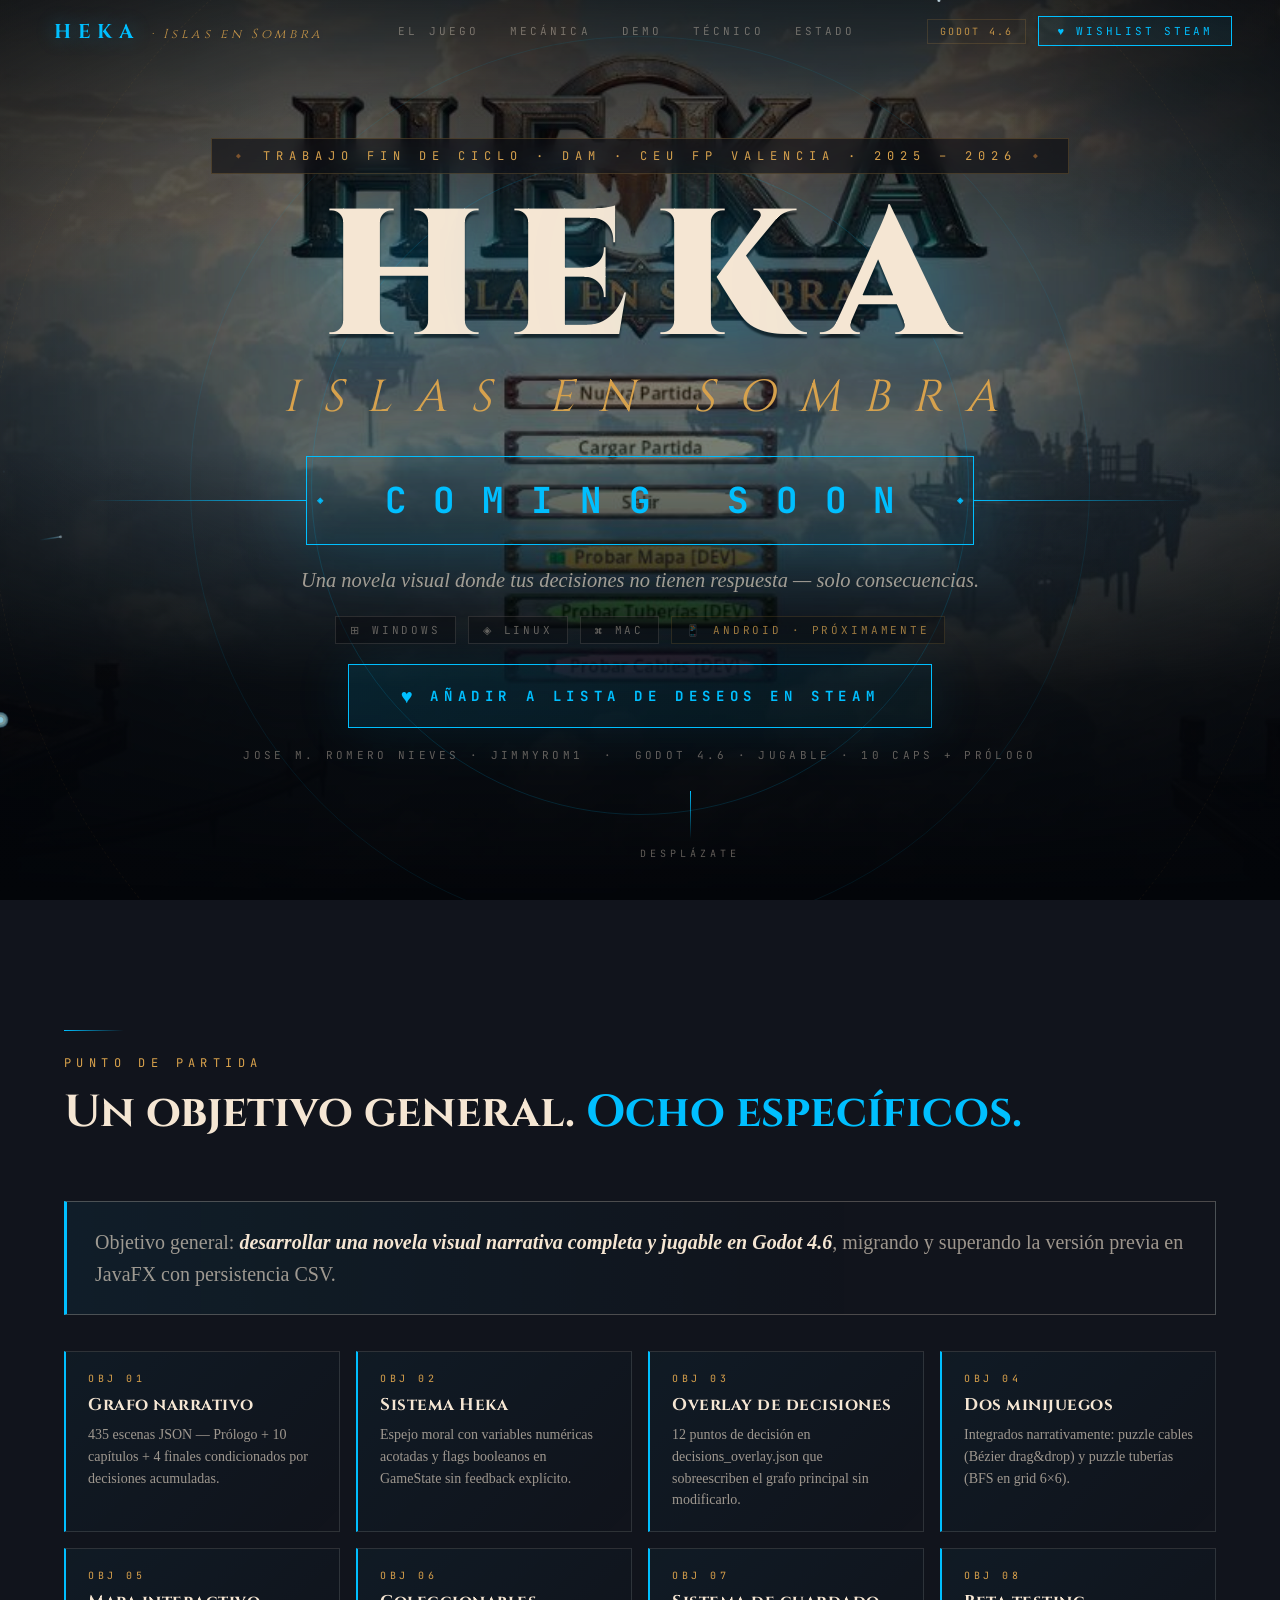
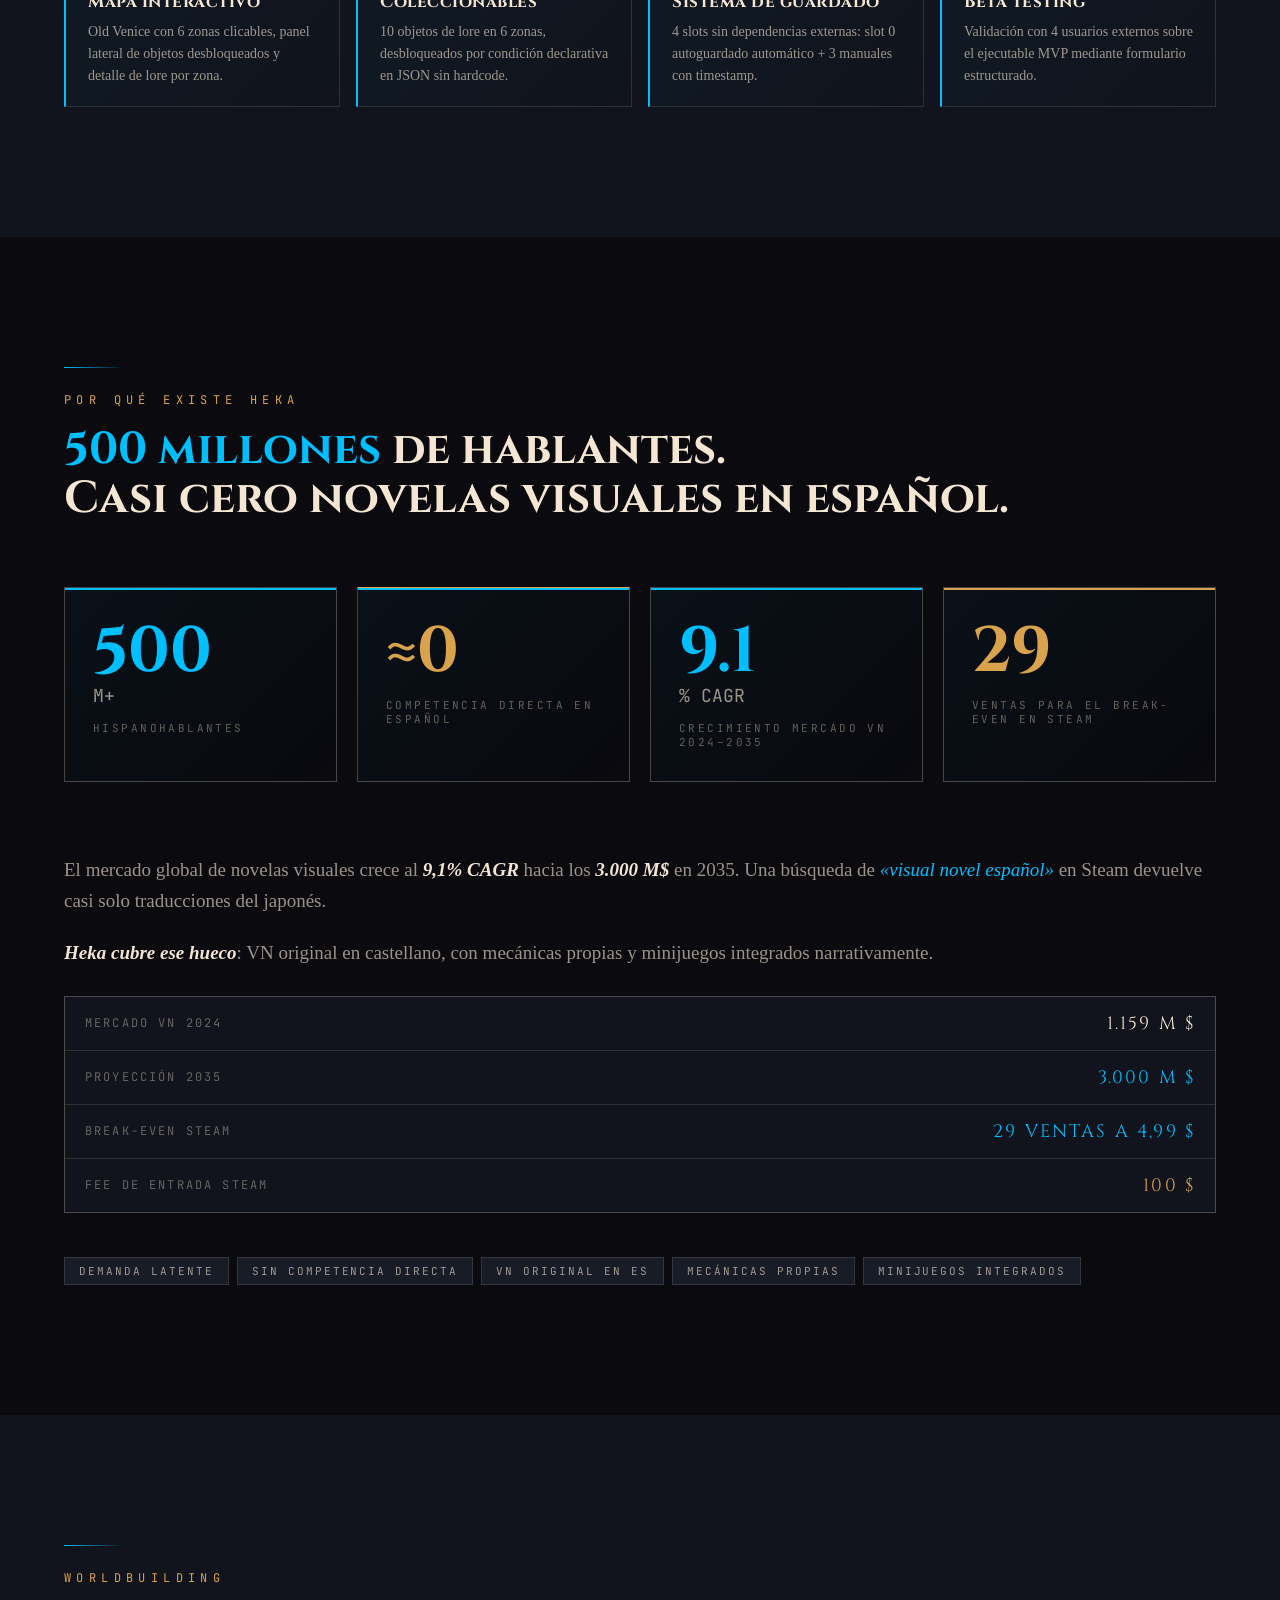
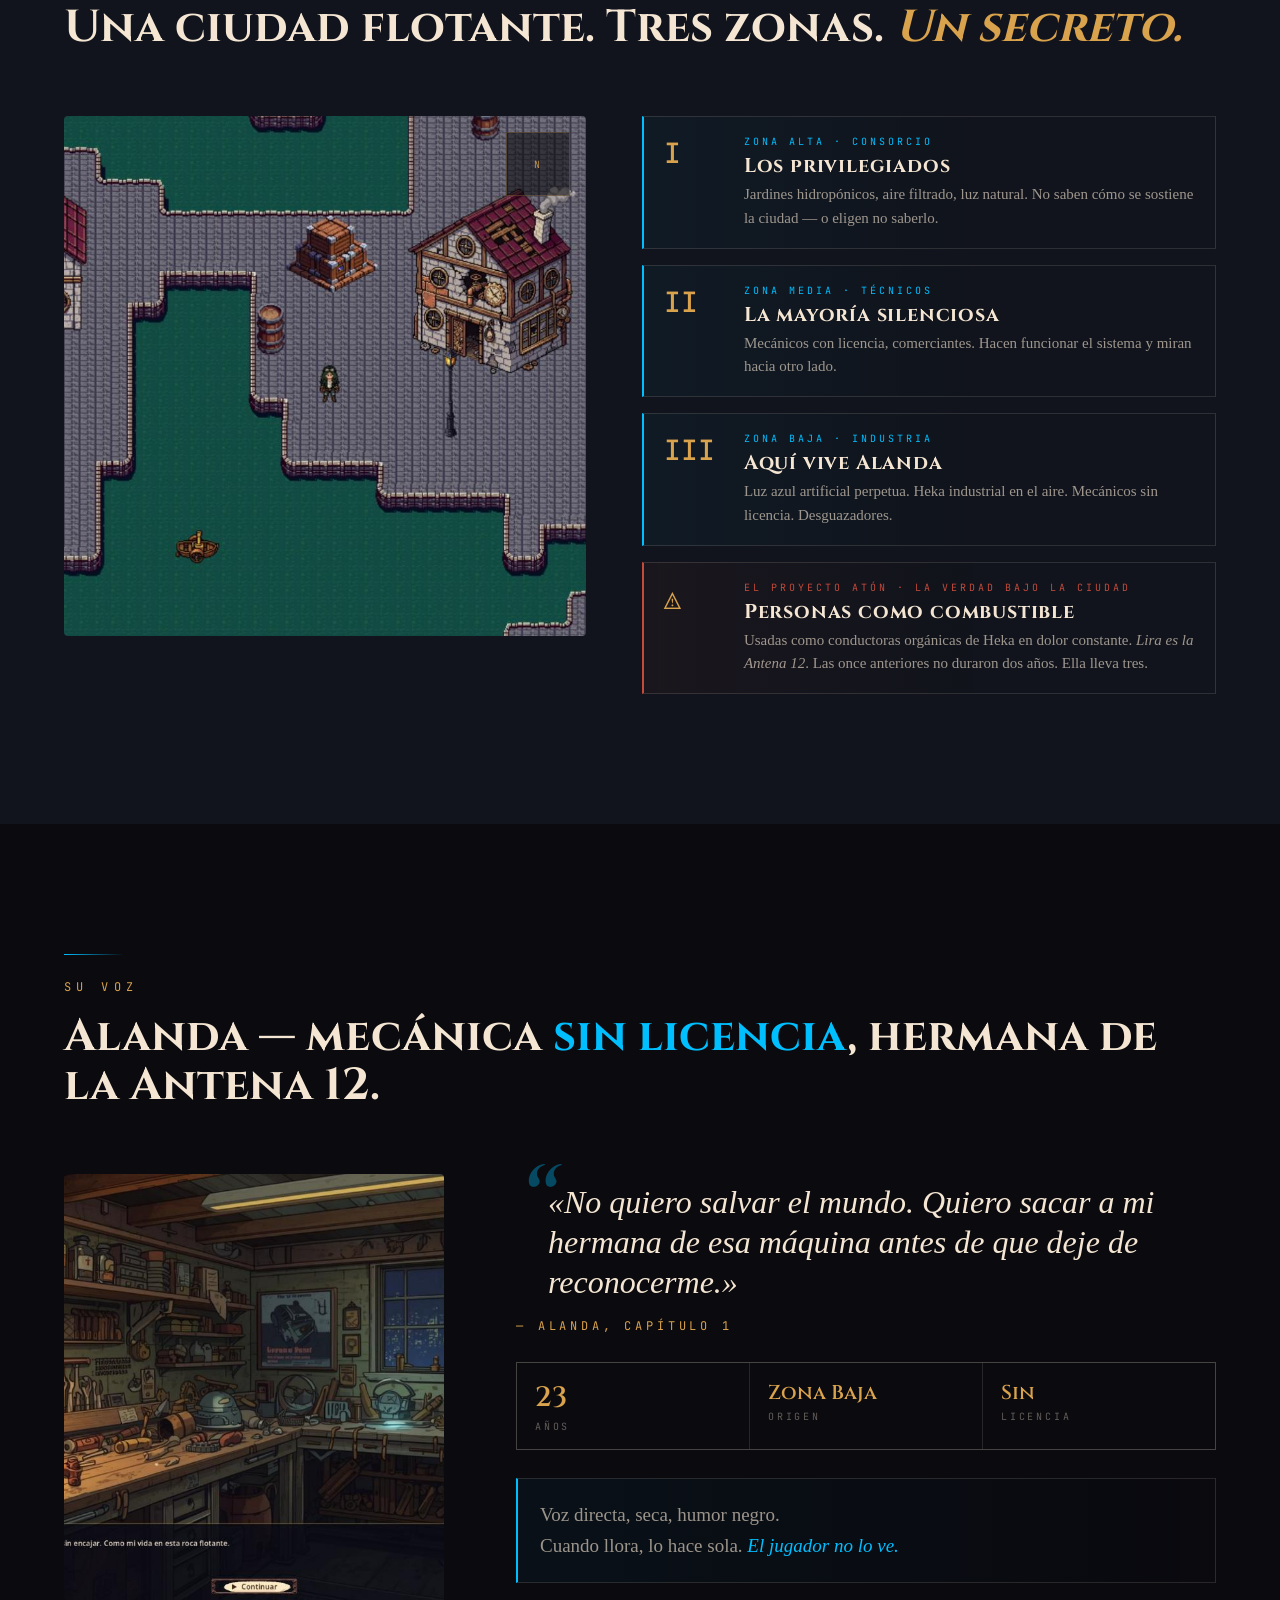
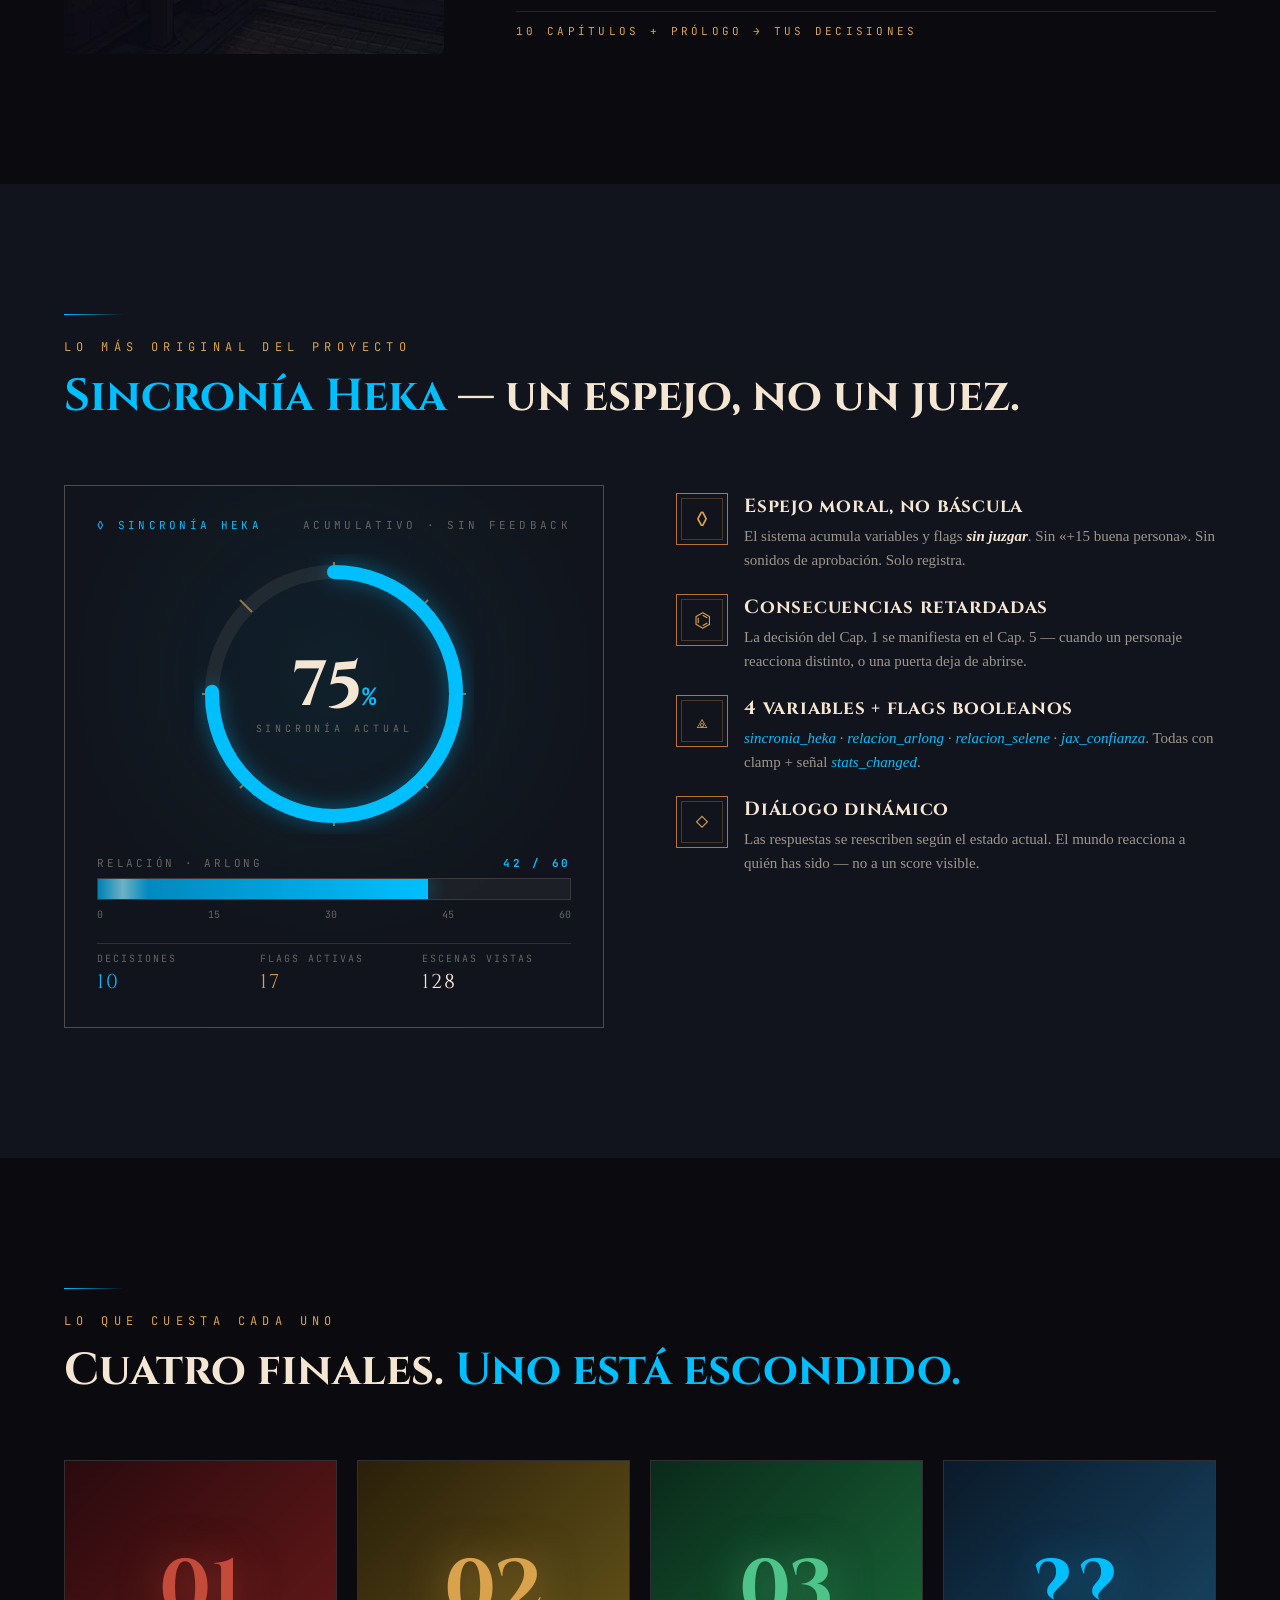
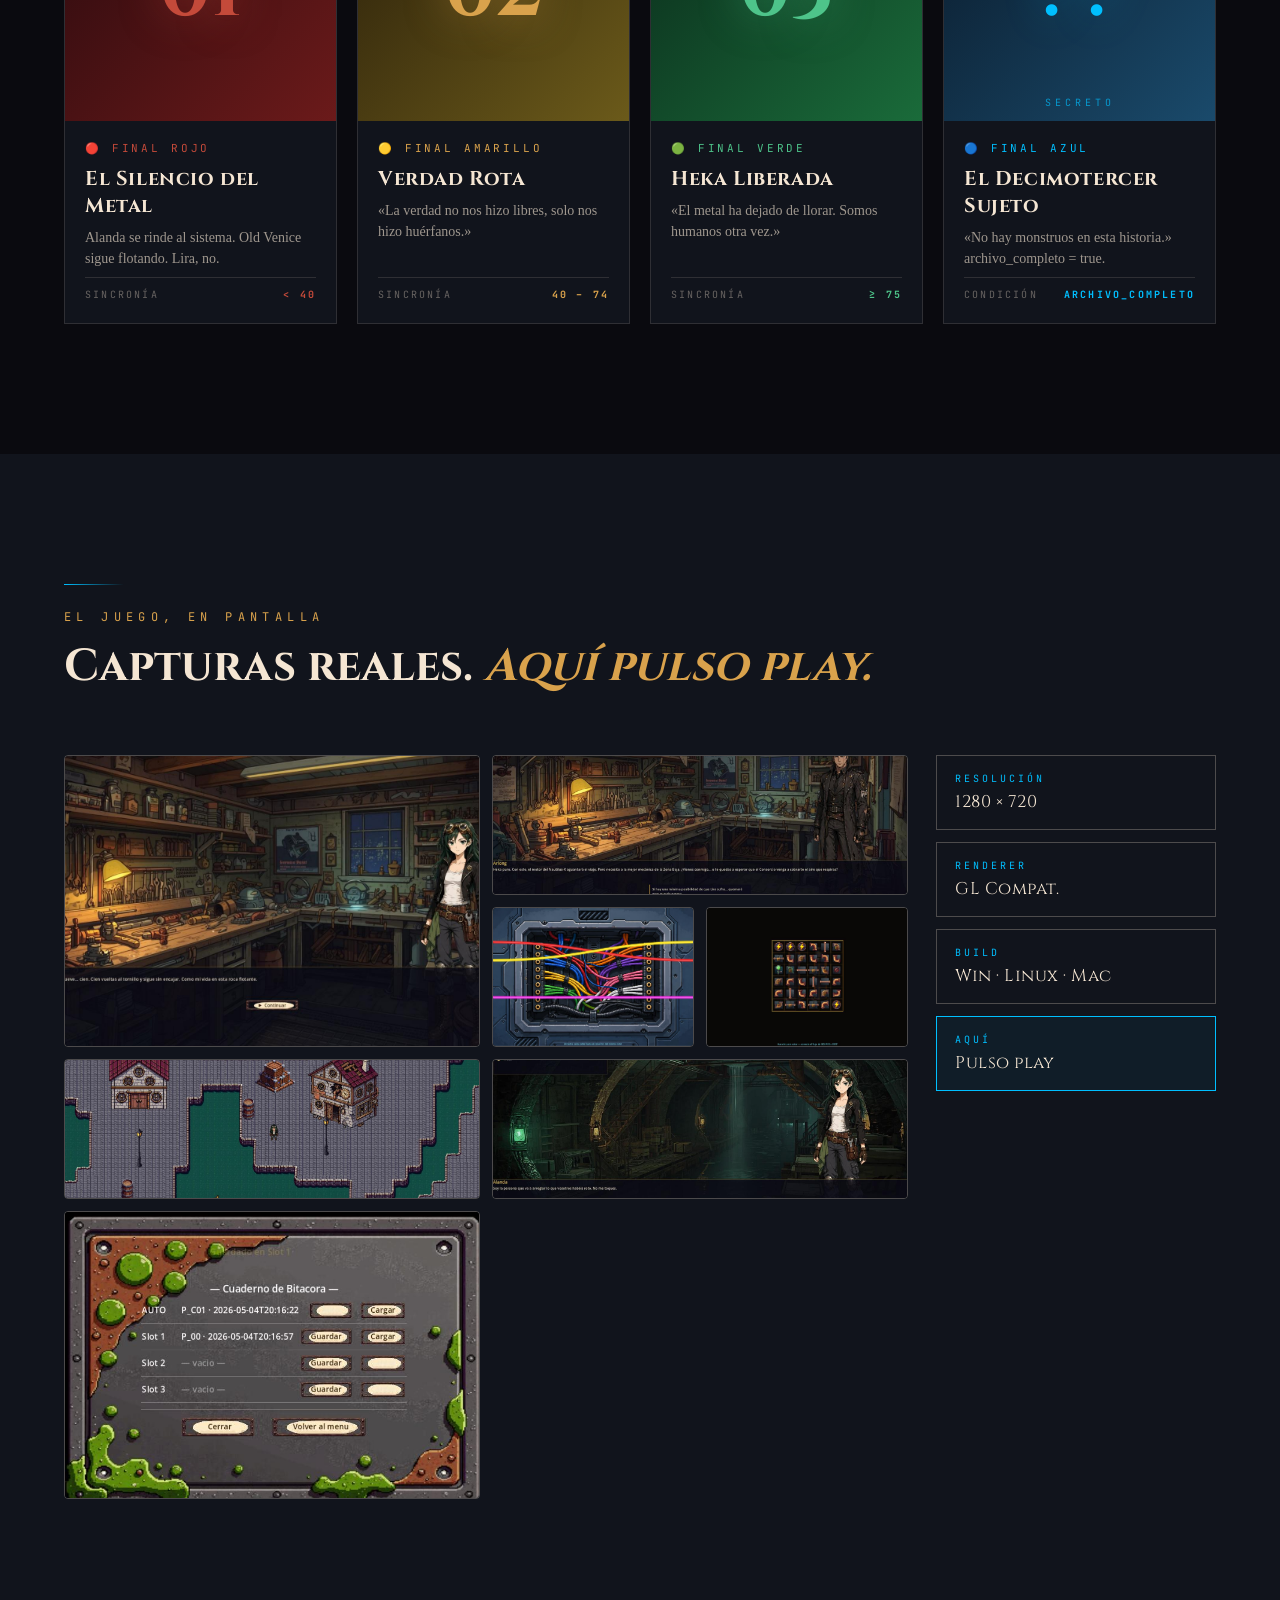
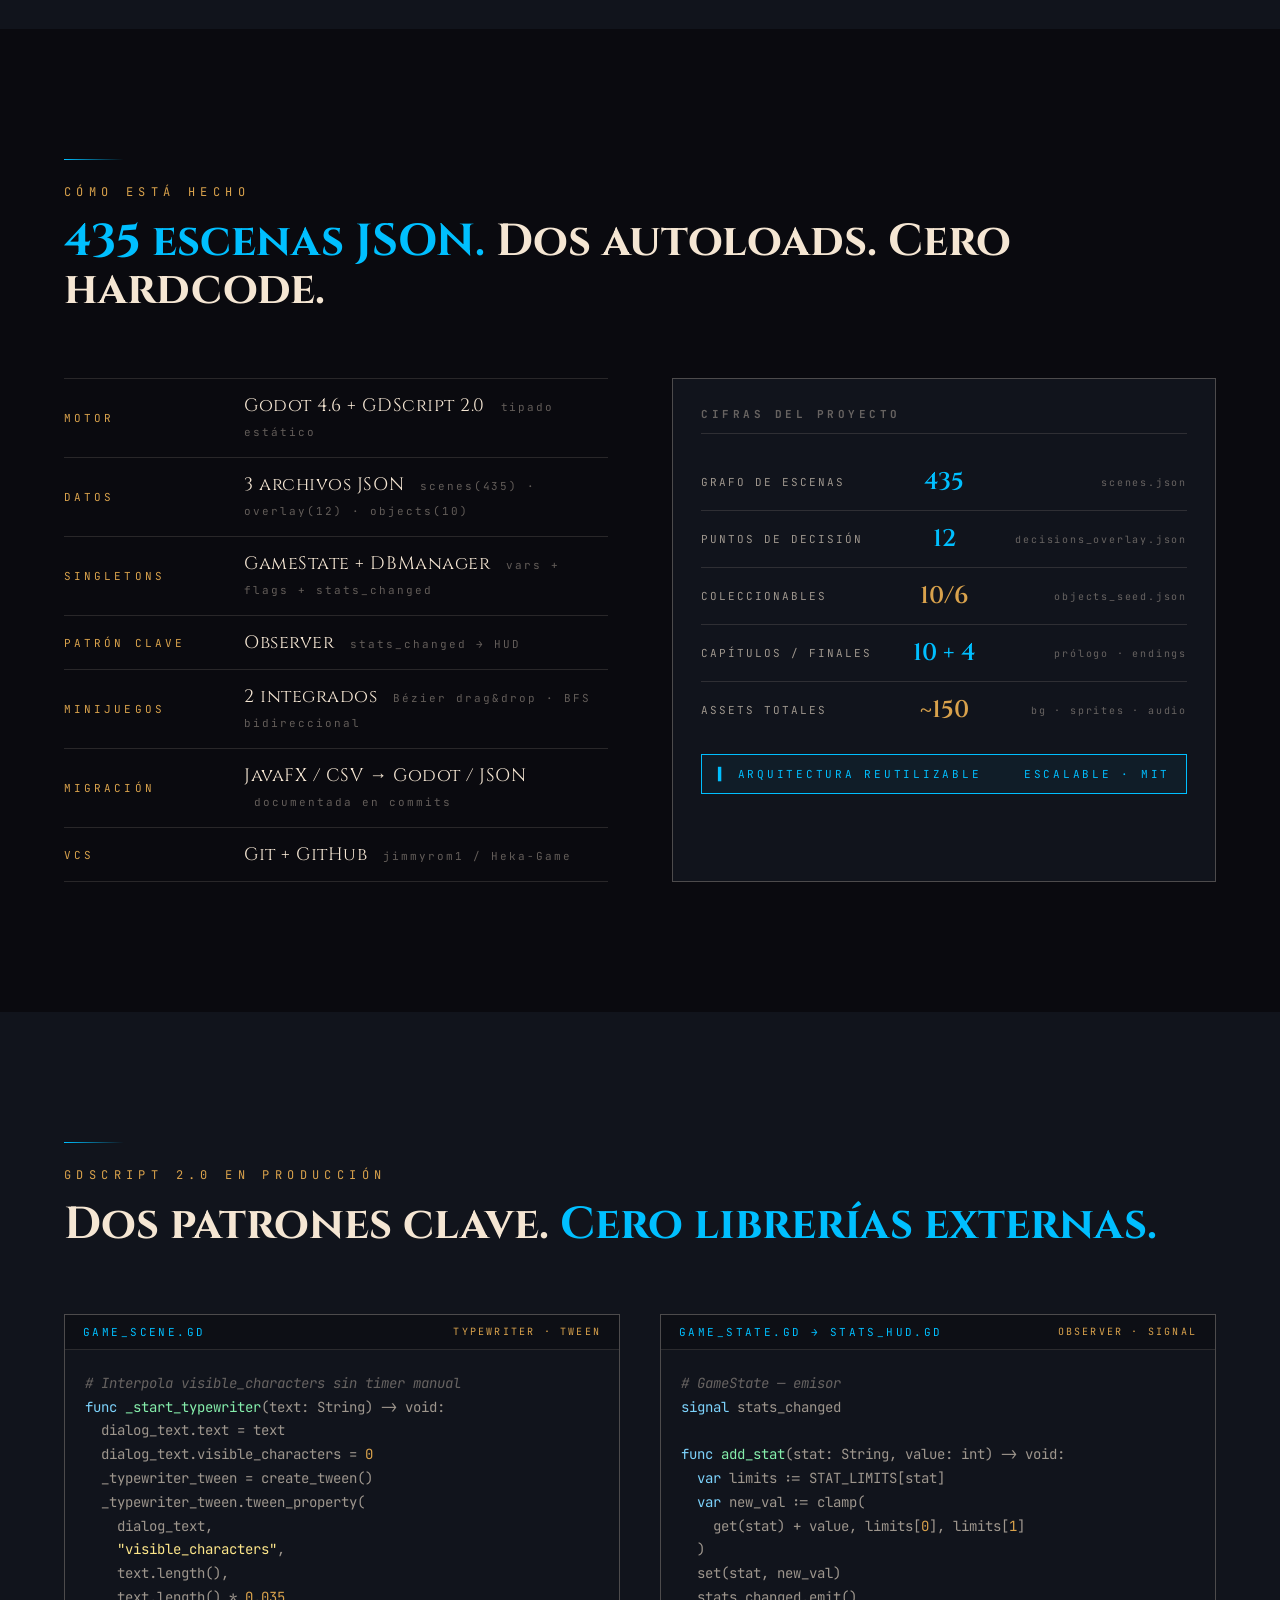
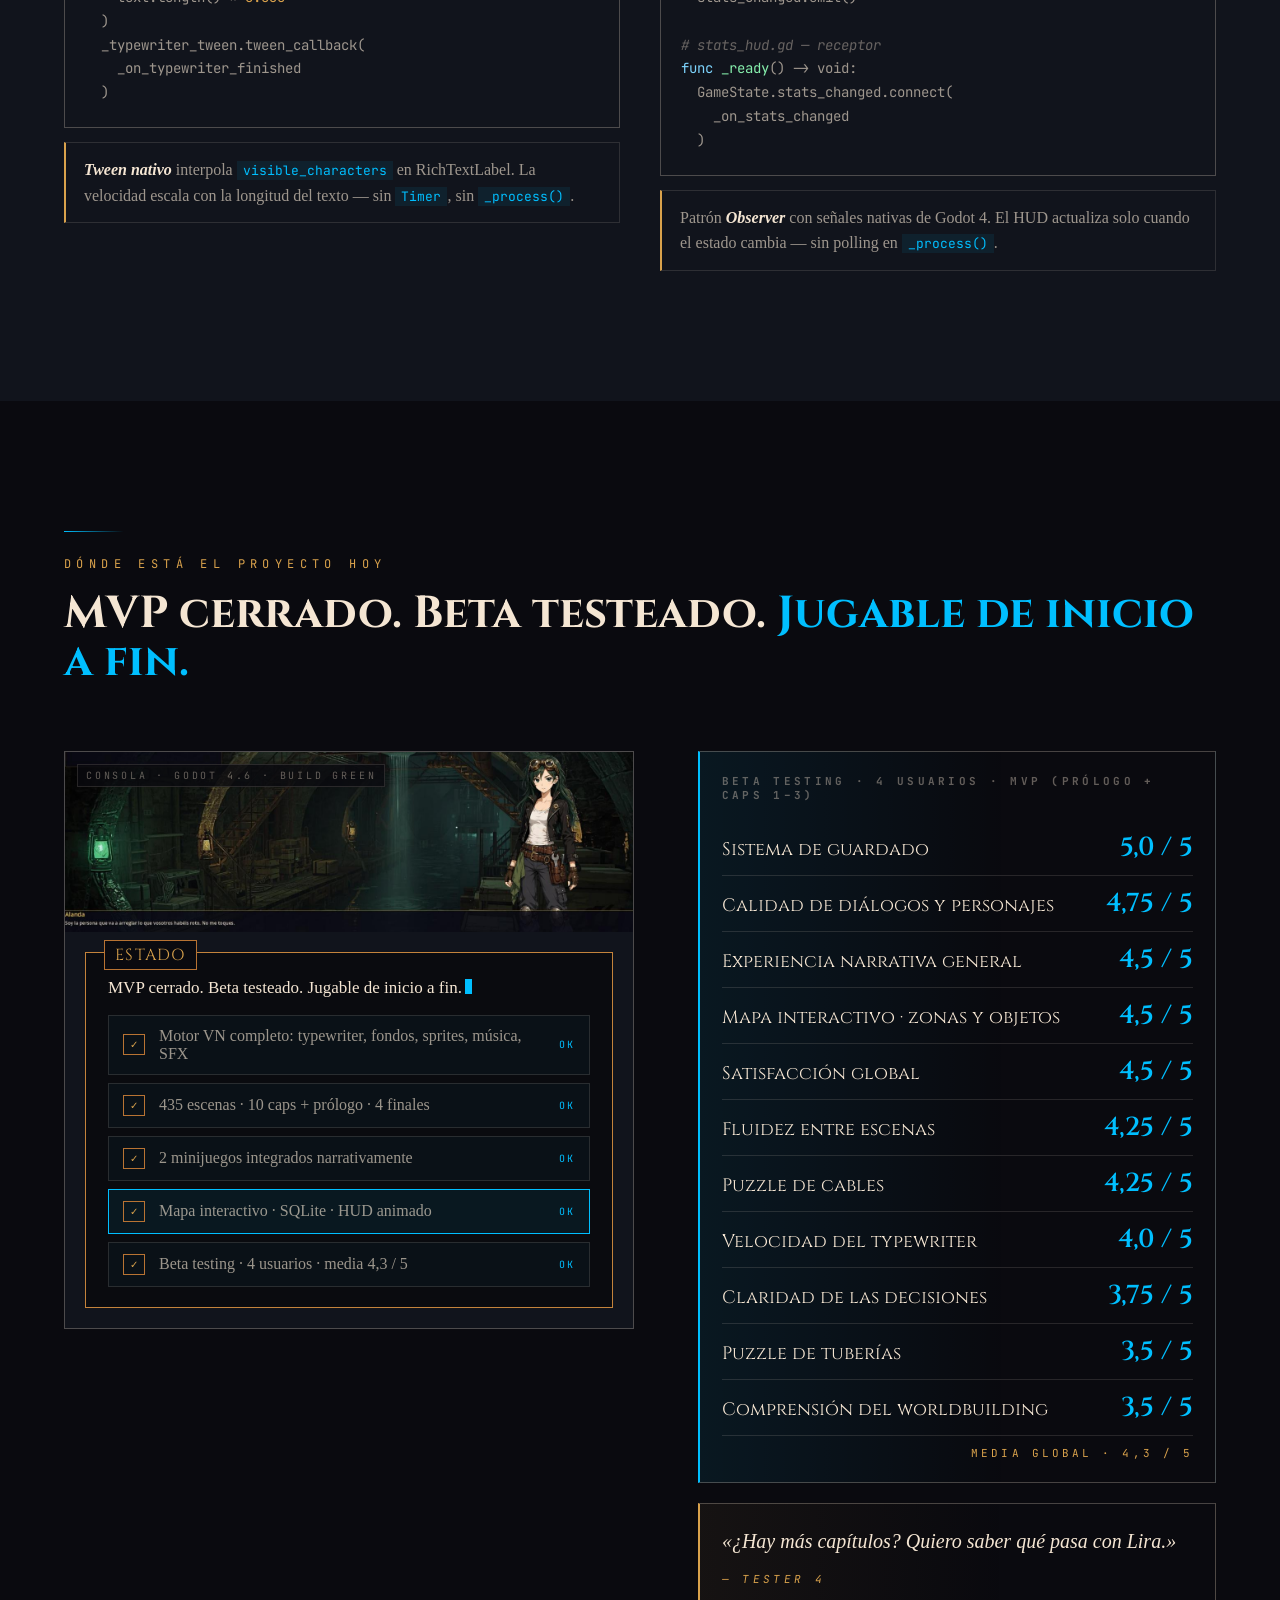
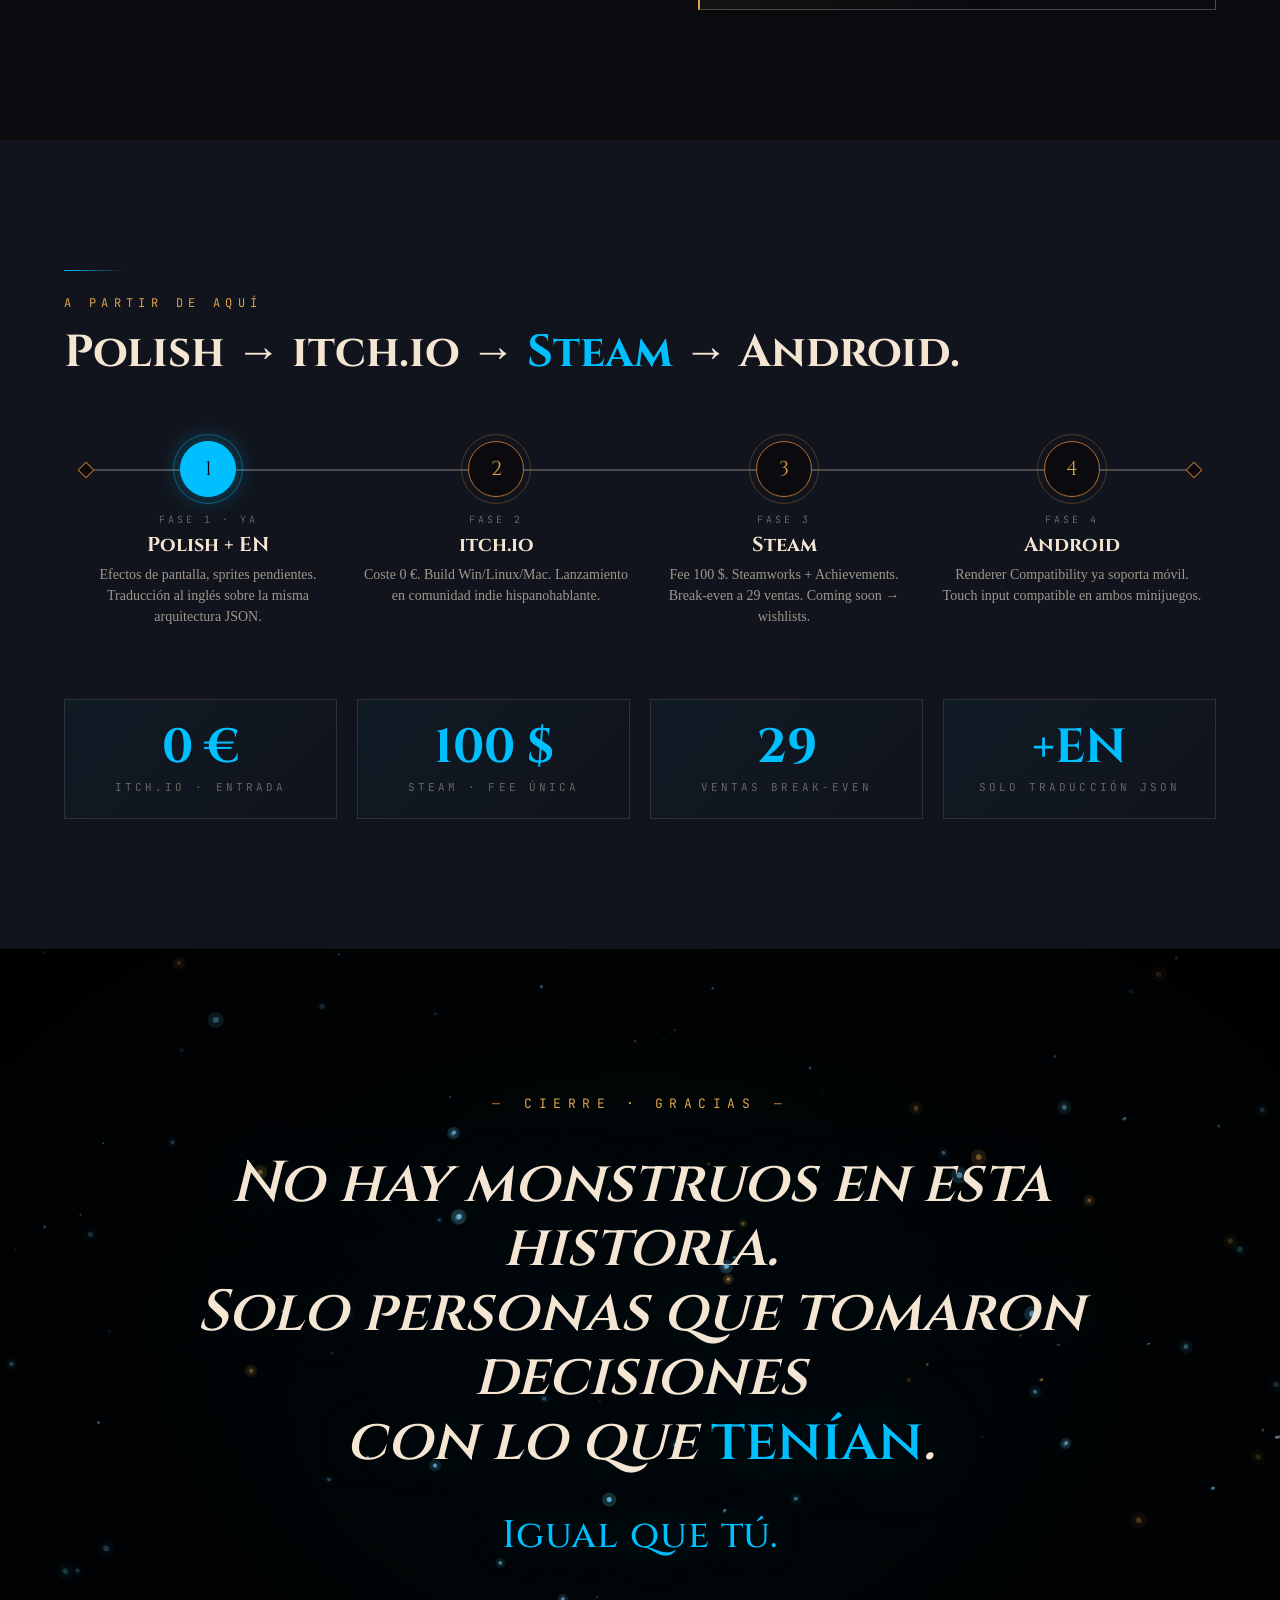
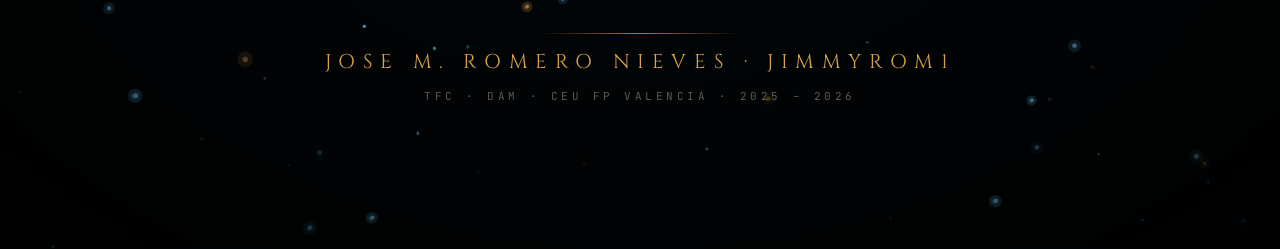
<file: index.html>
<!doctype html>
<html lang="es">
<head>
<meta charset="utf-8">
<title>HEKA: Islas en Sombra — Novela Visual · TFC 2025–2026</title>
<meta name="viewport" content="width=device-width, initial-scale=1">
<meta name="description" content="HEKA: Islas en Sombra — Una novela visual steampunk donde tus decisiones no tienen respuesta, solo consecuencias.">
<link rel="preconnect" href="https://fonts.googleapis.com">
<link rel="preconnect" href="https://fonts.gstatic.com" crossorigin>
<link href="https://fonts.googleapis.com/css2?family=Cinzel:wght@400;500;600;700;800;900&family=IM+Fell+English:ital@0;1&family=JetBrains+Mono:wght@300;400;500;600;700&display=swap" rel="stylesheet">
<style>
/* ── Reset ── */
*, *::before, *::after { box-sizing: border-box; margin: 0; padding: 0; }
html { scroll-behavior: smooth; scroll-snap-type: y proximity; }

/* ── Tokens ── */
:root {
  --ink:          #0a0a0f;
  --ink-2:        #11141c;
  --ink-3:        #181c26;
  --line:         rgba(245,230,211,.13);
  --line-s:       rgba(245,230,211,.26);
  --paper:        #F5E6D3;
  --paper-m:      rgba(245,230,211,.62);
  --paper-d:      rgba(245,230,211,.38);
  --heka:         #00BFFF;
  --heka-d:       #0080b3;
  --heka-g:       rgba(0,191,255,.4);
  --copper:       #B87333;
  --copper-l:     #D9A24C;
  --copper-g:     rgba(217,162,76,.3);
  --danger:       #c44a3a;
  --serif:        'IM Fell English', Georgia, serif;
  --display:      'Cinzel', serif;
  --mono:         'JetBrains Mono', monospace;
  --max:          1320px;
  --nav-h:        64px;
}

body {
  background: var(--ink);
  color: var(--paper);
  font-family: var(--serif);
  overflow-x: hidden;
}

/* ── Nav ── */
#navbar {
  position: fixed;
  top: 0; left: 0; right: 0;
  height: var(--nav-h);
  z-index: 1000;
  display: flex;
  flex-direction: column;
  transition: background 400ms ease, border-color 400ms ease;
}
#navbar.scrolled {
  background: rgba(7,8,13,.92);
  border-bottom: 1px solid var(--line);
  backdrop-filter: blur(16px);
  -webkit-backdrop-filter: blur(16px);
}
.nav-inner {
  flex: 1;
  max-width: var(--max);
  margin: 0 auto;
  width: 100%;
  padding: 0 48px;
  display: flex;
  align-items: center;
  justify-content: space-between;
  gap: 32px;
}
.nav-logo {
  font-family: var(--display);
  font-size: 20px;
  font-weight: 700;
  letter-spacing: .32em;
  color: var(--heka);
  text-decoration: none;
  text-shadow: 0 0 20px var(--heka-g);
  white-space: nowrap;
  text-indent: .32em;
}
.nav-logo span {
  font-style: italic;
  font-weight: 400;
  font-size: 13px;
  letter-spacing: .28em;
  color: var(--copper-l);
  margin-left: 12px;
  opacity: .85;
}
.nav-links {
  display: flex;
  gap: 28px;
}
.nav-link {
  font-family: var(--mono);
  font-size: 11px;
  letter-spacing: .28em;
  text-transform: uppercase;
  color: var(--paper-d);
  text-decoration: none;
  text-indent: .28em;
  transition: color .2s;
}
.nav-link:hover, .nav-link.active { color: var(--heka); }
.nav-right { display: flex; align-items: center; gap: 12px; }
.nav-tag {
  font-family: var(--mono);
  font-size: 10px;
  letter-spacing: .22em;
  text-transform: uppercase;
  color: var(--copper-l);
  padding: 5px 12px;
  border: 1px solid rgba(217,162,76,.2);
  opacity: .85;
}
.nav-cta {
  font-family: var(--mono);
  font-size: 11px;
  letter-spacing: .25em;
  text-transform: uppercase;
  color: var(--heka);
  padding: 7px 18px;
  border: 1px solid var(--heka);
  background: rgba(0,191,255,.06);
  cursor: pointer;
  text-decoration: none;
  transition: background .2s;
}
.nav-cta:hover { background: rgba(0,191,255,.12); }
.nav-progress-bar {
  height: 2px;
  background: linear-gradient(90deg, var(--heka-d), var(--heka));
  width: 0%;
  transition: width .1s linear;
  box-shadow: 0 0 8px var(--heka-g);
}

/* ── Scroll animations ── */
.a {
  opacity: 0;
  transform: translateY(26px);
  filter: blur(4px);
  transition: opacity .7s cubic-bezier(.2,.7,.2,1),
              transform .7s cubic-bezier(.2,.7,.2,1),
              filter .6s ease;
}
.a.in { opacity: 1; transform: none; filter: blur(0); }
.a[data-d="1"]  { transition-delay: .1s; }
.a[data-d="2"]  { transition-delay: .2s; }
.a[data-d="3"]  { transition-delay: .3s; }
.a[data-d="4"]  { transition-delay: .4s; }
.a[data-d="5"]  { transition-delay: .5s; }
.a[data-d="6"]  { transition-delay: .6s; }
.a[data-d="7"]  { transition-delay: .7s; }

/* ── Shared section layout ── */
.section {
  position: relative;
  padding: 130px 0;
  overflow: hidden;
  scroll-snap-align: start;
}
.section.alt { background: var(--ink-2); }
.container {
  max-width: var(--max);
  margin: 0 auto;
  padding: 0 64px;
}
.section-eyebrow {
  font-family: var(--mono);
  font-size: 12px;
  letter-spacing: .45em;
  text-transform: uppercase;
  color: var(--copper-l);
  margin-bottom: 18px;
}
.section-title {
  font-family: var(--display);
  font-weight: 700;
  font-size: clamp(32px, 3.5vw, 60px);
  line-height: 1.08;
  color: var(--paper);
  margin-bottom: 64px;
}
.section-title .accent { color: var(--heka); }
.section-title .gold   { color: var(--copper-l); font-style: italic; }
.section-line {
  width: 60px; height: 1px;
  background: linear-gradient(90deg, var(--heka), transparent);
  margin-bottom: 24px;
}

/* ── Placeholder (image frame) ── */
.ph {
  position: relative;
  background:
    linear-gradient(135deg,rgba(0,191,255,.03),rgba(184,115,51,.03)),
    repeating-linear-gradient(135deg,rgba(245,230,211,.03) 0 2px,transparent 2px 14px),
    var(--ink-2);
  border: 1px solid var(--line-s);
  overflow: hidden;
  display: flex; align-items: center; justify-content: center;
}
.ph-label {
  font-family: var(--mono);
  font-size: 11px;
  letter-spacing: .3em;
  text-transform: uppercase;
  color: var(--paper-m);
  text-align: center;
  padding: 14px 20px;
  background: rgba(10,10,15,.75);
  border: 1px solid var(--line);
  position: relative; z-index: 1;
}
.ph-label small {
  display: block; font-size: 9px; letter-spacing: .18em;
  color: var(--paper-d); margin-top: 5px;
}
.ph-grid {
  position: absolute; inset: 0;
  background:
    linear-gradient(rgba(245,230,211,.035) 1px,transparent 1px) 0 0/40px 40px,
    linear-gradient(90deg,rgba(245,230,211,.035) 1px,transparent 1px) 0 0/40px 40px;
}
.screw {
  position: absolute; width: 12px; height: 12px; border-radius: 50%;
  background: radial-gradient(circle at 35% 30%,#C9892A 0%,#6e4318 70%,#2a1a08 100%);
  box-shadow: inset 0 0 2px rgba(0,0,0,.6);
}
.screw::after {
  content:""; position:absolute; top:50%; left:15%; right:15%; height:1.5px;
  background:rgba(0,0,0,.7); transform:translateY(-50%) rotate(35deg); border-radius:2px;
}
.screw.tl{top:8px;left:8px} .screw.tr{top:8px;right:8px}
.screw.bl{bottom:8px;left:8px} .screw.br{bottom:8px;right:8px}

/* ── Cards / chips ── */
.chips { display: flex; flex-wrap: wrap; gap: 8px; margin-top: 24px; }
.chip {
  font-family: var(--mono); font-size: 11px; letter-spacing: .18em;
  text-transform: uppercase; padding: 6px 14px;
  border: 1px solid var(--line); color: var(--paper-m); background: var(--ink-3);
}

/* ─────────────────────────────────────────────
   S1 · HERO
───────────────────────────────────────────── */
#hero {
  position: relative;
  height: 100vh;
  min-height: 700px;
  display: flex; align-items: center; justify-content: center;
  text-align: center;
  overflow: hidden;
  scroll-snap-align: start;
}
#hero-canvas {
  position: absolute; inset: 0; width: 100%; height: 100%; z-index: 1;
}
.hero-keyart {
  position: absolute;
  top: -15%; left: 0; right: 0; bottom: -15%;
  z-index: 0;
  will-change: transform;
}
.hero-keyart .ph { border: none; width: 100%; height: 100%; }
.hero-cinematic {
  position: absolute; inset: 0; z-index: 2;
  background:
    linear-gradient(180deg,
      rgba(4,5,10,.65) 0%,
      rgba(4,5,10,.0)  28%,
      rgba(4,5,10,.0)  50%,
      rgba(4,5,10,.82) 76%,
      rgba(4,5,10,1)   100%),
    linear-gradient(90deg,
      rgba(4,5,10,.45) 0%,
      transparent 22%,
      transparent 78%,
      rgba(4,5,10,.45) 100%);
}
.hero-gear {
  position: absolute; border-radius: 50%;
  border: 1px solid rgba(0,191,255,.10);
  pointer-events: none; z-index: 2;
  top: 50%; left: 50%; transform: translate(-50%,-46%);
  width: 900px; height: 900px;
}
.hero-gear::before {
  content:""; position:absolute; inset:-200px;
  border: 1px solid rgba(217,162,76,.07);
  border-radius: 50%; border-style: dashed;
}
.hero-gear::after {
  content:""; position:absolute; inset:120px;
  border: 1px solid rgba(0,191,255,.18);
  border-radius: 50%;
}
.hero-content {
  position: relative; z-index: 5;
  display: flex; flex-direction: column;
  align-items: center; gap: 20px;
  padding: 0 40px;
}
.hero-badge {
  font-family: var(--mono); font-size: 12px;
  letter-spacing: .5em; text-transform: uppercase;
  color: var(--copper-l);
  padding: 9px 24px;
  border: 1px solid rgba(217,162,76,.22);
  background: rgba(10,10,15,.6);
  backdrop-filter: blur(8px);
  display: flex; gap: 16px; align-items: center;
}
.hero-badge .sep { color: var(--copper); font-size: 8px; opacity: .6; }
.hero-title { display: flex; flex-direction: column; align-items: center; gap: 8px; margin: 8px 0; }
.hero-heka {
  font-family: var(--display);
  font-weight: 900;
  font-size: clamp(100px, 14vw, 220px);
  line-height: .88;
  letter-spacing: .14em;
  color: var(--paper);
  text-shadow:
    0 0 80px rgba(0,191,255,.38),
    0 0 200px rgba(0,191,255,.14),
    0 4px 2px rgba(0,0,0,.7);
  text-indent: .14em;
}
.hero-sub {
  font-family: var(--display);
  font-style: italic;
  font-weight: 400;
  font-size: clamp(28px, 3.5vw, 50px);
  letter-spacing: .52em;
  text-transform: uppercase;
  color: var(--copper-l);
  text-indent: .52em;
}
.hero-stamp-wrap {
  display: flex; align-items: center; gap: 0; width: min(1100px, 88vw);
}
.hero-stamp-wrap::before,
.hero-stamp-wrap::after {
  content:""; flex: 1; height: 1px;
}
.hero-stamp-wrap::before { background: linear-gradient(90deg, transparent, var(--heka)); }
.hero-stamp-wrap::after  { background: linear-gradient(270deg, transparent, var(--heka)); }
.hero-stamp {
  flex-shrink: 0;
  font-family: var(--mono); font-size: clamp(20px, 2.8vw, 42px); font-weight: 700;
  letter-spacing: .75em; text-transform: uppercase;
  color: var(--heka); padding: clamp(14px, 1.5vw, 24px) clamp(40px, 4vw, 72px); text-indent: .75em;
  border: 1px solid var(--heka);
  background: rgba(0,191,255,.05);
  box-shadow: 0 0 80px rgba(0,191,255,.18), inset 0 0 30px rgba(0,191,255,.06);
  position: relative;
}
.hero-stamp::before,.hero-stamp::after {
  content:"◈"; position:absolute; top:50%; transform:translateY(-50%);
  font-size:8px; color:var(--heka); letter-spacing:0; text-indent:0;
}
.hero-stamp::before{left:10px} .hero-stamp::after{right:10px}
.hero-tagline {
  font-family: var(--serif); font-style: italic;
  font-size: clamp(16px, 1.6vw, 22px);
  line-height: 1.55; color: var(--paper-m);
  max-width: 700px;
}
.hero-platforms { display: flex; gap: 12px; flex-wrap: wrap; justify-content: center; }
.hero-platform {
  font-family: var(--mono); font-size: 11px; letter-spacing: .26em;
  text-transform: uppercase; color: var(--paper-d);
  padding: 6px 14px; border: 1px solid var(--line);
  background: rgba(10,10,15,.5);
}
.hero-platform.future { color: var(--copper-l); border-color: rgba(217,162,76,.22); opacity: .7; }
.hero-cta {
  display: flex; align-items: center; gap: 12px;
  padding: 18px 52px;
  background: linear-gradient(135deg,rgba(0,191,255,.12),rgba(0,191,255,.05));
  border: 1px solid var(--heka); color: var(--heka);
  font-family: var(--mono); font-size: 14px; font-weight: 700;
  letter-spacing: .4em; text-transform: uppercase;
  cursor: pointer;
  box-shadow: 0 0 60px rgba(0,191,255,.1);
  position: relative; overflow: hidden;
}
.hero-cta::before {
  content:""; position:absolute; top:0; left:-130%;
  width:80px; height:100%;
  background: linear-gradient(90deg,transparent,rgba(0,191,255,.22),transparent);
  animation: sheen 3.5s ease-in-out 2s infinite;
}
@keyframes sheen { 0%{left:-130%} 45%,100%{left:140%} }
.hero-cta .heart { font-size: 20px; display: inline-block; animation: hbeat 1.8s ease-in-out infinite; }
@keyframes hbeat { 0%,100%{transform:scale(1)} 50%{transform:scale(1.3)} }
.hero-author {
  font-family: var(--mono); font-size: 11px;
  letter-spacing: .3em; text-transform: uppercase; color: var(--paper-d);
}
.scroll-hint {
  position: absolute; bottom: 40px; left: 50%; transform: translateX(-50%);
  z-index: 5; display: flex; flex-direction: column; align-items: center; gap: 8px;
  font-family: var(--mono); font-size: 10px; letter-spacing: .4em;
  text-transform: uppercase; color: var(--paper-d);
}
.scroll-hint-line {
  width: 1px; height: 48px;
  background: linear-gradient(180deg,var(--heka),transparent);
  animation: scrollLine 1.8s ease-in-out infinite;
}
@keyframes scrollLine { 0%,100%{opacity:.3;transform:scaleY(.5)} 50%{opacity:1;transform:scaleY(1)} }
/* tw cursor */
.tw-cur {
  display: inline-block; width: .06em; height: .82em;
  background: var(--heka); margin-left: 6px; vertical-align: -.1em;
  box-shadow: 0 0 18px var(--heka-g);
  animation: blink .9s steps(2,start) infinite;
}
@keyframes blink { 50%{opacity:0} }

/* ─────────────────────────────────────────────
   S2 · EL PROBLEMA
───────────────────────────────────────────── */
.stat-row {
  display: grid;
  grid-template-columns: repeat(4,1fr);
  gap: 20px;
  margin-bottom: 72px;
}
.stat-card {
  padding: 32px 28px;
  border: 1px solid var(--line-s);
  background: linear-gradient(135deg,rgba(0,191,255,.04),transparent);
  display: flex; flex-direction: column; gap: 6px;
  position: relative; overflow: hidden;
}
.stat-card::before {
  content:""; position:absolute; top:0; left:0; right:0; height:2px;
  background: var(--heka);
}
.stat-card.gold::before { background: var(--copper-l); }
.stat-card.danger::before { background: var(--danger); }
.stat-num {
  font-family: var(--display);
  font-size: clamp(40px,5vw,72px);
  font-weight: 700;
  color: var(--heka);
  line-height: 1;
}
.stat-card.gold .stat-num { color: var(--copper-l); }
.stat-unit { font-family: var(--mono); font-size: 18px; color: var(--paper-m); margin-top: -6px; }
.stat-label {
  font-family: var(--mono); font-size: 11px; letter-spacing: .22em;
  text-transform: uppercase; color: var(--paper-d); margin-top: 8px;
}
.problema-grid {
  display: grid; grid-template-columns: 1fr 1fr; gap: 64px; align-items: start;
}
.problema-text { display: flex; flex-direction: column; gap: 20px; }
.problema-text p {
  font-family: var(--serif); font-size: 19px; line-height: 1.65; color: var(--paper-m);
}
.problema-text p strong { color: var(--paper); font-weight: 600; font-style: italic; }
.problema-text p em { color: var(--heka); font-style: italic; }
.market-table { border: 1px solid var(--line-s); background: var(--ink-2); margin-top: 8px; }
.mt-row {
  display: flex; justify-content: space-between; align-items: center;
  padding: 14px 20px; border-bottom: 1px solid var(--line);
  font-family: var(--mono); font-size: 12px; letter-spacing: .18em;
  text-transform: uppercase; color: var(--paper-d);
}
.mt-row:last-child { border-bottom: none; }
.mt-v { font-family: var(--display); font-size: 18px; color: var(--paper); }
.mt-v.heka { color: var(--heka); }
.mt-v.copper { color: var(--copper-l); }
.problema-visual { height: 420px; }
.problema-visual .ph { height: 100%; }

/* ─────────────────────────────────────────────
   S3 · EL MUNDO
───────────────────────────────────────────── */
.mundo-grid {
  display: grid; grid-template-columns: 1fr 1.1fr; gap: 56px;
}
.map-frame { position: relative; height: 520px; }
.map-frame .ph { height: 100%; }
.compass {
  position: absolute; top: 16px; right: 16px; z-index: 2;
  font-family: var(--mono); font-size: 10px; letter-spacing: .2em;
  color: var(--copper-l); opacity: .8;
  width: 64px; height: 64px;
  border: 1px solid rgba(217,162,76,.3);
  display: grid; place-items: center;
  background: rgba(10,10,15,.7);
}
.zones-list { display: flex; flex-direction: column; gap: 16px; }
.zone-card {
  display: grid; grid-template-columns: 64px 1fr; gap: 16px;
  padding: 18px 20px; border: 1px solid var(--line);
  background: linear-gradient(90deg,rgba(0,191,255,.04),transparent 60%);
  border-left: 2px solid var(--heka);
}
.zone-card.aton {
  border-left-color: var(--danger);
  background: linear-gradient(90deg,rgba(196,74,58,.05),transparent 60%);
}
.zone-num {
  font-family: var(--mono); font-size: 28px; font-weight: 500;
  color: var(--copper-l); line-height: 1; padding-top: 4px;
}
.zone-biome {
  font-family: var(--mono); font-size: 10px; letter-spacing: .3em;
  text-transform: uppercase; color: var(--heka); margin-bottom: 4px;
}
.zone-card.aton .zone-biome { color: var(--danger); }
.zone-card h3 {
  font-family: var(--display); font-size: 20px;
  letter-spacing: .04em; margin-bottom: 4px;
}
.zone-card p {
  font-family: var(--serif); font-size: 15px; line-height: 1.55; color: var(--paper-m);
}

/* ─────────────────────────────────────────────
   S4 · PROTAGONISTA
───────────────────────────────────────────── */
.prot-grid {
  display: grid; grid-template-columns: 380px 1fr; gap: 72px; align-items: start;
}
.prot-portrait { height: 480px; }
.prot-portrait .ph { height: 100%; }
.prot-info { display: flex; flex-direction: column; gap: 28px; padding-top: 8px; }
.prot-quote {
  font-family: var(--serif); font-style: italic;
  font-size: clamp(22px,2.5vw,38px); line-height: 1.25;
  color: var(--paper); position: relative;
  padding-left: 32px;
}
.prot-quote::before {
  content:"\201C";
  position: absolute; left: -12px; top: -20px;
  font-size: 120px; color: var(--heka); opacity: .35;
  font-family: var(--display); line-height: 1;
}
.prot-attrib {
  font-family: var(--mono); font-size: 12px; letter-spacing: .32em;
  text-transform: uppercase; color: var(--copper-l); margin-top: -12px;
}
.prot-stats {
  display: flex; gap: 0;
  border: 1px solid var(--line-s); overflow: hidden;
}
.prot-stat {
  flex: 1; padding: 16px 18px;
  border-right: 1px solid var(--line);
  display: flex; flex-direction: column; gap: 4px;
}
.prot-stat:last-child { border-right: none; }
.prot-stat-v {
  font-family: var(--display); font-size: 28px;
  font-weight: 600; color: var(--copper-l);
}
.prot-stat-k {
  font-family: var(--mono); font-size: 10px;
  letter-spacing: .28em; text-transform: uppercase; color: var(--paper-d);
}
.prot-desc {
  font-family: var(--serif); font-size: 19px; line-height: 1.65; color: var(--paper-m);
  padding: 20px 22px;
  border: 1px solid var(--line);
  background: linear-gradient(90deg,rgba(0,191,255,.04),transparent);
  border-left: 2px solid var(--heka);
}
.prot-desc em { color: var(--heka); font-style: italic; }
.prot-footer {
  font-family: var(--mono); font-size: 11px; letter-spacing: .3em;
  text-transform: uppercase; color: var(--copper-l);
  padding-top: 12px; border-top: 1px solid var(--line);
}

/* ─────────────────────────────────────────────
   S5 · MECÁNICA HEKA
───────────────────────────────────────────── */
.mech-grid {
  display: grid; grid-template-columns: 1fr 1fr; gap: 72px; align-items: start;
}
/* HUD */
.hud {
  border: 1px solid var(--line-s);
  background: radial-gradient(circle at 50% 35%,rgba(0,191,255,.07),transparent 60%),var(--ink-2);
  padding: 32px;
  display: flex; flex-direction: column; gap: 22px;
}
.hud-header {
  display: flex; justify-content: space-between;
  font-family: var(--mono); font-size: 11px; letter-spacing: .3em; text-transform: uppercase;
}
.hud-header .l { color: var(--heka); }
.hud-header .r { color: var(--paper-d); }
.hud-ring { position: relative; width: 280px; height: 280px; margin: 0 auto; }
.hud-ring svg { width: 100%; height: 100%; transform: rotate(-90deg); }
.ring-bg { fill: none; stroke: rgba(245,230,211,.07); stroke-width: 14; }
.ring-tick { stroke: rgba(217,162,76,.65); stroke-width: 2; }
.ring-fg {
  fill: none; stroke: var(--heka); stroke-width: 14;
  stroke-linecap: round;
  stroke-dasharray: 770; stroke-dashoffset: 770;
  filter: drop-shadow(0 0 10px var(--heka-g));
  transition: stroke-dashoffset 2.4s cubic-bezier(.4,0,.2,1);
}
.ring-fg.animated { stroke-dashoffset: 193; } /* 75% of 770 */
.ring-center {
  position: absolute; inset: 0;
  display: flex; flex-direction: column; align-items: center; justify-content: center;
}
.ring-num {
  font-family: var(--display); font-size: 64px; font-weight: 700;
  color: var(--paper); line-height: 1;
}
.ring-pct { font-family: var(--mono); font-size: 24px; color: var(--heka); }
.ring-lab {
  font-family: var(--mono); font-size: 10px; letter-spacing: .38em;
  text-transform: uppercase; color: var(--paper-d); margin-top: 4px;
}
.hud-bar { display: flex; flex-direction: column; gap: 8px; }
.hud-bar-meta {
  display: flex; justify-content: space-between;
  font-family: var(--mono); font-size: 11px; letter-spacing: .25em;
  text-transform: uppercase; color: var(--paper-d);
}
.hud-bar-meta b { color: var(--heka); }
.hud-track {
  height: 22px; background: rgba(245,230,211,.05);
  border: 1px solid var(--line); position: relative; overflow: hidden;
}
.hud-fill {
  position: absolute; inset: 0 100% 0 0;
  background: linear-gradient(90deg,var(--heka-d),var(--heka));
  box-shadow: 0 0 20px var(--heka-g);
  transition: inset 2s cubic-bezier(.4,0,.2,1) .4s;
}
.hud-fill.animated { inset: 0 30% 0 0; }
.hud-scan {
  position: absolute; top:0; bottom:0; width:50px;
  background: linear-gradient(90deg,transparent,rgba(245,230,211,.45),transparent);
  animation: scan 2.4s linear infinite;
}
@keyframes scan { 0%{left:-50px} 100%{left:100%} }
.hud-ticks {
  display: flex; justify-content: space-between;
  font-family: var(--mono); font-size: 10px; color: var(--paper-d);
}
.hud-substats {
  display: grid; grid-template-columns: 1fr 1fr 1fr; gap: 14px;
  padding-top: 8px; border-top: 1px solid var(--line);
}
.hud-sub {
  display: flex; flex-direction: column; gap: 3px;
  font-family: var(--mono); font-size: 10px; letter-spacing: .2em;
  text-transform: uppercase; color: var(--paper-d);
}
.hud-sub .v { font-family: var(--display); font-size: 20px; color: var(--paper); }
.hud-sub .v.h { color: var(--heka); }
.hud-sub .v.c { color: var(--copper-l); }
/* mech list */
.mech-list { display: flex; flex-direction: column; gap: 22px; padding-top: 8px; }
.mech-item {
  display: grid; grid-template-columns: 52px 1fr; gap: 16px; align-items: start;
}
.mech-ico {
  width: 52px; height: 52px; flex-shrink: 0;
  border: 1px solid var(--copper);
  display: grid; place-items: center;
  font-family: var(--mono); font-size: 20px; color: var(--copper-l);
  position: relative;
}
.mech-ico::before {
  content:""; position:absolute; inset:4px;
  border:1px solid rgba(217,162,76,.28);
}
.mech-item h3 {
  font-family: var(--display); font-size: 19px;
  margin-bottom: 5px; letter-spacing: .04em;
}
.mech-item p {
  font-family: var(--serif); font-size: 15px; line-height: 1.6; color: var(--paper-m);
}
.mech-item p em { color: var(--heka); font-style: italic; }
.mech-item p strong { color: var(--paper); font-style: italic; }

/* ─────────────────────────────────────────────
   S6 · LOS FINALES
───────────────────────────────────────────── */
.finales-grid {
  display: grid; grid-template-columns: repeat(4,1fr); gap: 20px;
}
.final-card {
  display: flex; flex-direction: column;
  border: 1px solid var(--line); background: var(--ink-2);
  overflow: hidden; position: relative;
  transition: transform .25s ease, box-shadow .25s ease;
}
.final-card:hover { transform: translateY(-6px); box-shadow: 0 24px 60px rgba(0,0,0,.4); }
.final-portrait {
  height: 260px; display: grid; place-items: center; position: relative;
}
.final-num {
  font-family: var(--display); font-size: 80px; line-height: 1;
  font-weight: 700;
}
.final-info { padding: 20px 20px 22px; display: flex; flex-direction: column; gap: 8px; flex: 1; }
.final-badge {
  font-family: var(--mono); font-size: 11px; letter-spacing: .26em;
  text-transform: uppercase;
}
.final-card h3 {
  font-family: var(--display); font-size: 20px; letter-spacing: .03em; margin-top: 2px;
}
.final-card p {
  font-family: var(--serif); font-size: 14px; line-height: 1.5; color: var(--paper-m);
  flex: 1;
}
.final-cond {
  margin-top: auto; padding-top: 10px; border-top: 1px solid var(--line);
  display: flex; justify-content: space-between;
  font-family: var(--mono); font-size: 10px; letter-spacing: .22em;
  text-transform: uppercase; color: var(--paper-d);
}

/* ─────────────────────────────────────────────
   S7 · DEMO / CAPTURAS
───────────────────────────────────────────── */
.demo-layout {
  display: grid; grid-template-columns: 1fr 280px; gap: 28px;
}
.demo-grid {
  display: grid;
  grid-template-columns: repeat(4,1fr);
  grid-template-rows: repeat(3,140px);
  gap: 12px;
}
.demo-grid .ph { width: 100%; height: 100%; }
.demo-grid .ph-a { grid-column:span 2; grid-row:span 2; }
.demo-grid .ph-b { grid-column:span 2; }
.demo-grid .ph-e { grid-column:span 2; }
.demo-grid .ph-f { grid-column:span 2; }
.demo-grid .ph-g { grid-column:span 2; }
.demo-specs { display: flex; flex-direction: column; gap: 12px; }
.spec-card {
  padding: 16px 18px;
  border: 1px solid var(--line-s);
  background: var(--ink-2);
}
.spec-k {
  font-family: var(--mono); font-size: 10px; letter-spacing: .3em;
  text-transform: uppercase; color: var(--heka); margin-bottom: 5px;
}
.spec-v { font-family: var(--display); font-size: 17px; color: var(--paper); letter-spacing: .03em; }

/* ─────────────────────────────────────────────
   S8 · ARQUITECTURA TÉCNICA
───────────────────────────────────────────── */
.arch-grid {
  display: grid; grid-template-columns: 1fr 1fr; gap: 64px;
}
.tech-stack { display: flex; flex-direction: column; gap: 0; }
.stack-row {
  display: grid; grid-template-columns: 160px 1fr;
  gap: 20px; align-items: center;
  padding: 14px 0; border-bottom: 1px solid var(--line);
}
.stack-row:first-child { border-top: 1px solid var(--line); }
.stack-k {
  font-family: var(--mono); font-size: 11px; letter-spacing: .28em;
  text-transform: uppercase; color: var(--copper-l);
}
.stack-v { font-family: var(--display); font-size: 18px; color: var(--paper); letter-spacing: .03em; }
.stack-v small {
  font-family: var(--mono); font-size: 11px; letter-spacing: .18em;
  color: var(--paper-d); margin-left: 10px;
}
.arch-numbers {
  border: 1px solid var(--line-s); background: var(--ink-2);
  padding: 28px;
}
.arch-numbers h3 {
  font-family: var(--mono); font-size: 11px; letter-spacing: .32em;
  text-transform: uppercase; color: var(--paper-d);
  margin-bottom: 20px; padding-bottom: 12px; border-bottom: 1px solid var(--line);
}
.arch-nums-grid { display: flex; flex-direction: column; gap: 0; }
.arch-num-row {
  display: grid; grid-template-columns: 1fr auto 1fr;
  gap: 16px; align-items: center;
  padding: 12px 0; border-bottom: 1px solid var(--line);
}
.arch-num-row:last-child { border-bottom: none; }
.arch-num-label {
  font-family: var(--mono); font-size: 11px; letter-spacing: .18em;
  text-transform: uppercase; color: var(--paper-m);
}
.arch-num-val {
  font-family: var(--display); font-size: 24px; font-weight: 600;
  color: var(--heka); text-align: center; min-width: 60px;
}
.arch-num-val.copper { color: var(--copper-l); }
.arch-num-loc {
  font-family: var(--mono); font-size: 10px; letter-spacing: .18em;
  color: var(--paper-d); text-align: right;
}
.arch-badge {
  margin-top: 16px; padding: 12px 16px;
  border: 1px solid var(--heka);
  background: rgba(0,191,255,.05);
  font-family: var(--mono); font-size: 11px; letter-spacing: .25em;
  text-transform: uppercase; color: var(--heka);
  display: flex; justify-content: space-between;
}

/* ─────────────────────────────────────────────
   S9 · CONTEXTO DE MERCADO
───────────────────────────────────────────── */
.market-layout {
  display: grid; grid-template-columns: 1fr 1fr; gap: 64px;
}
.waveform {
  border: 1px solid var(--line-s); background: var(--ink-2);
  padding: 28px; display: flex; flex-direction: column; gap: 16px;
}
.wf-meta {
  display: flex; justify-content: space-between;
  font-family: var(--mono); font-size: 11px; letter-spacing: .28em;
  text-transform: uppercase; color: var(--paper-d);
}
.wf-bars {
  flex: 1; min-height: 160px;
  display: flex; align-items: center; gap: 3px;
}
.wf-bars span {
  display: block; flex: 1;
  background: var(--heka); opacity: .7;
  animation: wave 1.6s ease-in-out infinite;
  box-shadow: 0 0 6px var(--heka-g);
}
@keyframes wave { 0%,100%{transform:scaleY(.4)} 50%{transform:scaleY(1)} }
.wf-numbers {
  display: grid; grid-template-columns: 1fr 1fr; gap: 16px;
  padding-top: 14px; border-top: 1px solid var(--line);
}
.wf-num-k {
  font-family: var(--mono); font-size: 10px; letter-spacing: .3em;
  text-transform: uppercase; color: var(--paper-d); margin-bottom: 4px;
}
.wf-num-v { font-family: var(--display); font-size: 28px; }
.wf-num-sub { font-family: var(--mono); font-size: 10px; color: var(--paper-d); margin-top: 3px; }
.tracklist { display: flex; flex-direction: column; gap: 12px; }
.track-item {
  display: grid; grid-template-columns: 36px 1fr auto;
  gap: 16px; align-items: center;
  padding: 14px 18px; border: 1px solid var(--line); background: var(--ink-2);
  transition: background .2s;
}
.track-item:hover { background: rgba(0,191,255,.04); border-color: var(--heka); }
.track-item.playing {
  border-color: var(--heka);
  background: linear-gradient(90deg,rgba(0,191,255,.08),transparent 80%);
}
.track-n { font-family: var(--mono); font-size: 14px; color: var(--copper-l); }
.track-item.playing .track-n { color: var(--heka); }
.track-item h3 { font-family: var(--display); font-size: 17px; margin-bottom: 3px; letter-spacing: .03em; }
.track-role {
  font-family: var(--mono); font-size: 10px; letter-spacing: .28em;
  text-transform: uppercase; color: var(--paper-d);
}
.track-dur { font-family: var(--mono); font-size: 12px; color: var(--paper-m); }

/* ─────────────────────────────────────────────
   S10 · ESTADO ACTUAL
───────────────────────────────────────────── */
.estado-grid {
  display: grid; grid-template-columns: 1.1fr 1fr; gap: 64px;
}
.estado-left { display: flex; flex-direction: column; gap: 20px; }
.dialog-mockup {
  border: 1px solid var(--line-s); background: var(--ink-2);
  display: flex; flex-direction: column; overflow: hidden;
}
.dialog-scene { height: 180px; position: relative; }
.dialog-scene .ph { height: 100%; border: none; }
.dialog-scene-tag {
  position: absolute; top: 12px; left: 12px; z-index: 2;
  font-family: var(--mono); font-size: 10px; letter-spacing: .28em;
  text-transform: uppercase; color: var(--paper-d);
  padding: 4px 8px; border: 1px solid var(--line); background: rgba(10,10,15,.75);
}
.dialog-box {
  margin: 20px; border: 1px solid var(--copper);
  background: rgba(10,10,15,.92); padding: 18px 22px 20px; position: relative;
}
.dialog-box::before {
  content:""; position:absolute; inset:-1px;
  border:1px solid rgba(217,162,76,.35); pointer-events:none;
}
.dialog-speaker {
  position: absolute; top: -13px; left: 18px;
  background: var(--ink); padding: 3px 10px;
  font-family: var(--display); font-size: 16px; color: var(--copper-l);
  letter-spacing: .08em; border: 1px solid var(--copper);
}
.dialog-text {
  font-family: var(--serif); font-size: 17px; line-height: 1.55;
  color: var(--paper); margin: 4px 0 14px;
}
.blink-cur {
  display: inline-block; width: .4em; height: .85em;
  background: var(--heka); vertical-align: -.08em; margin-left: 3px;
  animation: blink .9s steps(2,start) infinite;
}
.checklist { display: flex; flex-direction: column; gap: 8px; }
.check-item {
  display: flex; align-items: center; gap: 14px;
  padding: 11px 14px;
  border: 1px solid var(--line); background: rgba(0,191,255,.03);
  font-family: var(--serif); font-size: 16px; color: var(--paper-m);
}
.check-item .ck { font-family: var(--mono); font-size: 10px; color: var(--copper-l); padding: 3px 6px; border: 1px solid var(--copper); }
.check-item .ok { margin-left: auto; font-family: var(--mono); font-size: 10px; color: var(--heka); letter-spacing: .2em; }
/* ratings panel */
.estado-right { display: flex; flex-direction: column; gap: 20px; }
.ratings-panel {
  padding: 22px; border: 1px solid var(--line-s);
  background: linear-gradient(90deg,rgba(0,191,255,.08),transparent 60%);
  border-left: 2px solid var(--heka);
}
.ratings-panel h3 {
  font-family: var(--mono); font-size: 11px; letter-spacing: .3em;
  text-transform: uppercase; color: var(--paper-d); margin-bottom: 18px;
}
.rating-row {
  display: flex; align-items: baseline; justify-content: space-between;
  padding: 10px 0; border-bottom: 1px solid var(--line);
}
.rating-row:last-child { border-bottom: none; }
.rating-label { font-family: var(--display); font-size: 18px; }
.rating-val { font-family: var(--display); font-size: 26px; font-weight: 600; color: var(--heka); }
.rating-avg {
  margin-top: 10px; text-align: right;
  font-family: var(--mono); font-size: 11px; letter-spacing: .28em;
  text-transform: uppercase; color: var(--copper-l);
}
.tester-quote {
  padding: 22px;
  border: 1px solid var(--line-s);
  background: linear-gradient(90deg,rgba(217,162,76,.06),transparent 60%);
  border-left: 2px solid var(--copper-l);
}
.tester-quote blockquote {
  font-family: var(--serif); font-style: italic;
  font-size: 20px; line-height: 1.55; color: var(--paper); margin-bottom: 12px;
}
.tester-quote cite {
  font-family: var(--mono); font-size: 11px; letter-spacing: .3em;
  text-transform: uppercase; color: var(--copper-l);
}

/* ─────────────────────────────────────────────
   S11 · TRABAJO FUTURO
───────────────────────────────────────────── */
.timeline-wrap {
  position: relative; margin: 0 0 72px 0;
}
.timeline-rail {
  position: absolute; top: 28px; left: 28px; right: 28px;
  height: 2px; background: var(--line-s); z-index: 0;
}
.timeline-rail::before,.timeline-rail::after {
  content:""; position:absolute; top:50%;
  width:12px; height:12px; border:1px solid var(--copper);
  background:var(--ink); transform:translateY(-50%) rotate(45deg);
}
.timeline-rail::before { left:-12px; }
.timeline-rail::after  { right:-12px; }
.timeline-nodes {
  display: grid; grid-template-columns: repeat(4,1fr);
  position: relative; z-index: 1;
}
.tl-node { display: flex; flex-direction: column; align-items: center; gap: 16px; }
.tl-dot {
  width: 56px; height: 56px; border-radius: 50%;
  border: 1px solid var(--copper); background: var(--ink);
  display: grid; place-items: center;
  font-family: var(--display); font-size: 20px; color: var(--copper-l);
  position: relative; z-index: 2;
}
.tl-dot::before {
  content:""; position:absolute; inset:-8px;
  border:1px solid rgba(217,162,76,.28); border-radius:50%;
}
.tl-node.current .tl-dot {
  background: var(--heka); border-color: var(--heka); color: var(--ink);
  box-shadow: 0 0 24px var(--heka-g);
}
.tl-node.current .tl-dot::before { border-color: rgba(0,191,255,.4); }
.tl-body { text-align: center; padding: 0 12px; }
.tl-phase {
  font-family: var(--mono); font-size: 10px; letter-spacing: .3em;
  text-transform: uppercase; color: var(--paper-d); margin-bottom: 5px;
}
.tl-body h3 {
  font-family: var(--display); font-size: 20px; margin-bottom: 6px;
}
.tl-body p {
  font-family: var(--serif); font-size: 14px; line-height: 1.5; color: var(--paper-m);
}
.timeline-stats {
  display: grid; grid-template-columns: repeat(4,1fr); gap: 20px;
}
.ts-card {
  padding: 24px; border: 1px solid var(--line); text-align: center;
  background: linear-gradient(135deg,rgba(0,191,255,.04),transparent);
}
.ts-v {
  font-family: var(--display); font-size: 48px; font-weight: 700;
  color: var(--heka); line-height: 1;
}
.ts-k {
  font-family: var(--mono); font-size: 11px; letter-spacing: .28em;
  text-transform: uppercase; color: var(--paper-d); margin-top: 8px;
}

/* ─────────────────────────────────────────────
   S12 · CIERRE
───────────────────────────────────────────── */
#cierre {
  position: relative;
  min-height: 100vh;
  display: flex; flex-direction: column;
  align-items: center; justify-content: center;
  text-align: center;
  overflow: hidden;
  background: radial-gradient(ellipse at 50% 40%, #0a1622 0%, #060810 60%, #04050a 100%);
  padding: 120px 60px;
}
#cierre-canvas {
  position: absolute; inset: 0; width: 100%; height: 100%; z-index: 1;
}
.cierre-vignette {
  position: absolute; inset: 0; z-index: 2;
  background: radial-gradient(ellipse at 50% 50%,transparent 30%,rgba(0,0,0,.85) 100%);
}
.cierre-content { position: relative; z-index: 3; max-width: 1100px; }
.cierre-pre {
  font-family: var(--mono); font-size: 13px; letter-spacing: .5em;
  text-transform: uppercase; color: var(--copper-l);
  margin-bottom: 40px; display: flex; align-items: center; gap: 18px;
  justify-content: center;
}
.cierre-pre::before,.cierre-pre::after { content:"—"; color:var(--copper); }
.cierre-quote {
  font-family: var(--display); font-weight: 600; font-style: italic;
  font-size: clamp(32px,4.5vw,80px);
  line-height: 1.12; color: var(--paper);
  text-shadow: 0 0 60px rgba(0,191,255,.18);
  margin-bottom: 36px;
}
.cierre-quote .igh { color: var(--heka); font-style: normal; text-shadow: 0 0 80px var(--heka-g); }
.cierre-igual {
  font-family: var(--display); font-weight: 500;
  font-size: clamp(24px,3vw,52px); color: var(--heka);
  letter-spacing: .02em;
  text-shadow: 0 0 40px var(--heka-g);
  margin-bottom: 72px;
}
.cierre-sig { display: flex; flex-direction: column; align-items: center; gap: 14px; }
.cierre-line {
  width: 200px; height: 1px;
  background: linear-gradient(90deg,transparent,var(--copper),transparent);
}
.cierre-name {
  font-family: var(--display); font-size: 20px;
  letter-spacing: .38em; text-transform: uppercase; color: var(--copper-l);
}
.cierre-meta {
  font-family: var(--mono); font-size: 11px; letter-spacing: .32em;
  text-transform: uppercase; color: var(--paper-d);
}

/* ─────────────────────────────────────────────
   S_OBJ · OBJETIVOS
───────────────────────────────────────────── */
.obj-grid {
  display: grid; grid-template-columns: repeat(4,1fr); gap: 16px;
}
.obj-card {
  padding: 20px 22px;
  border: 1px solid var(--line);
  background: linear-gradient(135deg,rgba(0,191,255,.04),transparent);
  border-left: 2px solid var(--heka);
  display: flex; flex-direction: column; gap: 8px;
}
.obj-num {
  font-family: var(--mono); font-size: 10px; letter-spacing: .35em;
  text-transform: uppercase; color: var(--copper-l);
}
.obj-card h3 {
  font-family: var(--display); font-size: 17px; letter-spacing: .03em;
}
.obj-card p {
  font-family: var(--serif); font-size: 14px; line-height: 1.55; color: var(--paper-m);
}
.obj-general {
  padding: 24px 28px; margin-bottom: 36px;
  border: 1px solid var(--line-s);
  background: linear-gradient(90deg,rgba(0,191,255,.06),transparent 70%);
  border-left: 3px solid var(--heka);
  font-family: var(--serif); font-size: 20px; line-height: 1.6; color: var(--paper-m);
}
.obj-general strong { color: var(--paper); font-style: italic; }

/* ─────────────────────────────────────────────
   S_COD · CÓDIGO
───────────────────────────────────────────── */
.code-grid { display: grid; grid-template-columns: 1fr 1fr; gap: 40px; }
.code-block { border: 1px solid var(--line-s); background: var(--ink-2); overflow: hidden; }
.code-block-header {
  display: flex; justify-content: space-between; align-items: center;
  padding: 10px 18px; border-bottom: 1px solid var(--line);
  background: rgba(0,0,0,.25);
}
.code-filename { font-family: var(--mono); font-size: 11px; letter-spacing: .22em; text-transform: uppercase; color: var(--heka); }
.code-tag     { font-family: var(--mono); font-size: 10px; letter-spacing: .22em; text-transform: uppercase; color: var(--copper-l); }
.code-block pre {
  font-family: var(--mono); font-size: 14px; line-height: 1.7;
  color: var(--paper-m); padding: 22px 20px; margin: 0; overflow-x: auto;
}
.kw  { color: #7dd3fc; }
.fn  { color: #86efac; }
.str { color: #fde68a; }
.cm  { color: rgba(245,230,211,.38); font-style: italic; }
.nu  { color: var(--copper-l); }
.code-desc {
  margin-top: 14px; padding: 14px 18px;
  border: 1px solid var(--line); border-left: 2px solid var(--copper-l);
  font-family: var(--serif); font-size: 16px; line-height: 1.6; color: var(--paper-m);
}
.code-desc strong { color: var(--paper); font-style: italic; }
.code-desc code {
  font-family: var(--mono); font-size: 13px; color: var(--heka);
  background: rgba(0,191,255,.08); padding: 1px 6px;
}

/* ── TV / large-screen (≥1600px) ── */
@media screen and (min-width: 1600px) {
  :root {
    --max:   1560px;
    --nav-h: 76px;
  }
  .section { padding: 160px 0; }
  .container { padding: 0 80px; }

  /* Nav */
  .nav-logo  { font-size: 22px; }
  .nav-link  { font-size: 13px; }
  .nav-tag   { font-size: 12px; }
  .nav-cta   { font-size: 13px; padding: 9px 22px; }

  /* Hero */
  .hero-badge   { font-size: 15px; padding: 11px 30px; }
  .hero-tagline { font-size: clamp(20px, 2vw, 30px); }
  .hero-author  { font-size: 14px; }
  .hero-platform { font-size: 13px; padding: 8px 18px; }

  /* Section labels */
  .section-eyebrow { font-size: 15px; }
  .section-title   { font-size: clamp(42px, 4vw, 78px); }

  /* Body text */
  .problema-text p { font-size: 22px; }
  .prot-desc       { font-size: 22px; }
  .mech-item p     { font-size: 18px; }
  .zone-card p     { font-size: 18px; }
  .tl-body p       { font-size: 17px; }
  .final-card p    { font-size: 17px; }
  .dialog-text     { font-size: 20px; }
  .check-item      { font-size: 19px; }

  /* Tags / chips */
  .chip      { font-size: 13px; padding: 8px 18px; }
  .stat-label { font-size: 14px; }
  .spec-v    { font-size: 20px; }
  .stack-v   { font-size: 22px; }
  .track-item h3 { font-size: 20px; }
  .track-role    { font-size: 13px; }

  /* Cierre */
  .cierre-meta { font-size: 14px; }
  .cierre-name { font-size: 24px; }
}

/* ── Prefers-reduced-motion ── */
@media (prefers-reduced-motion: reduce) {
  .a { transition: opacity .3s ease !important; transform: none !important; filter: none !important; }
  .hero-cta::before, .sheen { display: none; }
  .ring-fg, .hud-fill { transition: none !important; }
  .wf-bars span, .hud-scan { animation: none !important; }
}

/* ── Curtain reveal ── */
section:not(#hero)::before {
  content: '';
  position: absolute;
  inset: 0;
  background: var(--ink);
  z-index: 30;
  transform: translateY(0);
  transition: transform 1s cubic-bezier(.76,0,.24,1);
  pointer-events: none;
}
section.alt:not(#hero)::before {
  background: var(--ink-2);
}
/* Línea de barrido en el borde inferior de la cortina */
section:not(#hero)::after {
  content: '';
  position: absolute;
  left: 0; right: 0;
  height: 3px;
  background: linear-gradient(90deg,
    transparent 0%,
    var(--heka) 20%,
    var(--copper-l) 50%,
    var(--heka) 80%,
    transparent 100%);
  z-index: 31;
  top: 0;
  transform: translateY(0);
  opacity: 1;
  transition: transform 1s cubic-bezier(.76,0,.24,1),
              opacity .25s ease .85s;
  pointer-events: none;
  box-shadow: 0 0 18px 2px rgba(0,191,255,.5);
}
section:not(#hero).revealed::before {
  transform: translateY(101%);
}
section:not(#hero).revealed::after {
  transform: translateY(101%);
  opacity: 0;
}

/* ── Variantes de animación (izq / der) ── */
.a-l {
  opacity: 0;
  transform: translateX(-48px);
  transition: opacity .8s cubic-bezier(.2,.7,.2,1),
              transform .8s cubic-bezier(.2,.7,.2,1);
}
.a-l.in { opacity: 1; transform: none; }
.a-r {
  opacity: 0;
  transform: translateX(48px);
  transition: opacity .8s cubic-bezier(.2,.7,.2,1),
              transform .8s cubic-bezier(.2,.7,.2,1);
}
.a-r.in { opacity: 1; transform: none; }
.a-l[data-d="1"], .a-r[data-d="1"] { transition-delay: .1s; }
.a-l[data-d="2"], .a-r[data-d="2"] { transition-delay: .2s; }
.a-l[data-d="3"], .a-r[data-d="3"] { transition-delay: .3s; }
.a-l[data-d="4"], .a-r[data-d="4"] { transition-delay: .4s; }

</style>
</head>
<body>

<!-- ╔══════════════════════════════════════════╗ -->
<!-- ║  NAV                                     ║ -->
<!-- ╚══════════════════════════════════════════╝ -->
<nav id="navbar">
  <div class="nav-inner">
    <a href="#hero" class="nav-logo">HEKA<span>· Islas en Sombra</span></a>
    <div class="nav-links">
      <a href="#problema"    class="nav-link" data-sec="problema">El Juego</a>
      <a href="#mecanica"    class="nav-link" data-sec="mecanica">Mecánica</a>
      <a href="#demo"        class="nav-link" data-sec="demo">Demo</a>
      <a href="#arquitectura" class="nav-link" data-sec="arquitectura">Técnico</a>
      <a href="#estado"      class="nav-link" data-sec="estado">Estado</a>
    </div>
    <div class="nav-right">
      <span class="nav-tag">GODOT 4.6</span>
      <a href="#cierre" class="nav-cta">♥ Wishlist Steam</a>
    </div>
  </div>
  <div class="nav-progress-bar" id="progress-bar"></div>
</nav>

<!-- ╔══════════════════════════════════════════╗ -->
<!-- ║  S1 · HERO / COMING SOON                ║ -->
<!-- ╚══════════════════════════════════════════╝ -->
<section id="hero">
  <div class="hero-keyart">
    <img src="assets/p51_img1.jpeg" style="width:100%;height:100%;object-fit:cover;opacity:.6;" alt="HEKA — Menú Principal">
  </div>
  <div class="hero-cinematic"></div>
  <div class="hero-gear"></div>
  <canvas id="hero-canvas"></canvas>

  <div class="hero-content">
    <div class="hero-badge a">
      <span class="sep">◆</span>
      TRABAJO FIN DE CICLO · DAM · CEU FP VALENCIA · 2025 – 2026
      <span class="sep">◆</span>
    </div>

    <div class="hero-title">
      <span class="hero-heka a" id="hero-typewriter" data-d="1">HEKA</span>
      <span class="hero-sub a" data-d="2">Islas en Sombra</span>
    </div>

    <div class="hero-stamp-wrap a" data-d="3">
      <div class="hero-stamp">COMING SOON</div>
    </div>

    <p class="hero-tagline a" data-d="4">
      Una novela visual donde tus decisiones no tienen respuesta — solo consecuencias.
    </p>

    <div class="hero-platforms a" data-d="5">
      <span class="hero-platform">⊞ WINDOWS</span>
      <span class="hero-platform">◈ LINUX</span>
      <span class="hero-platform">⌘ MAC</span>
      <span class="hero-platform future">📱 ANDROID · PRÓXIMAMENTE</span>
    </div>

    <button class="hero-cta a" data-d="6">
      <span class="heart">♥</span>
      AÑADIR A LISTA DE DESEOS EN STEAM
    </button>

    <div class="hero-author a" data-d="7">
      JOSE M. ROMERO NIEVES · JIMMYROM1 &nbsp;·&nbsp; GODOT 4.6 · JUGABLE · 10 CAPS + PRÓLOGO
    </div>
  </div>

  <div class="scroll-hint a" data-d="7">
    <div class="scroll-hint-line"></div>
    <span>DESPLÁZATE</span>
  </div>
</section>

<!-- ╔══════════════════════════════════════════╗ -->
<!-- ║  S_OBJ · OBJETIVOS                      ║ -->
<!-- ╚══════════════════════════════════════════╝ -->
<section id="objetivos" class="section alt">
  <div class="container">
    <div class="section-line a"></div>
    <div class="section-eyebrow a" data-d="1">Punto de partida</div>
    <h2 class="section-title a" data-d="2">
      Un objetivo general. <span class="accent">Ocho específicos.</span>
    </h2>
    <div class="obj-general a" data-d="2">
      Objetivo general: <strong>desarrollar una novela visual narrativa completa y jugable en Godot 4.6</strong>,
      migrando y superando la versión previa en JavaFX con persistencia CSV.
    </div>
    <div class="obj-grid">
      <div class="obj-card a" data-d="2">
        <div class="obj-num">OBJ 01</div>
        <h3>Grafo narrativo</h3>
        <p>435 escenas JSON — Prólogo + 10 capítulos + 4 finales condicionados por decisiones acumuladas.</p>
      </div>
      <div class="obj-card a" data-d="3">
        <div class="obj-num">OBJ 02</div>
        <h3>Sistema Heka</h3>
        <p>Espejo moral con variables numéricas acotadas y flags booleanos en GameState sin feedback explícito.</p>
      </div>
      <div class="obj-card a" data-d="4">
        <div class="obj-num">OBJ 03</div>
        <h3>Overlay de decisiones</h3>
        <p>12 puntos de decisión en decisions_overlay.json que sobreescriben el grafo principal sin modificarlo.</p>
      </div>
      <div class="obj-card a" data-d="5">
        <div class="obj-num">OBJ 04</div>
        <h3>Dos minijuegos</h3>
        <p>Integrados narrativamente: puzzle cables (Bézier drag&amp;drop) y puzzle tuberías (BFS en grid 6×6).</p>
      </div>
      <div class="obj-card a" data-d="2">
        <div class="obj-num">OBJ 05</div>
        <h3>Mapa interactivo</h3>
        <p>Old Venice con 6 zonas clicables, panel lateral de objetos desbloqueados y detalle de lore por zona.</p>
      </div>
      <div class="obj-card a" data-d="3">
        <div class="obj-num">OBJ 06</div>
        <h3>Coleccionables</h3>
        <p>10 objetos de lore en 6 zonas, desbloqueados por condición declarativa en JSON sin hardcode.</p>
      </div>
      <div class="obj-card a" data-d="4">
        <div class="obj-num">OBJ 07</div>
        <h3>Sistema de guardado</h3>
        <p>4 slots sin dependencias externas: slot 0 autoguardado automático + 3 manuales con timestamp.</p>
      </div>
      <div class="obj-card a" data-d="5">
        <div class="obj-num">OBJ 08</div>
        <h3>Beta testing</h3>
        <p>Validación con 4 usuarios externos sobre el ejecutable MVP mediante formulario estructurado.</p>
      </div>
    </div>
  </div>
</section>

<!-- ╔══════════════════════════════════════════╗ -->
<!-- ║  S2 · EL PROBLEMA                       ║ -->
<!-- ╚══════════════════════════════════════════╝ -->
<section id="problema" class="section">
  <div class="container">
    <div class="section-line a"></div>
    <div class="section-eyebrow a" data-d="1">Por qué existe Heka</div>
    <h2 class="section-title a" data-d="2">
      <span class="accent">500 millones</span> de hablantes.<br>
      Casi cero novelas visuales en español.
    </h2>

    <div class="stat-row">
      <div class="stat-card a" data-d="1">
        <div class="stat-num" data-count="500">500</div>
        <div class="stat-unit">M+</div>
        <div class="stat-label">Hispanohablantes</div>
      </div>
      <div class="stat-card a" data-d="2" style="border-top-color:var(--copper-l)">
        <div class="stat-num" style="color:var(--copper-l)">≈0</div>
        <div class="stat-label">Competencia directa en español</div>
      </div>
      <div class="stat-card a" data-d="3">
        <div class="stat-num" data-count-dec="9.1">9,1</div>
        <div class="stat-unit">% CAGR</div>
        <div class="stat-label">Crecimiento Mercado VN 2024–2035</div>
      </div>
      <div class="stat-card gold a" data-d="4">
        <div class="stat-num" data-count="29">29</div>
        <div class="stat-label">Ventas para el break-even en Steam</div>
      </div>
    </div>

    <div class="problema-grid" style="display:block;">
      <div class="problema-text a" data-d="2">
        <p>El mercado global de novelas visuales crece al <strong>9,1% CAGR</strong> hacia los <strong>3.000 M$</strong> en 2035. Una búsqueda de <em>«visual novel español»</em> en Steam devuelve casi solo traducciones del japonés.</p>
        <p><strong>Heka cubre ese hueco</strong>: VN original en castellano, con mecánicas propias y minijuegos integrados narrativamente.</p>
        <div class="market-table">
          <div class="mt-row"><span>Mercado VN 2024</span><span class="mt-v">1.159 M $</span></div>
          <div class="mt-row"><span>Proyección 2035</span><span class="mt-v heka">3.000 M $</span></div>
          <div class="mt-row"><span>Break-even Steam</span><span class="mt-v heka">29 ventas a 4,99 $</span></div>
          <div class="mt-row"><span>Fee de entrada Steam</span><span class="mt-v copper">100 $</span></div>
        </div>
        <div class="chips">
          <span class="chip">Demanda latente</span>
          <span class="chip">Sin competencia directa</span>
          <span class="chip">VN original en ES</span>
          <span class="chip">Mecánicas propias</span>
          <span class="chip">Minijuegos integrados</span>
        </div>
      </div>
    </div>
  </div>
</section>

<!-- ╔══════════════════════════════════════════╗ -->
<!-- ║  S3 · EL MUNDO                          ║ -->
<!-- ╚══════════════════════════════════════════╝ -->
<section id="mundo" class="section alt">
  <div class="container">
    <div class="section-line a"></div>
    <div class="section-eyebrow a" data-d="1">Worldbuilding</div>
    <h2 class="section-title a" data-d="2">
      Una ciudad flotante. Tres zonas. <span class="gold">Un secreto.</span>
    </h2>
    <div class="mundo-grid">
      <div class="map-frame a" data-d="2">
        <img src="assets/p58_img1.jpeg" style="width:100%;height:520px;object-fit:cover;border-radius:4px;" alt="Mapa 2D Old Venice">
        <div class="compass">N</div>
      </div>
      <div class="zones-list a-r" data-d="3">
        <div class="zone-card a" data-d="2">
          <div class="zone-num">I</div>
          <div>
            <div class="zone-biome">ZONA ALTA · CONSORCIO</div>
            <h3>Los privilegiados</h3>
            <p>Jardines hidropónicos, aire filtrado, luz natural. No saben cómo se sostiene la ciudad — o eligen no saberlo.</p>
          </div>
        </div>
        <div class="zone-card a" data-d="3">
          <div class="zone-num">II</div>
          <div>
            <div class="zone-biome">ZONA MEDIA · TÉCNICOS</div>
            <h3>La mayoría silenciosa</h3>
            <p>Mecánicos con licencia, comerciantes. Hacen funcionar el sistema y miran hacia otro lado.</p>
          </div>
        </div>
        <div class="zone-card a" data-d="4">
          <div class="zone-num">III</div>
          <div>
            <div class="zone-biome">ZONA BAJA · INDUSTRIA</div>
            <h3>Aquí vive Alanda</h3>
            <p>Luz azul artificial perpetua. Heka industrial en el aire. Mecánicos sin licencia. Desguazadores.</p>
          </div>
        </div>
        <div class="zone-card aton a" data-d="5">
          <div class="zone-num">⚠</div>
          <div>
            <div class="zone-biome">EL PROYECTO ATÓN · LA VERDAD BAJO LA CIUDAD</div>
            <h3>Personas como combustible</h3>
            <p>Usadas como conductoras orgánicas de Heka en dolor constante. <em>Lira es la Antena 12</em>. Las once anteriores no duraron dos años. Ella lleva tres.</p>
          </div>
        </div>
      </div>
    </div>
  </div>
</section>

<!-- ╔══════════════════════════════════════════╗ -->
<!-- ║  S4 · LA PROTAGONISTA                   ║ -->
<!-- ╚══════════════════════════════════════════╝ -->
<section id="protagonista" class="section">
  <div class="container">
    <div class="section-line a"></div>
    <div class="section-eyebrow a" data-d="1">Su voz</div>
    <h2 class="section-title a" data-d="2">
      Alanda — mecánica <span class="accent">sin licencia</span>, hermana de la Antena 12.
    </h2>
    <div class="prot-grid">
      <div class="a" data-d="2">
        <div class="prot-portrait">
          <img src="assets/p51_img2.jpeg" style="width:100%;height:100%;object-fit:cover;border-radius:4px;" alt="Alanda — motor de diálogos">
        </div>
      </div>
      <div class="prot-info a-r" data-d="3">
        <div class="prot-quote a" data-d="2">
          «No quiero salvar el mundo. Quiero sacar a mi hermana de esa máquina antes de que deje de reconocerme.»
        </div>
        <div class="prot-attrib a" data-d="3">— Alanda, Capítulo 1</div>

        <div class="prot-stats a" data-d="3">
          <div class="prot-stat">
            <div class="prot-stat-v">23</div>
            <div class="prot-stat-k">Años</div>
          </div>
          <div class="prot-stat">
            <div class="prot-stat-v" style="font-size:20px">Zona Baja</div>
            <div class="prot-stat-k">Origen</div>
          </div>
          <div class="prot-stat">
            <div class="prot-stat-v" style="font-size:20px">Sin</div>
            <div class="prot-stat-k">Licencia</div>
          </div>
        </div>

        <div class="prot-desc a" data-d="4">
          Voz directa, seca, humor negro.<br>
          Cuando llora, lo hace sola. <em>El jugador no lo ve.</em>
        </div>
        <div class="prot-footer a" data-d="5">
          10 capítulos + prólogo → tus decisiones
        </div>
      </div>
    </div>
  </div>
</section>

<!-- ╔══════════════════════════════════════════╗ -->
<!-- ║  S5 · MECÁNICA HEKA                     ║ -->
<!-- ╚══════════════════════════════════════════╝ -->
<section id="mecanica" class="section alt">
  <div class="container">
    <div class="section-line a"></div>
    <div class="section-eyebrow a" data-d="1">Lo más original del proyecto</div>
    <h2 class="section-title a" data-d="2">
      <span class="accent">Sincronía Heka</span> — un espejo, no un juez.
    </h2>
    <div class="mech-grid">
      <div class="hud a" data-d="2">
        <div class="hud-header">
          <span class="l">◊ SINCRONÍA HEKA</span>
          <span class="r">ACUMULATIVO · SIN FEEDBACK</span>
        </div>
        <div class="hud-ring">
          <svg viewBox="0 0 280 280" class="hud-ring-svg">
            <circle class="ring-bg" cx="140" cy="140" r="122"/>
            <g class="ring-tick">
              <line x1="140" y1="8"   x2="140" y2="24"/>
              <line x1="272" y1="140" x2="256" y2="140"/>
              <line x1="140" y1="272" x2="140" y2="256"/>
              <line x1="8"   y1="140" x2="24"  y2="140"/>
              <line x1="234" y1="46"  x2="222" y2="58"/>
              <line x1="234" y1="234" x2="222" y2="222"/>
              <line x1="46"  y1="234" x2="58"  y2="222"/>
              <line x1="46"  y1="46"  x2="58"  y2="58"/>
            </g>
            <circle class="ring-fg" cx="140" cy="140" r="122"/>
          </svg>
          <div class="ring-center">
            <div class="ring-num">75<span class="ring-pct">%</span></div>
            <div class="ring-lab">Sincronía actual</div>
          </div>
        </div>
        <div class="hud-bar">
          <div class="hud-bar-meta">
            <span>RELACIÓN · ARLONG</span><b>42 / 60</b>
          </div>
          <div class="hud-track">
            <div class="hud-fill"></div>
            <div class="hud-scan"></div>
          </div>
          <div class="hud-ticks">
            <span>0</span><span>15</span><span>30</span><span>45</span><span>60</span>
          </div>
        </div>
        <div class="hud-substats">
          <div class="hud-sub">Decisiones<div class="v h">10</div></div>
          <div class="hud-sub">Flags activas<div class="v c">17</div></div>
          <div class="hud-sub">Escenas vistas<div class="v">128</div></div>
        </div>
      </div>

      <div class="mech-list">
        <div class="mech-item a" data-d="2">
          <div class="mech-ico">◊</div>
          <div>
            <h3>Espejo moral, no báscula</h3>
            <p>El sistema acumula variables y flags <strong>sin juzgar</strong>. Sin «+15 buena persona». Sin sonidos de aprobación. Solo registra.</p>
          </div>
        </div>
        <div class="mech-item a" data-d="3">
          <div class="mech-ico">⌬</div>
          <div>
            <h3>Consecuencias retardadas</h3>
            <p>La decisión del Cap. 1 se manifiesta en el Cap. 5 — cuando un personaje reacciona distinto, o una puerta deja de abrirse.</p>
          </div>
        </div>
        <div class="mech-item a" data-d="4">
          <div class="mech-ico">⟁</div>
          <div>
            <h3>4 variables + flags booleanos</h3>
            <p><em>sincronia_heka</em> · <em>relacion_arlong</em> · <em>relacion_selene</em> · <em>jax_confianza</em>. Todas con clamp + señal <em>stats_changed</em>.</p>
          </div>
        </div>
        <div class="mech-item a" data-d="5">
          <div class="mech-ico">◇</div>
          <div>
            <h3>Diálogo dinámico</h3>
            <p>Las respuestas se reescriben según el estado actual. El mundo reacciona a quién has sido — no a un score visible.</p>
          </div>
        </div>
      </div>
    </div>
  </div>
</section>

<!-- ╔══════════════════════════════════════════╗ -->
<!-- ║  S6 · LOS CUATRO FINALES                ║ -->
<!-- ╚══════════════════════════════════════════╝ -->
<section id="finales" class="section">
  <div class="container">
    <div class="section-line a"></div>
    <div class="section-eyebrow a" data-d="1">Lo que cuesta cada uno</div>
    <h2 class="section-title a" data-d="2">
      Cuatro finales. <span class="accent">Uno está escondido.</span>
    </h2>
    <div class="finales-grid">
      <div class="final-card a" data-d="1">
        <div class="final-portrait" style="background:linear-gradient(135deg,#2a0a0e,#6b1a1a)">
          <div class="final-num" style="color:#c44a3a;text-shadow:0 0 40px rgba(196,74,58,.5)">01</div>
        </div>
        <div class="final-info">
          <div class="final-badge" style="color:#c44a3a">🔴 FINAL ROJO</div>
          <h3>El Silencio del Metal</h3>
          <p>Alanda se rinde al sistema. Old Venice sigue flotando. Lira, no.</p>
          <div class="final-cond"><span>Sincronía</span><b style="color:#c44a3a">&lt; 40</b></div>
        </div>
      </div>
      <div class="final-card a" data-d="2">
        <div class="final-portrait" style="background:linear-gradient(135deg,#2a1f0a,#6b5a1a)">
          <div class="final-num" style="color:var(--copper-l);text-shadow:0 0 40px rgba(217,162,76,.5)">02</div>
        </div>
        <div class="final-info">
          <div class="final-badge" style="color:var(--copper-l)">🟡 FINAL AMARILLO</div>
          <h3>Verdad Rota</h3>
          <p>«La verdad no nos hizo libres, solo nos hizo huérfanos.»</p>
          <div class="final-cond"><span>Sincronía</span><b style="color:var(--copper-l)">40 – 74</b></div>
        </div>
      </div>
      <div class="final-card a" data-d="3">
        <div class="final-portrait" style="background:linear-gradient(135deg,#0a2a1a,#1a6b3a)">
          <div class="final-num" style="color:#4ec48a;text-shadow:0 0 40px rgba(78,196,138,.5)">03</div>
        </div>
        <div class="final-info">
          <div class="final-badge" style="color:#4ec48a">🟢 FINAL VERDE</div>
          <h3>Heka Liberada</h3>
          <p>«El metal ha dejado de llorar. Somos humanos otra vez.»</p>
          <div class="final-cond"><span>Sincronía</span><b style="color:#4ec48a">≥ 75</b></div>
        </div>
      </div>
      <div class="final-card a" data-d="4">
        <div class="final-portrait" style="background:linear-gradient(135deg,#0a1a2a,#1a4a6b);position:relative">
          <div class="final-num" style="color:var(--heka);text-shadow:0 0 40px var(--heka-g);letter-spacing:.1em">??</div>
          <div style="position:absolute;bottom:12px;font-family:var(--mono);font-size:10px;letter-spacing:.4em;color:var(--heka);opacity:.7">SECRETO</div>
        </div>
        <div class="final-info">
          <div class="final-badge" style="color:var(--heka)">🔵 FINAL AZUL</div>
          <h3>El Decimotercer Sujeto</h3>
          <p>«No hay monstruos en esta historia.» archivo_completo = true.</p>
          <div class="final-cond"><span>Condición</span><b style="color:var(--heka)">archivo_completo</b></div>
        </div>
      </div>
    </div>
  </div>
</section>

<!-- ╔══════════════════════════════════════════╗ -->
<!-- ║  S7 · DEMO / CAPTURAS                   ║ -->
<!-- ╚══════════════════════════════════════════╝ -->
<section id="demo" class="section alt">
  <div class="container">
    <div class="section-line a"></div>
    <div class="section-eyebrow a" data-d="1">El juego, en pantalla</div>
    <h2 class="section-title a" data-d="2">
      Capturas reales. <span class="gold">Aquí pulso play.</span>
    </h2>
    <div class="demo-layout">
      <div class="demo-grid a" data-d="2">
        <div class="ph-a" style="overflow:hidden;border-radius:4px;border:1px solid var(--line-s);"><img src="assets/p51_img2.jpeg" style="width:100%;height:100%;object-fit:cover;display:block;" alt="Motor de diálogos — Alanda neutra en el taller"></div>
        <div class="ph-b" style="overflow:hidden;border-radius:4px;border:1px solid var(--line-s);"><img src="assets/p53_img3.jpeg" style="width:100%;height:100%;object-fit:cover;display:block;" alt="Pantalla de decisión activa"></div>
        <div class="ph-c" style="overflow:hidden;border-radius:4px;border:1px solid var(--line-s);"><img src="assets/p56_img1.jpeg" style="width:100%;height:100%;object-fit:cover;display:block;" alt="Puzzle cables — Bézier en progreso"></div>
        <div class="ph-d" style="overflow:hidden;border-radius:4px;border:1px solid var(--line-s);"><img src="assets/p57_img1.jpeg" style="width:100%;height:100%;object-fit:cover;display:block;" alt="Puzzle tuberías — grid 6x6"></div>
        <div class="ph-e" style="overflow:hidden;border-radius:4px;border:1px solid var(--line-s);"><img src="assets/p58_img1.jpeg" style="width:100%;height:100%;object-fit:cover;display:block;" alt="Mapa 2D Old Venice"></div>
        <div class="ph-f" style="overflow:hidden;border-radius:4px;border:1px solid var(--line-s);"><img src="assets/p54_img1.jpeg" style="width:100%;height:100%;object-fit:cover;display:block;" alt="HUD — Sincronía Heka + corazones Arlong"></div>
        <div class="ph-g" style="overflow:hidden;border-radius:4px;border:1px solid var(--line-s);"><img src="assets/p54_img2.jpeg" style="width:100%;height:100%;object-fit:cover;display:block;" alt="Sistema de guardado — 4 slots"></div>
      </div>
      <div class="demo-specs a-r" data-d="3">
        <div class="spec-card"><div class="spec-k">Resolución</div><div class="spec-v">1280 × 720</div></div>
        <div class="spec-card"><div class="spec-k">Renderer</div><div class="spec-v">GL Compat.</div></div>
        <div class="spec-card"><div class="spec-k">Build</div><div class="spec-v">Win · Linux · Mac</div></div>
        <div class="spec-card" style="border-color:var(--heka);background:rgba(0,191,255,.05)">
          <div class="spec-k" style="color:var(--heka)">Aquí</div>
          <div class="spec-v">Pulso play</div>
        </div>
      </div>
    </div>
  </div>
</section>

<!-- ╔══════════════════════════════════════════╗ -->
<!-- ║  S8 · ARQUITECTURA TÉCNICA              ║ -->
<!-- ╚══════════════════════════════════════════╝ -->
<section id="arquitectura" class="section">
  <div class="container">
    <div class="section-line a"></div>
    <div class="section-eyebrow a" data-d="1">Cómo está hecho</div>
    <h2 class="section-title a" data-d="2">
      <span class="accent">435 escenas JSON.</span> Dos autoloads. Cero hardcode.
    </h2>
    <div class="arch-grid">
      <div class="tech-stack a-l" data-d="2">
        <div class="stack-row"><span class="stack-k">Motor</span><span class="stack-v">Godot 4.6 + GDScript 2.0 <small>tipado estático</small></span></div>
        <div class="stack-row"><span class="stack-k">Datos</span><span class="stack-v">3 archivos JSON <small>scenes(435) · overlay(12) · objects(10)</small></span></div>
        <div class="stack-row"><span class="stack-k">Singletons</span><span class="stack-v">GameState + DBManager <small>vars + flags + stats_changed</small></span></div>
        <div class="stack-row"><span class="stack-k">Patrón clave</span><span class="stack-v">Observer <small>stats_changed → HUD</small></span></div>
        <div class="stack-row"><span class="stack-k">Minijuegos</span><span class="stack-v">2 integrados <small>Bézier drag&drop · BFS bidireccional</small></span></div>
        <div class="stack-row"><span class="stack-k">Migración</span><span class="stack-v">JavaFX / CSV → Godot / JSON <small>documentada en commits</small></span></div>
        <div class="stack-row"><span class="stack-k">VCS</span><span class="stack-v">Git + GitHub <small>jimmyrom1 / Heka-Game</small></span></div>
      </div>
      <div class="arch-numbers a-r" data-d="2">
        <h3>Cifras del proyecto</h3>
        <div class="arch-nums-grid">
          <div class="arch-num-row"><span class="arch-num-label">Grafo de escenas</span><span class="arch-num-val">435</span><span class="arch-num-loc">scenes.json</span></div>
          <div class="arch-num-row"><span class="arch-num-label">Puntos de decisión</span><span class="arch-num-val">12</span><span class="arch-num-loc">decisions_overlay.json</span></div>
          <div class="arch-num-row"><span class="arch-num-label">Coleccionables</span><span class="arch-num-val copper">10/6</span><span class="arch-num-loc">objects_seed.json</span></div>
          <div class="arch-num-row"><span class="arch-num-label">Capítulos / finales</span><span class="arch-num-val">10 + 4</span><span class="arch-num-loc">prólogo · endings</span></div>
          <div class="arch-num-row"><span class="arch-num-label">Assets totales</span><span class="arch-num-val copper">~150</span><span class="arch-num-loc">bg · sprites · audio</span></div>
        </div>
        <div class="arch-badge">
          <span>▌ ARQUITECTURA REUTILIZABLE</span><span>ESCALABLE · MIT</span>
        </div>
      </div>
    </div>
  </div>
</section>

<!-- ╔══════════════════════════════════════════╗ -->
<!-- ║  S_COD · CÓDIGO                         ║ -->
<!-- ╚══════════════════════════════════════════╝ -->
<section id="codigo" class="section alt">
  <div class="container">
    <div class="section-line a"></div>
    <div class="section-eyebrow a" data-d="1">GDScript 2.0 en producción</div>
    <h2 class="section-title a" data-d="2">
      Dos patrones clave. <span class="accent">Cero librerías externas.</span>
    </h2>
    <div class="code-grid">
      <div class="a" data-d="2">
        <div class="code-block">
          <div class="code-block-header">
            <span class="code-filename">game_scene.gd</span>
            <span class="code-tag">Typewriter · Tween</span>
          </div>
          <pre><span class="cm"># Interpola visible_characters sin timer manual</span>
<span class="kw">func</span> <span class="fn">_start_typewriter</span>(text: String) -&gt; void:
  dialog_text.text = text
  dialog_text.visible_characters = <span class="nu">0</span>
  _typewriter_tween = create_tween()
  _typewriter_tween.tween_property(
    dialog_text,
    <span class="str">"visible_characters"</span>,
    text.length(),
    text.length() * <span class="nu">0.035</span>
  )
  _typewriter_tween.tween_callback(
    _on_typewriter_finished
  )</pre>
        </div>
        <div class="code-desc">
          <strong>Tween nativo</strong> interpola <code>visible_characters</code> en RichTextLabel.
          La velocidad escala con la longitud del texto — sin <code>Timer</code>, sin <code>_process()</code>.
        </div>
      </div>
      <div class="a" data-d="3">
        <div class="code-block">
          <div class="code-block-header">
            <span class="code-filename">game_state.gd → stats_hud.gd</span>
            <span class="code-tag">Observer · Signal</span>
          </div>
          <pre><span class="cm"># GameState — emisor</span>
<span class="kw">signal</span> stats_changed

<span class="kw">func</span> <span class="fn">add_stat</span>(stat: String, value: int) -&gt; void:
  <span class="kw">var</span> limits := STAT_LIMITS[stat]
  <span class="kw">var</span> new_val := clamp(
    get(stat) + value, limits[<span class="nu">0</span>], limits[<span class="nu">1</span>]
  )
  set(stat, new_val)
  stats_changed.emit()

<span class="cm"># stats_hud.gd — receptor</span>
<span class="kw">func</span> <span class="fn">_ready</span>() -&gt; void:
  GameState.stats_changed.connect(
    _on_stats_changed
  )</pre>
        </div>
        <div class="code-desc">
          Patrón <strong>Observer</strong> con señales nativas de Godot 4.
          El HUD actualiza solo cuando el estado cambia — sin polling en <code>_process()</code>.
        </div>
      </div>
    </div>
  </div>
</section>

<!-- ╔══════════════════════════════════════════╗ -->
<!-- ║  S10 · ESTADO ACTUAL                    ║ -->
<!-- ╚══════════════════════════════════════════╝ -->
<section id="estado" class="section">
  <div class="container">
    <div class="section-line a"></div>
    <div class="section-eyebrow a" data-d="1">Dónde está el proyecto hoy</div>
    <h2 class="section-title a" data-d="2">
      MVP cerrado. Beta testeado. <span class="accent">Jugable de inicio a fin.</span>
    </h2>
    <div class="estado-grid">
      <div class="estado-left">
        <div class="dialog-mockup a" data-d="2">
          <div class="dialog-scene">
            <img src="assets/p54_img1.jpeg" style="width:100%;height:100%;object-fit:cover;" alt="HUD en partida — Godot 4.6">
            <div class="dialog-scene-tag">CONSOLA · GODOT 4.6 · BUILD GREEN</div>
          </div>
          <div class="dialog-box">
            <div class="dialog-speaker">ESTADO</div>
            <div class="dialog-text">MVP cerrado. Beta testeado. Jugable de inicio a fin.<span class="blink-cur"></span></div>
            <div class="checklist">
              <div class="check-item"><span class="ck">✓</span><span>Motor VN completo: typewriter, fondos, sprites, música, SFX</span><span class="ok">OK</span></div>
              <div class="check-item"><span class="ck">✓</span><span>435 escenas · 10 caps + prólogo · 4 finales</span><span class="ok">OK</span></div>
              <div class="check-item"><span class="ck">✓</span><span>2 minijuegos integrados narrativamente</span><span class="ok">OK</span></div>
              <div class="check-item" style="border-color:var(--heka);background:rgba(0,191,255,.07)"><span class="ck">✓</span><span>Mapa interactivo · SQLite · HUD animado</span><span class="ok">OK</span></div>
              <div class="check-item"><span class="ck">✓</span><span>Beta testing · 4 usuarios · media 4,3 / 5</span><span class="ok">OK</span></div>
            </div>
          </div>
        </div>
      </div>
      <div class="estado-right">
        <div class="ratings-panel a" data-d="3">
          <h3>Beta testing · 4 usuarios · MVP (Prólogo + Caps 1–3)</h3>
          <div class="rating-row"><span class="rating-label">Sistema de guardado</span><span class="rating-val">5,0 / 5</span></div>
          <div class="rating-row"><span class="rating-label">Calidad de diálogos y personajes</span><span class="rating-val">4,75 / 5</span></div>
          <div class="rating-row"><span class="rating-label">Experiencia narrativa general</span><span class="rating-val">4,5 / 5</span></div>
          <div class="rating-row"><span class="rating-label">Mapa interactivo · zonas y objetos</span><span class="rating-val">4,5 / 5</span></div>
          <div class="rating-row"><span class="rating-label">Satisfacción global</span><span class="rating-val">4,5 / 5</span></div>
          <div class="rating-row"><span class="rating-label">Fluidez entre escenas</span><span class="rating-val">4,25 / 5</span></div>
          <div class="rating-row"><span class="rating-label">Puzzle de cables</span><span class="rating-val">4,25 / 5</span></div>
          <div class="rating-row"><span class="rating-label">Velocidad del typewriter</span><span class="rating-val">4,0 / 5</span></div>
          <div class="rating-row"><span class="rating-label">Claridad de las decisiones</span><span class="rating-val">3,75 / 5</span></div>
          <div class="rating-row"><span class="rating-label">Puzzle de tuberías</span><span class="rating-val">3,5 / 5</span></div>
          <div class="rating-row"><span class="rating-label">Comprensión del worldbuilding</span><span class="rating-val">3,5 / 5</span></div>
          <div class="rating-avg">Media global · 4,3 / 5</div>
        </div>
        <div class="tester-quote a" data-d="4">
          <blockquote>«¿Hay más capítulos? Quiero saber qué pasa con Lira.»</blockquote>
          <cite>— Tester 4</cite>
        </div>
      </div>
    </div>
  </div>
</section>

<!-- ╔══════════════════════════════════════════╗ -->
<!-- ║  S11 · TRABAJO FUTURO                   ║ -->
<!-- ╚══════════════════════════════════════════╝ -->
<section id="futuro" class="section alt">
  <div class="container">
    <div class="section-line a"></div>
    <div class="section-eyebrow a" data-d="1">A partir de aquí</div>
    <h2 class="section-title a" data-d="2">
      Polish → itch.io → <span class="accent">Steam</span> → Android.
    </h2>
    <div class="timeline-wrap a" data-d="2">
      <div class="timeline-rail"></div>
      <div class="timeline-nodes">
        <div class="tl-node current">
          <div class="tl-dot">1</div>
          <div class="tl-body"><div class="tl-phase">FASE 1 · YA</div><h3>Polish + EN</h3><p>Efectos de pantalla, sprites pendientes. Traducción al inglés sobre la misma arquitectura JSON.</p></div>
        </div>
        <div class="tl-node">
          <div class="tl-dot">2</div>
          <div class="tl-body"><div class="tl-phase">FASE 2</div><h3>itch.io</h3><p>Coste 0 €. Build Win/Linux/Mac. Lanzamiento en comunidad indie hispanohablante.</p></div>
        </div>
        <div class="tl-node">
          <div class="tl-dot">3</div>
          <div class="tl-body"><div class="tl-phase">FASE 3</div><h3>Steam</h3><p>Fee 100 $. Steamworks + Achievements. Break-even a 29 ventas. Coming soon → wishlists.</p></div>
        </div>
        <div class="tl-node">
          <div class="tl-dot">4</div>
          <div class="tl-body"><div class="tl-phase">FASE 4</div><h3>Android</h3><p>Renderer Compatibility ya soporta móvil. Touch input compatible en ambos minijuegos.</p></div>
        </div>
      </div>
    </div>
    <div class="timeline-stats">
      <div class="ts-card a" data-d="2"><div class="ts-v">0 €</div><div class="ts-k">itch.io · entrada</div></div>
      <div class="ts-card a" data-d="3"><div class="ts-v">100 $</div><div class="ts-k">Steam · fee única</div></div>
      <div class="ts-card a" data-d="4"><div class="ts-v">29</div><div class="ts-k">Ventas break-even</div></div>
      <div class="ts-card a" data-d="5"><div class="ts-v">+EN</div><div class="ts-k">Solo traducción JSON</div></div>
    </div>
  </div>
</section>

<!-- ╔══════════════════════════════════════════╗ -->
<!-- ║  S12 · CIERRE                           ║ -->
<!-- ╚══════════════════════════════════════════╝ -->
<section id="cierre">
  <canvas id="cierre-canvas"></canvas>
  <div class="cierre-vignette"></div>
  <div class="cierre-content">
    <div class="cierre-pre a" data-d="1">CIERRE · GRACIAS</div>
    <h2 class="cierre-quote a" data-d="2">
      No hay monstruos en esta historia.<br>
      Solo personas que tomaron decisiones<br>
      con lo que <span class="igh">tenían</span>.
    </h2>
    <div class="cierre-igual a" data-d="3">Igual que tú.</div>
    <div class="cierre-sig a" data-d="4">
      <div class="cierre-line"></div>
      <div class="cierre-name">JOSE M. ROMERO NIEVES · JIMMYROM1</div>
      <div class="cierre-meta">TFC · DAM · CEU FP VALENCIA · 2025 – 2026</div>
    </div>
  </div>
</section>

<script>
/* ── Particle system ── */
class ParticleField {
  constructor(canvas, opts = {}) {
    this.canvas = canvas;
    this.ctx = canvas.getContext('2d');
    this.opts = { density: 0.85, sparks: true, ...opts };
    this.dust = []; this.sparks = []; this.running = false;
    this.dpr = Math.min(window.devicePixelRatio || 1, 2);
    this.resize(); this.init();
  }
  resize() {
    const w = this.canvas.clientWidth || window.innerWidth;
    const h = this.canvas.clientHeight || window.innerHeight;
    this.canvas.width = w * this.dpr; this.canvas.height = h * this.dpr;
    this.w = w; this.h = h;
    this.ctx.setTransform(this.dpr, 0, 0, this.dpr, 0, 0);
  }
  init() {
    const n = Math.floor(120 * this.opts.density);
    this.dust = Array.from({ length: n }, () => this.spawnDust(true));
  }
  spawnDust(init = false) {
    return {
      x: Math.random() * this.w,
      y: init ? Math.random() * this.h : this.h + 20,
      vx: (Math.random() - .5) * .15,
      vy: -.05 - Math.random() * .25,
      r: .6 + Math.random() * 2.2,
      a: .15 + Math.random() * .55,
      ph: Math.random() * Math.PI * 2,
      ps: .005 + Math.random() * .012,
      hue: Math.random() < .7 ? 'blue' : 'copper',
    };
  }
  spawnSpark() {
    const e = Math.random();
    let x, y, vx, vy;
    if (e < .5) {
      x = Math.random() * this.w;
      y = Math.random() < .5 ? -5 : this.h + 5;
      vx = (Math.random() - .5) * 2;
      vy = y < 0 ? .5 + Math.random() * 1.2 : -(.5 + Math.random() * 1.2);
    } else {
      x = Math.random() < .5 ? -5 : this.w + 5;
      y = Math.random() * this.h;
      vx = x < 0 ? .5 + Math.random() * 1.5 : -(.5 + Math.random() * 1.5);
      vy = (Math.random() - .5);
    }
    return { x, y, vx, vy, life: 1, decay: .006 + Math.random() * .01, len: 18 + Math.random() * 28 };
  }
  start() {
    if (this.running) return;
    this.running = true;
    this.lastSpark = 0;
    const tick = t => {
      if (!this.running) return;
      this.draw(t);
      this.raf = requestAnimationFrame(tick);
    };
    this.raf = requestAnimationFrame(tick);
  }
  stop() { this.running = false; if (this.raf) cancelAnimationFrame(this.raf); }
  draw(t) {
    const ctx = this.ctx;
    ctx.fillStyle = 'rgba(5,6,10,.18)';
    ctx.fillRect(0, 0, this.w, this.h);
    for (const p of this.dust) {
      p.x += p.vx + Math.sin(p.ph) * .3; p.y += p.vy; p.ph += p.ps;
      if (p.y < -10 || p.x < -10 || p.x > this.w + 10) Object.assign(p, this.spawnDust(false));
      const aa = p.a * (.6 + .4 * Math.sin(p.ph));
      const col = p.hue === 'blue' ? `rgba(120,210,255,${aa})` : `rgba(217,162,76,${aa * .7})`;
      ctx.beginPath(); ctx.fillStyle = col;
      ctx.arc(p.x, p.y, p.r, 0, Math.PI * 2); ctx.fill();
      if (p.r > 1.6) {
        ctx.beginPath(); ctx.fillStyle = col.replace(/[\d.]+\)$/, `${aa * .12})`);
        ctx.arc(p.x, p.y, p.r * 3, 0, Math.PI * 2); ctx.fill();
      }
    }
    if (this.opts.sparks) {
      if (t - this.lastSpark > 700 + Math.random() * 1800) {
        this.sparks.push(this.spawnSpark()); this.lastSpark = t;
      }
      for (let i = this.sparks.length - 1; i >= 0; i--) {
        const s = this.sparks[i];
        s.x += s.vx; s.y += s.vy; s.life -= s.decay;
        if (s.life <= 0) { this.sparks.splice(i, 1); continue; }
        const tx = s.x - s.vx * s.len * .4, ty = s.y - s.vy * s.len * .4;
        const g = ctx.createLinearGradient(tx, ty, s.x, s.y);
        g.addColorStop(0, `rgba(0,191,255,0)`); g.addColorStop(1, `rgba(180,230,255,${s.life})`);
        ctx.strokeStyle = g; ctx.lineWidth = 1.4;
        ctx.beginPath(); ctx.moveTo(tx, ty); ctx.lineTo(s.x, s.y); ctx.stroke();
        ctx.beginPath(); ctx.fillStyle = `rgba(220,245,255,${s.life * .8})`;
        ctx.arc(s.x, s.y, 1.5, 0, Math.PI * 2); ctx.fill();
      }
    }
  }
}

/* ── Typewriter ── */
function typeWriter(el, text, speed = 90) {
  el.textContent = '';
  const cur = document.createElement('span'); cur.className = 'tw-cur'; el.appendChild(cur);
  let i = 0;
  const step = () => {
    if (i < text.length) {
      cur.insertAdjacentText('beforebegin', text[i++]);
      setTimeout(step, Math.random() < .08 ? speed * 4.5 : speed);
    } else {
      setTimeout(() => cur.remove(), 1300);
    }
  };
  setTimeout(step, 800);
}

/* ── Counter animation ── */
function animateCount(el, target, duration = 1800, isFloat = false) {
  const start = performance.now();
  const update = now => {
    const p = Math.min((now - start) / duration, 1);
    const e = 1 - Math.pow(1 - p, 3);
    el.textContent = isFloat ? (e * target).toFixed(1) : Math.floor(e * target);
    if (p < 1) requestAnimationFrame(update);
  };
  requestAnimationFrame(update);
}

/* ── IntersectionObserver ── */
const io = new IntersectionObserver(entries => {
  entries.forEach(entry => {
    if (!entry.isIntersecting) return;
    entry.target.classList.add('in');
    // counter on self
    if (entry.target.dataset.count) animateCount(entry.target, +entry.target.dataset.count);
    if (entry.target.dataset.countDec) animateCount(entry.target, +entry.target.dataset.countDec, 1800, true);
    // counter on children (stat-num inside stat-card, etc.)
    entry.target.querySelectorAll('[data-count]').forEach(el => animateCount(el, +el.dataset.count));
    entry.target.querySelectorAll('[data-count-dec]').forEach(el => animateCount(el, +el.dataset.countDec, 1800, true));
    io.unobserve(entry.target);
  });
}, { threshold: 0.12 });
document.querySelectorAll('.a, .a-l, .a-r').forEach(el => io.observe(el));

/* ── Nav scroll behavior ── */
const navbar = document.getElementById('navbar');
const progressBar = document.getElementById('progress-bar');
window.addEventListener('scroll', () => {
  const scrolled = window.scrollY;
  const total = document.documentElement.scrollHeight - window.innerHeight;
  progressBar.style.width = (scrolled / total * 100) + '%';
  navbar.classList.toggle('scrolled', scrolled > 60);

  /* parallax hero keyart */
  if (heroKeyart && scrolled < window.innerHeight * 1.5) {
    heroKeyart.style.transform = 'translateY(' + (scrolled * 0.32) + 'px)';
  }
}, { passive: true });

/* ── Nav active section ── */
const sections = document.querySelectorAll('section[id]');
const navLinks = document.querySelectorAll('.nav-link[data-sec]');
const secObserver = new IntersectionObserver(entries => {
  entries.forEach(e => {
    if (e.isIntersecting) {
      navLinks.forEach(l => l.classList.toggle('active', l.dataset.sec === e.target.id));
    }
  });
}, { threshold: 0.45 });
sections.forEach(s => secObserver.observe(s));

/* ── Hero particles ── */
const heroCanvas = document.getElementById('hero-canvas');
heroCanvas.style.cssText = 'position:absolute;inset:0;width:100%;height:100%;z-index:3';
const heroPF = new ParticleField(heroCanvas, { density: 1.0, sparks: true });
heroPF.start();
window.addEventListener('resize', () => heroPF.resize(), { passive: true });

/* ── Typewriter on hero ── */
const heroTW = document.getElementById('hero-typewriter');
const heroIO = new IntersectionObserver(entries => {
  if (entries[0].isIntersecting) { typeWriter(heroTW, 'HEKA', 110); heroIO.disconnect(); }
}, { threshold: .3 });
heroIO.observe(heroTW);

/* ── Ring animation trigger ── */
const mechSection = document.getElementById('mecanica');
const ringIO = new IntersectionObserver(entries => {
  if (entries[0].isIntersecting) {
    document.querySelector('.ring-fg')?.classList.add('animated');
    document.querySelector('.hud-fill')?.classList.add('animated');
    ringIO.disconnect();
  }
}, { threshold: .35 });
mechSection && ringIO.observe(mechSection);

/* ── Waveform bars ── */

/* ── Cierre particles ── */
const cierreCanvas = document.getElementById('cierre-canvas');
cierreCanvas.style.cssText = 'position:absolute;inset:0;width:100%;height:100%;z-index:1';
let cierrePF = null;
const cierreIO = new IntersectionObserver(entries => {
  if (entries[0].isIntersecting && !cierrePF) {
    cierrePF = new ParticleField(cierreCanvas, { density: 1.1, sparks: true });
    cierrePF.start();
  }
}, { threshold: .1 });
cierreIO.observe(document.getElementById('cierre'));

/* ── Curtain observer ── */
const curtainIO = new IntersectionObserver(entries => {
  entries.forEach(e => {
    if (e.isIntersecting) {
      e.target.classList.add('revealed');
      curtainIO.unobserve(e.target);
    }
  });
}, { threshold: 0.04, rootMargin: '0px 0px -40px 0px' });

document.querySelectorAll('section:not(#hero)').forEach(s => curtainIO.observe(s));

/* ── Parallax hero ── */
const heroKeyart = document.querySelector('.hero-keyart');

</script>
</body>
</html>
</file>
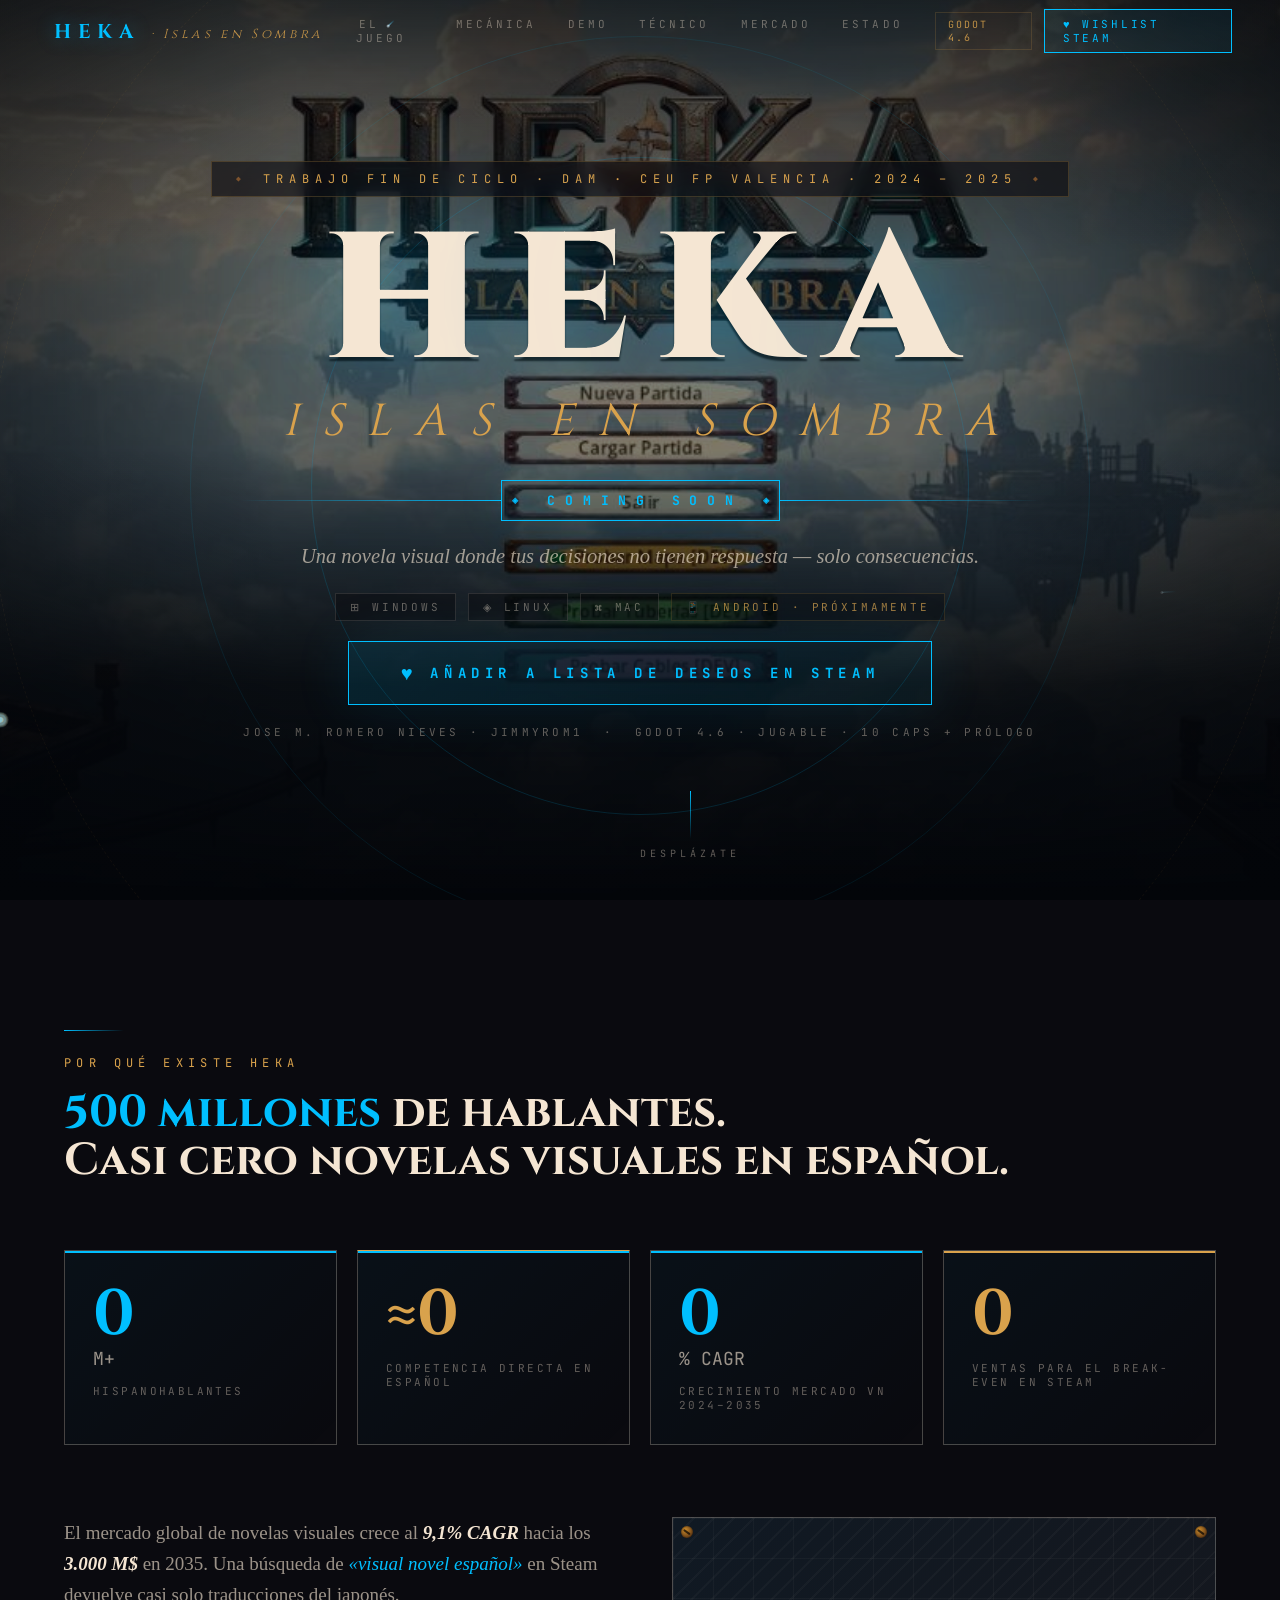
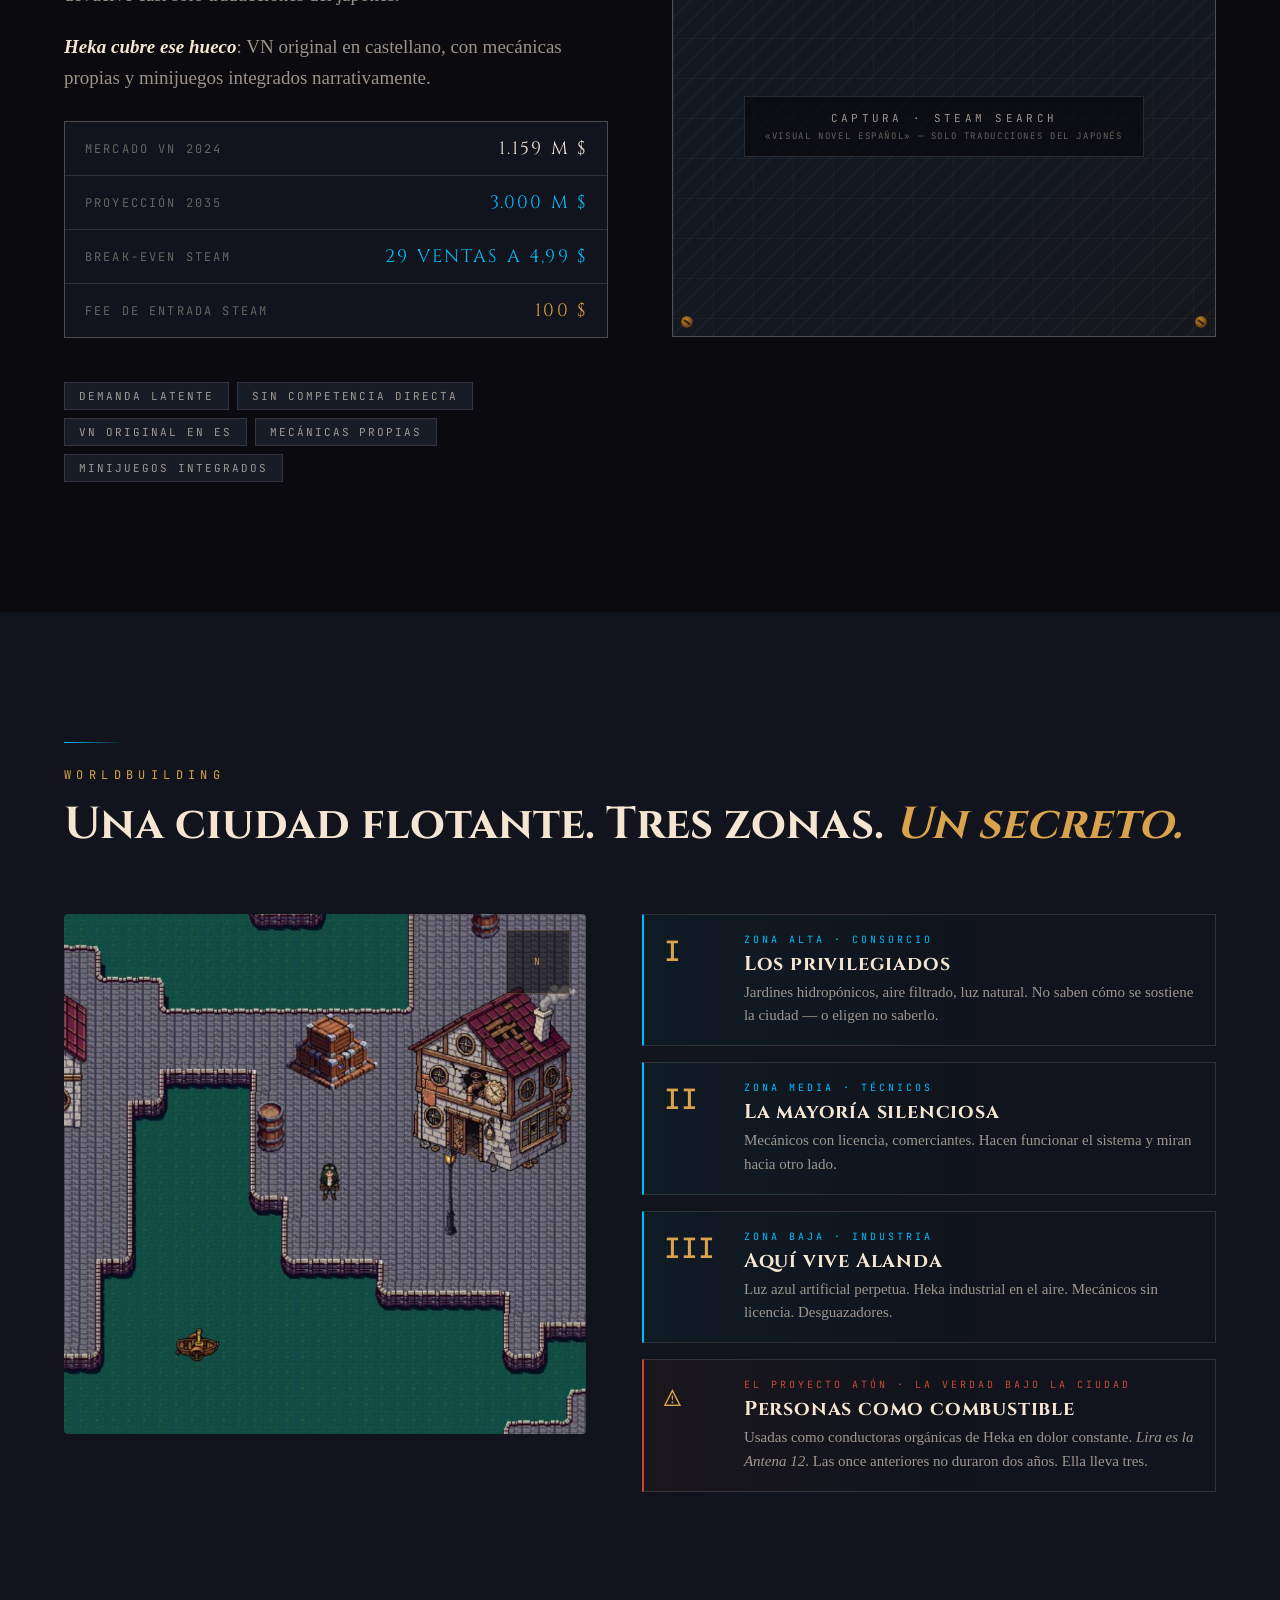
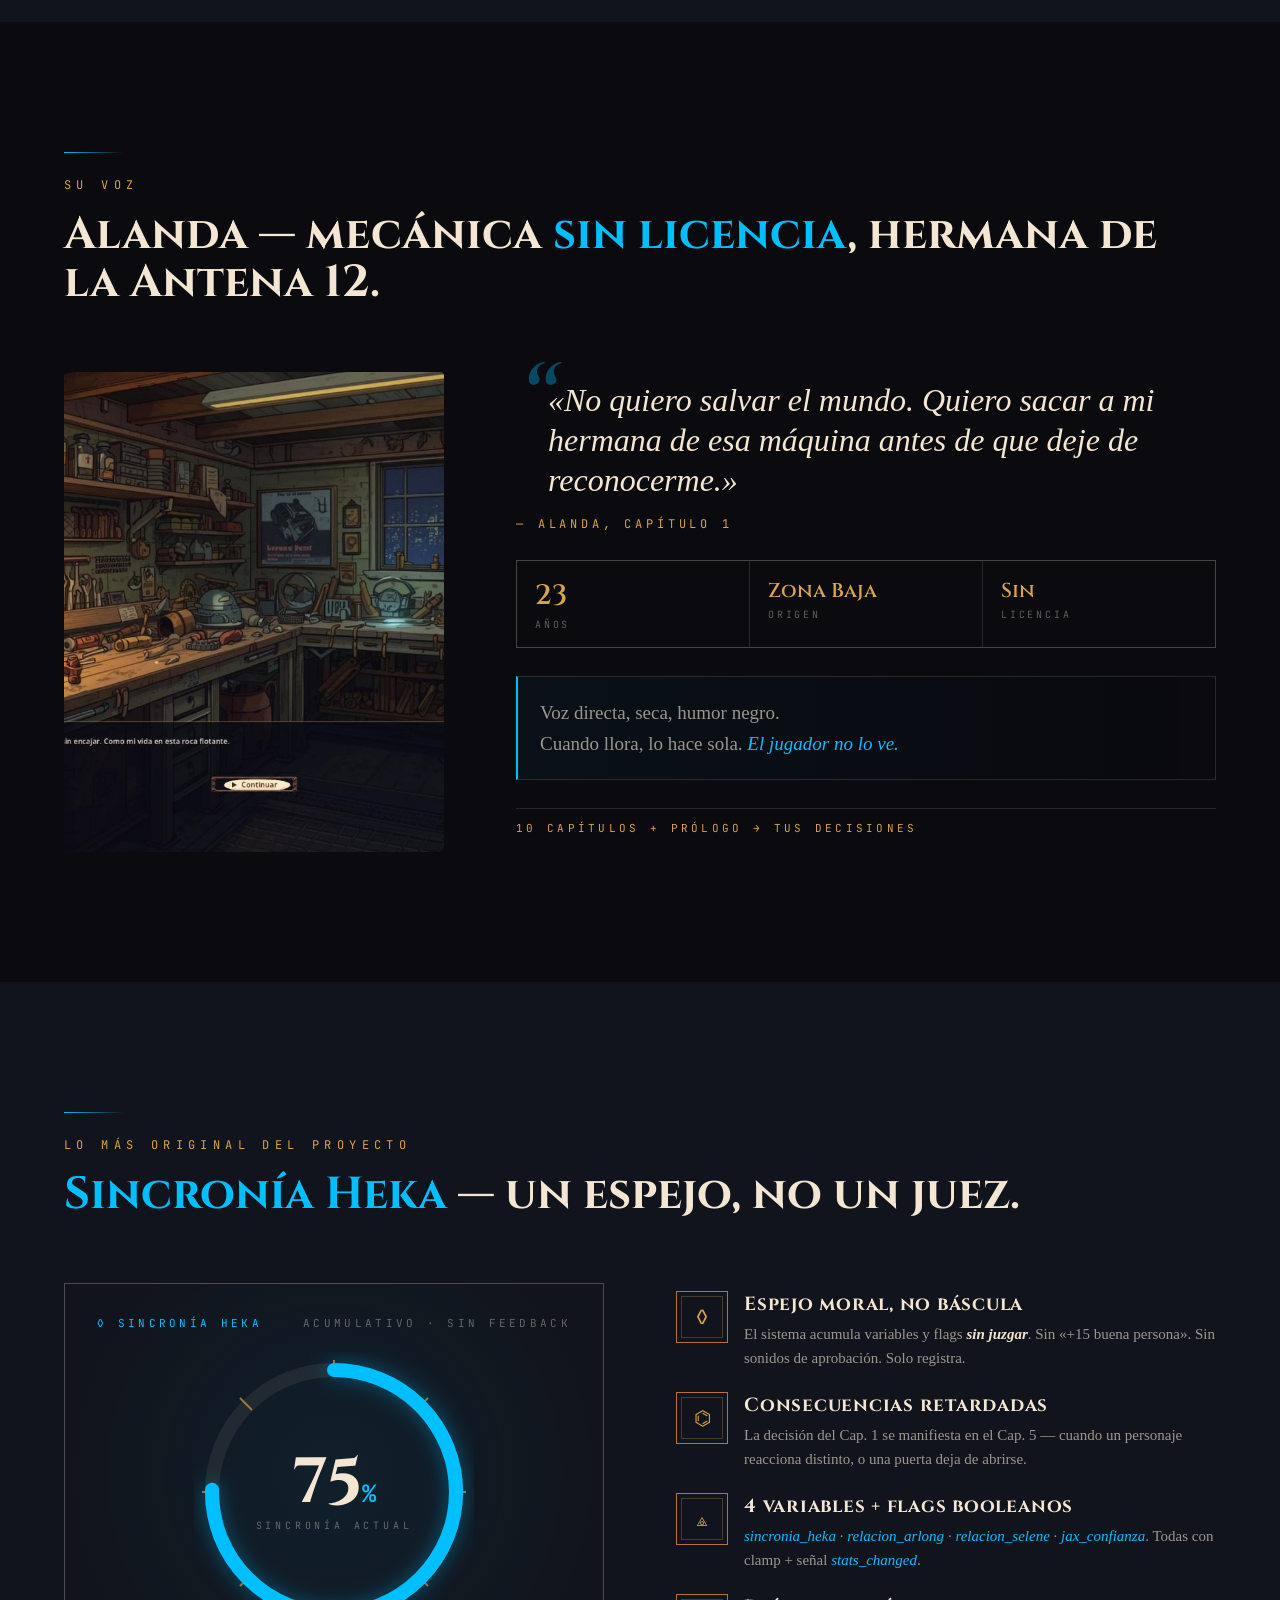
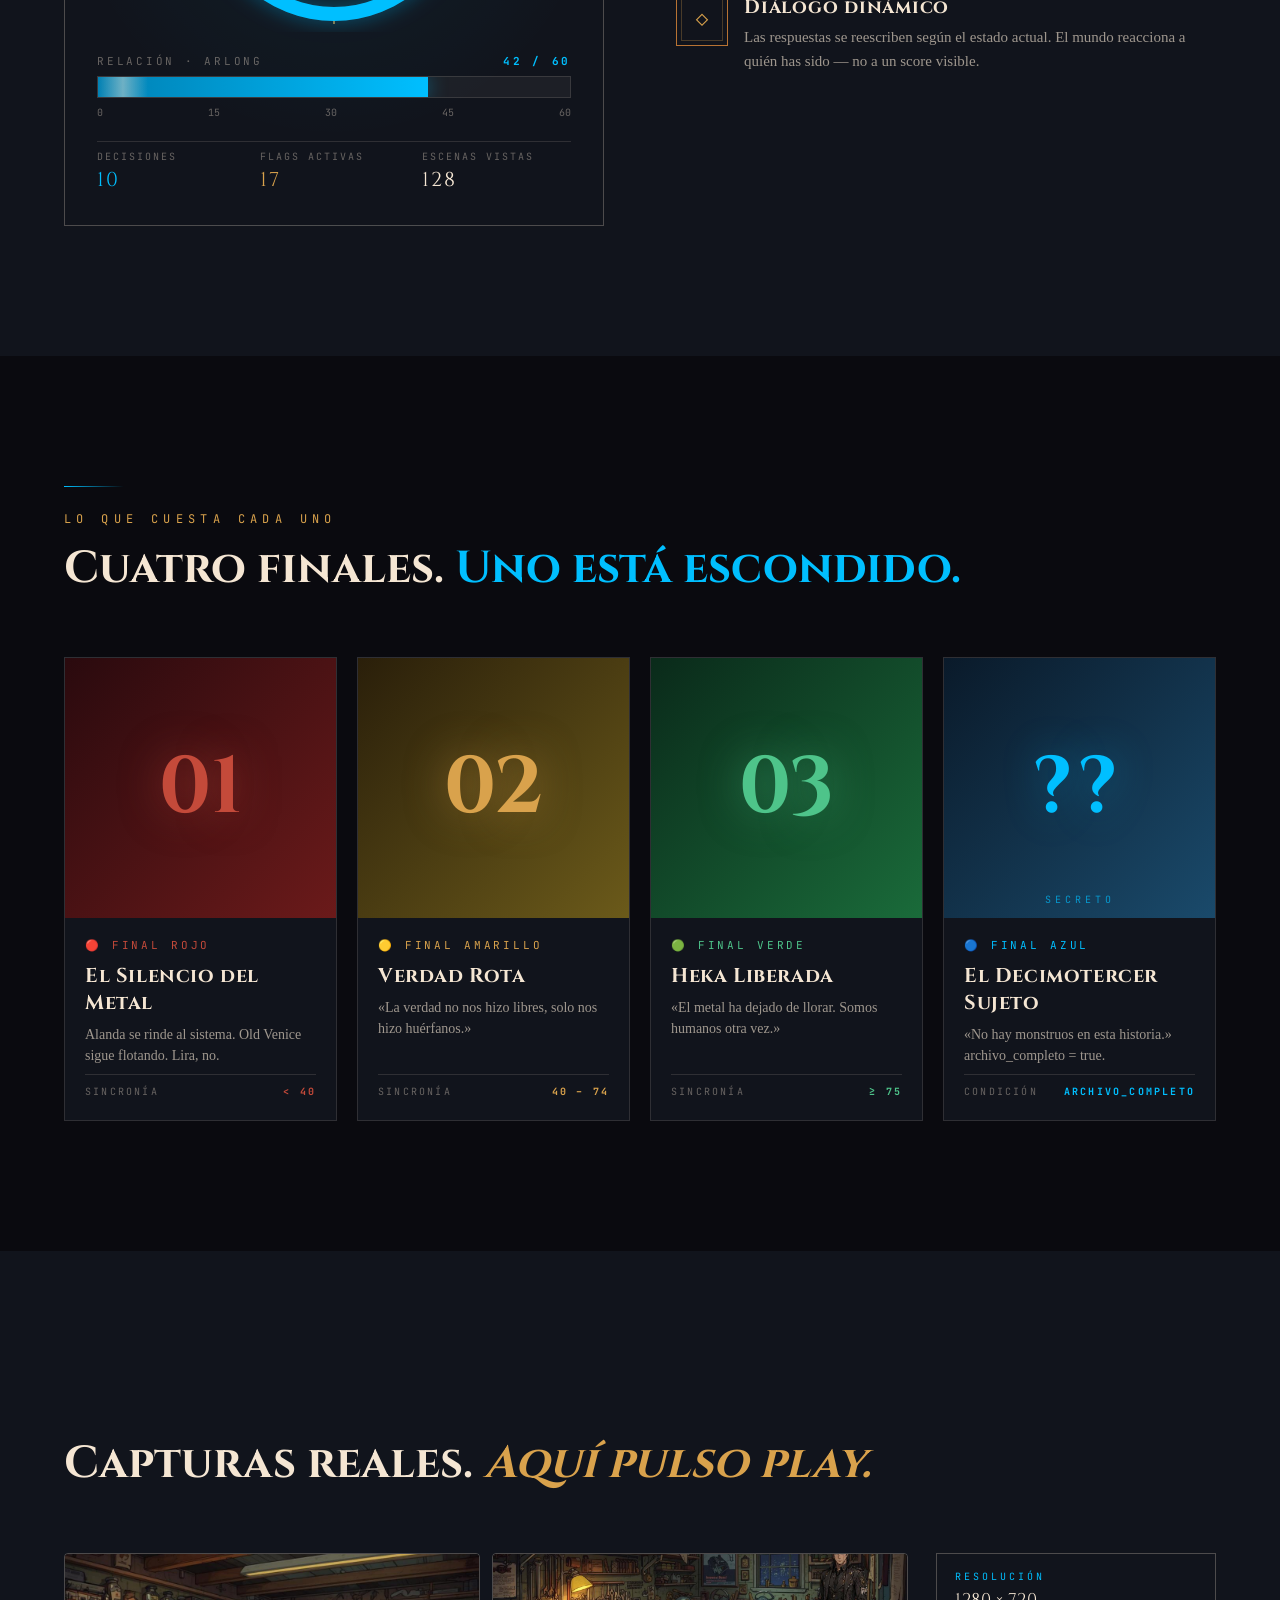
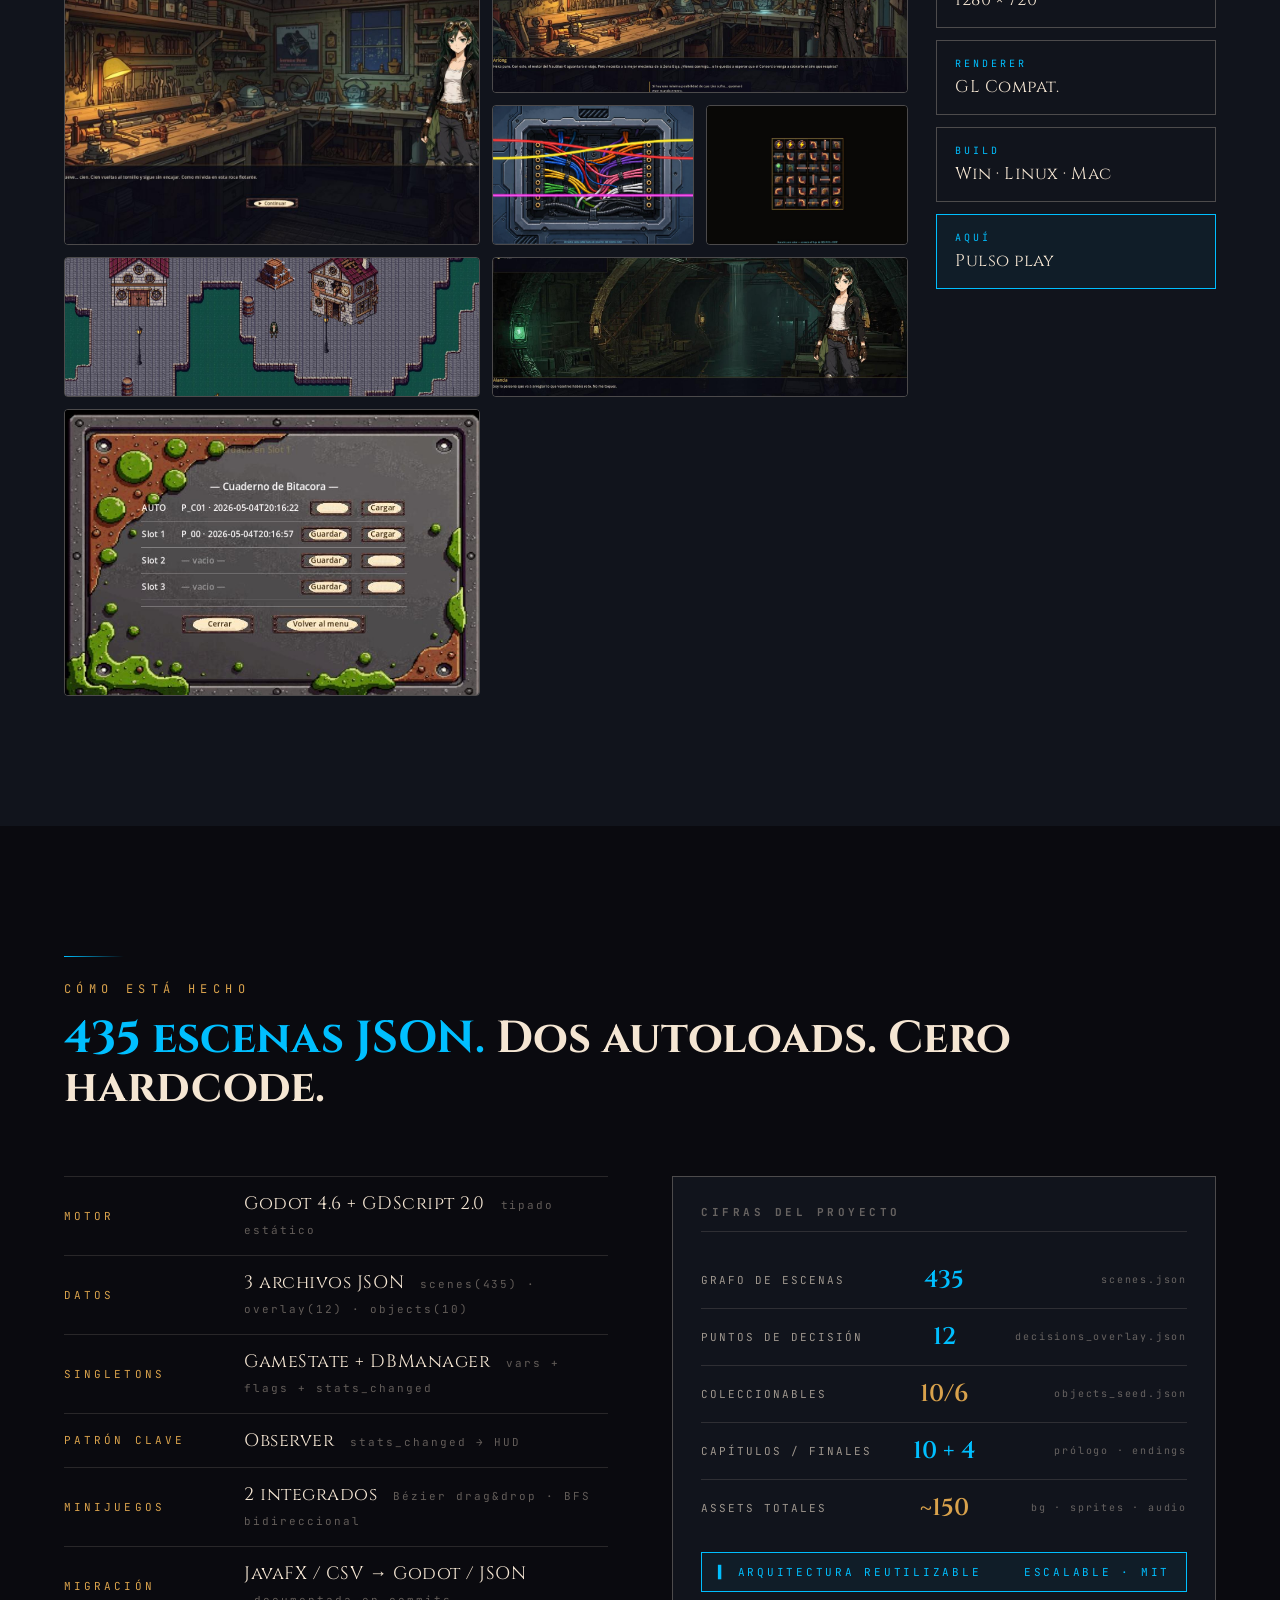
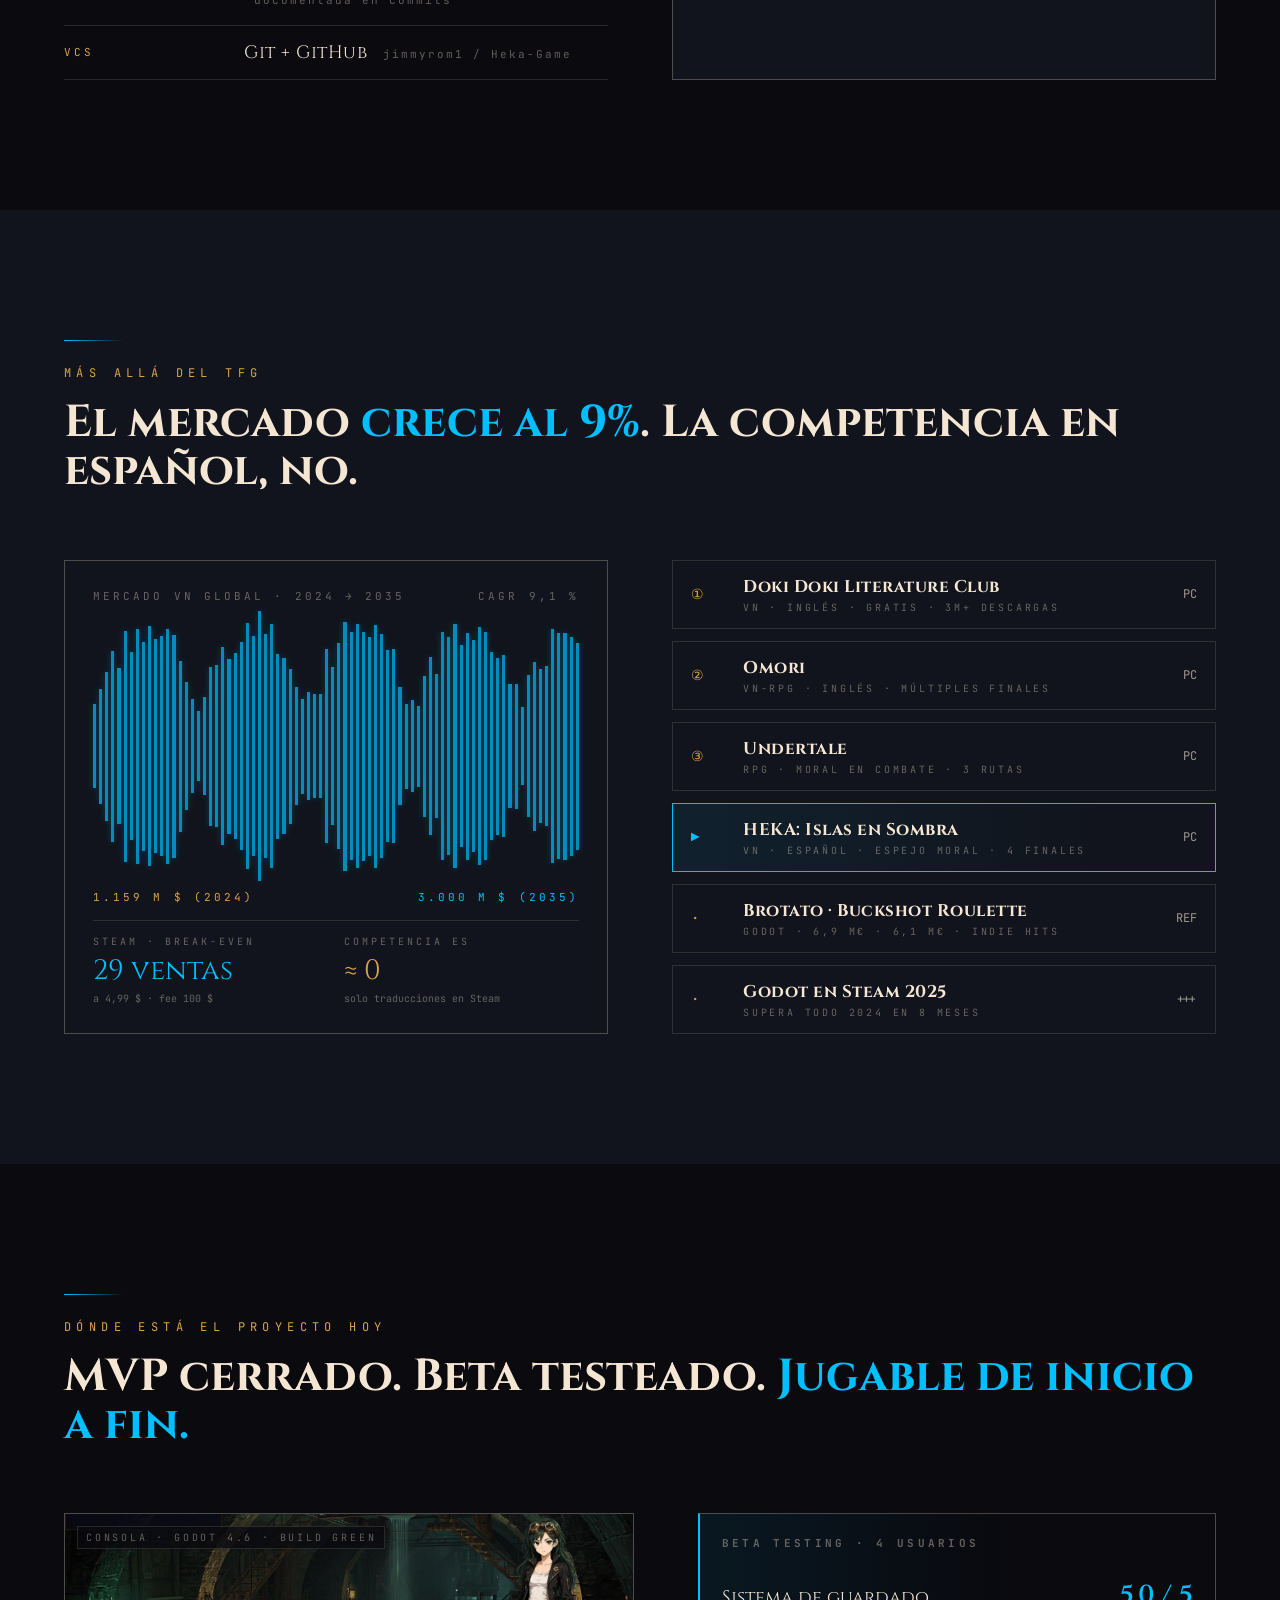
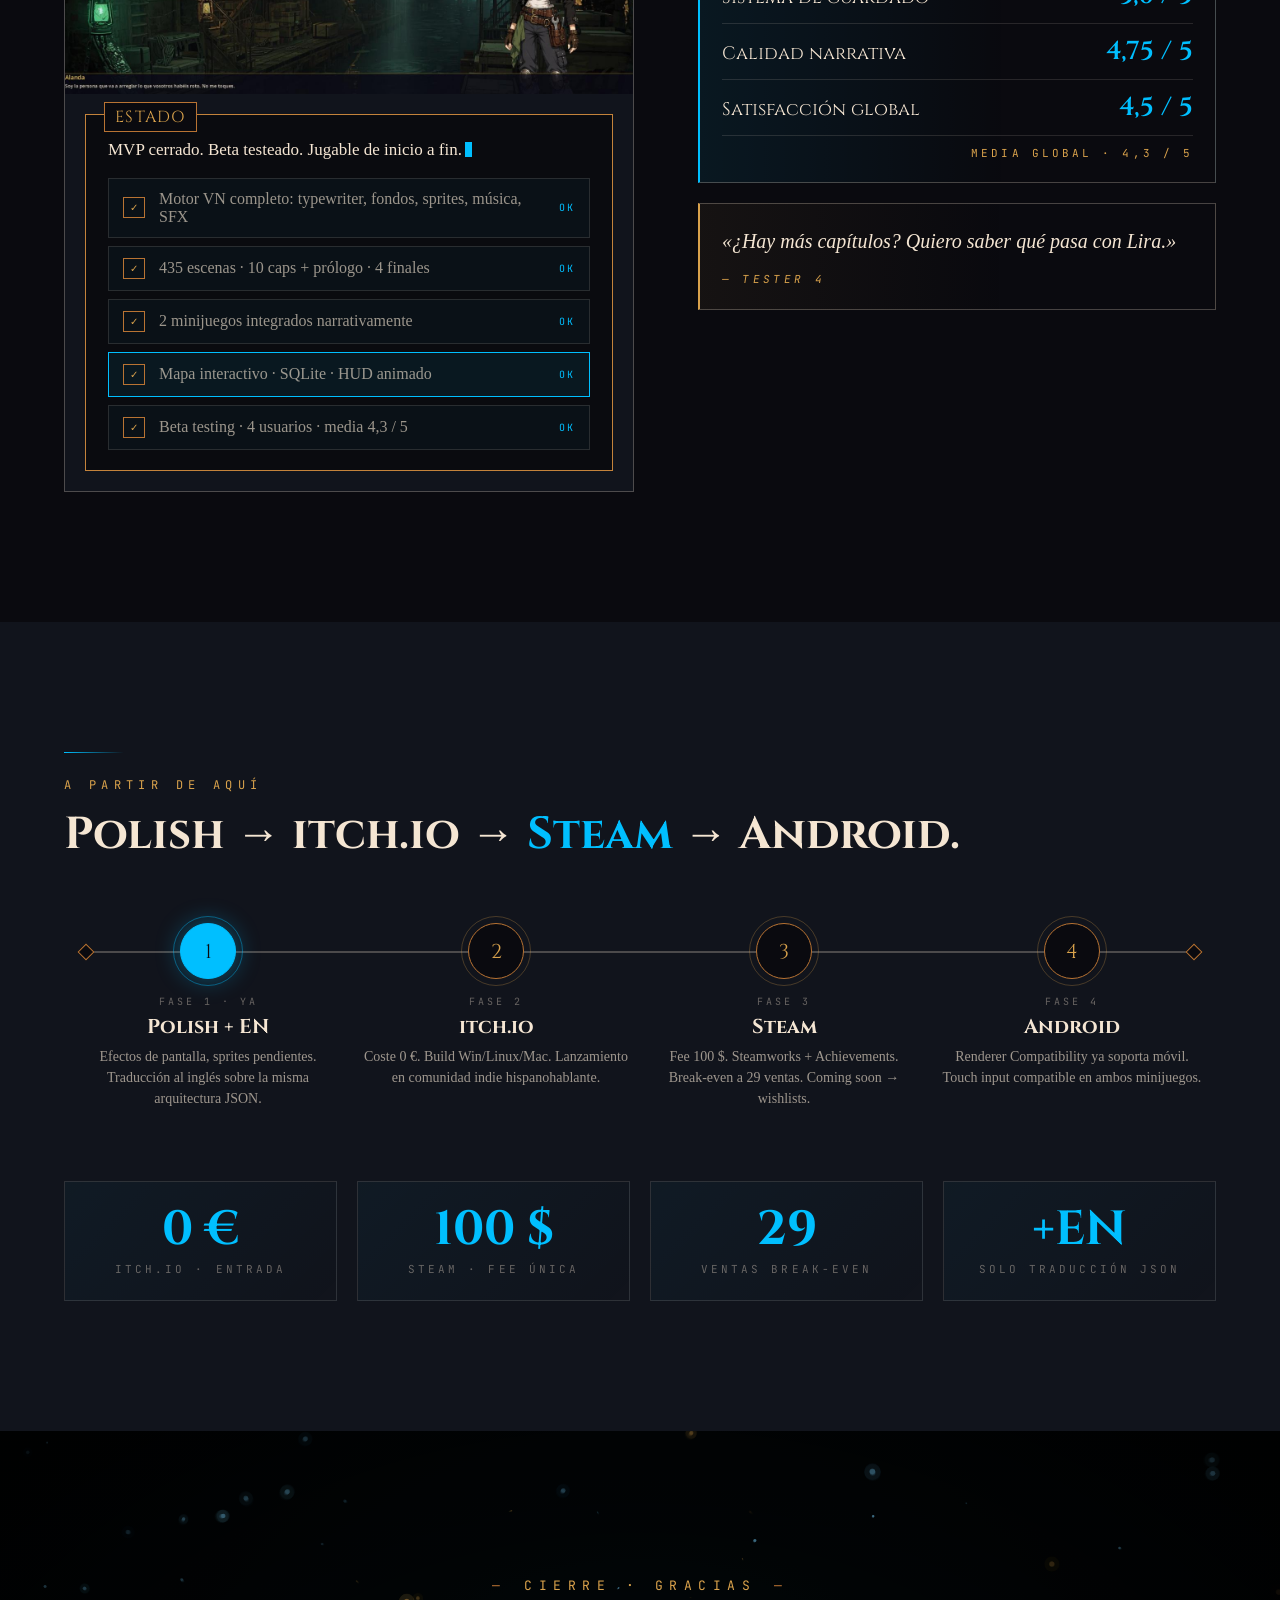
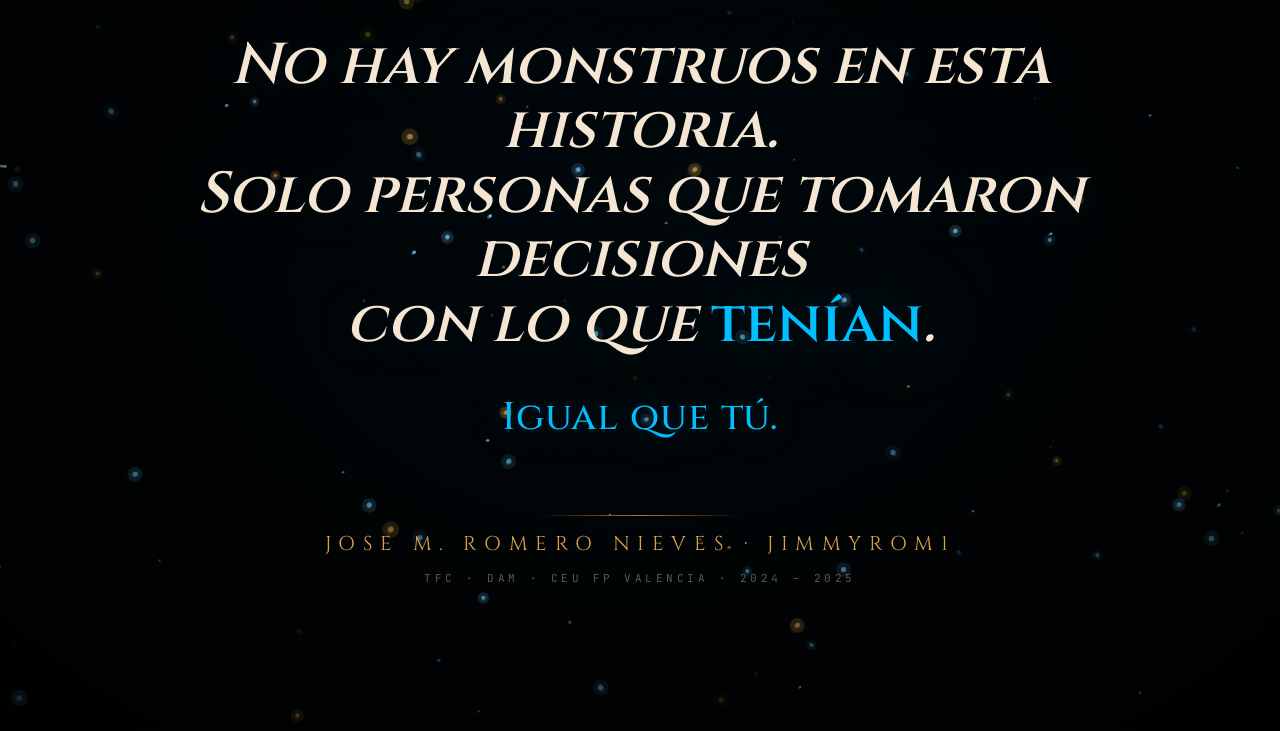
<file: HEKA Showcase.html>
<!doctype html>
<html lang="es">
<head>
<meta charset="utf-8">
<title>HEKA: Islas en Sombra — Novela Visual · TFG 2024–2025</title>
<meta name="viewport" content="width=device-width, initial-scale=1">
<meta name="description" content="HEKA: Islas en Sombra — Una novela visual steampunk donde tus decisiones no tienen respuesta, solo consecuencias.">
<link rel="preconnect" href="https://fonts.googleapis.com">
<link rel="preconnect" href="https://fonts.gstatic.com" crossorigin>
<link href="https://fonts.googleapis.com/css2?family=Cinzel:wght@400;500;600;700;800;900&family=IM+Fell+English:ital@0;1&family=JetBrains+Mono:wght@300;400;500;600;700&display=swap" rel="stylesheet">
<style>
/* ── Reset ── */
*, *::before, *::after { box-sizing: border-box; margin: 0; padding: 0; }
html { scroll-behavior: smooth; scroll-snap-type: y proximity; }

/* ── Tokens ── */
:root {
  --ink:          #0a0a0f;
  --ink-2:        #11141c;
  --ink-3:        #181c26;
  --line:         rgba(245,230,211,.13);
  --line-s:       rgba(245,230,211,.26);
  --paper:        #F5E6D3;
  --paper-m:      rgba(245,230,211,.62);
  --paper-d:      rgba(245,230,211,.38);
  --heka:         #00BFFF;
  --heka-d:       #0080b3;
  --heka-g:       rgba(0,191,255,.4);
  --copper:       #B87333;
  --copper-l:     #D9A24C;
  --copper-g:     rgba(217,162,76,.3);
  --danger:       #c44a3a;
  --serif:        'IM Fell English', Georgia, serif;
  --display:      'Cinzel', serif;
  --mono:         'JetBrains Mono', monospace;
  --max:          1320px;
  --nav-h:        64px;
}

body {
  background: var(--ink);
  color: var(--paper);
  font-family: var(--serif);
  overflow-x: hidden;
}

/* ── Nav ── */
#navbar {
  position: fixed;
  top: 0; left: 0; right: 0;
  height: var(--nav-h);
  z-index: 1000;
  display: flex;
  flex-direction: column;
  transition: background 400ms ease, border-color 400ms ease;
}
#navbar.scrolled {
  background: rgba(7,8,13,.92);
  border-bottom: 1px solid var(--line);
  backdrop-filter: blur(16px);
  -webkit-backdrop-filter: blur(16px);
}
.nav-inner {
  flex: 1;
  max-width: var(--max);
  margin: 0 auto;
  width: 100%;
  padding: 0 48px;
  display: flex;
  align-items: center;
  justify-content: space-between;
  gap: 32px;
}
.nav-logo {
  font-family: var(--display);
  font-size: 20px;
  font-weight: 700;
  letter-spacing: .32em;
  color: var(--heka);
  text-decoration: none;
  text-shadow: 0 0 20px var(--heka-g);
  white-space: nowrap;
  text-indent: .32em;
}
.nav-logo span {
  font-style: italic;
  font-weight: 400;
  font-size: 13px;
  letter-spacing: .28em;
  color: var(--copper-l);
  margin-left: 12px;
  opacity: .85;
}
.nav-links {
  display: flex;
  gap: 28px;
}
.nav-link {
  font-family: var(--mono);
  font-size: 11px;
  letter-spacing: .28em;
  text-transform: uppercase;
  color: var(--paper-d);
  text-decoration: none;
  text-indent: .28em;
  transition: color .2s;
}
.nav-link:hover, .nav-link.active { color: var(--heka); }
.nav-right { display: flex; align-items: center; gap: 12px; }
.nav-tag {
  font-family: var(--mono);
  font-size: 10px;
  letter-spacing: .22em;
  text-transform: uppercase;
  color: var(--copper-l);
  padding: 5px 12px;
  border: 1px solid rgba(217,162,76,.2);
  opacity: .85;
}
.nav-cta {
  font-family: var(--mono);
  font-size: 11px;
  letter-spacing: .25em;
  text-transform: uppercase;
  color: var(--heka);
  padding: 7px 18px;
  border: 1px solid var(--heka);
  background: rgba(0,191,255,.06);
  cursor: pointer;
  text-decoration: none;
  transition: background .2s;
}
.nav-cta:hover { background: rgba(0,191,255,.12); }
.nav-progress-bar {
  height: 2px;
  background: linear-gradient(90deg, var(--heka-d), var(--heka));
  width: 0%;
  transition: width .1s linear;
  box-shadow: 0 0 8px var(--heka-g);
}

/* ── Scroll animations ── */
.a {
  opacity: 0;
  transform: translateY(26px);
  filter: blur(4px);
  transition: opacity .7s cubic-bezier(.2,.7,.2,1),
              transform .7s cubic-bezier(.2,.7,.2,1),
              filter .6s ease;
}
.a.in { opacity: 1; transform: none; filter: blur(0); }
.a[data-d="1"]  { transition-delay: .1s; }
.a[data-d="2"]  { transition-delay: .2s; }
.a[data-d="3"]  { transition-delay: .3s; }
.a[data-d="4"]  { transition-delay: .4s; }
.a[data-d="5"]  { transition-delay: .5s; }
.a[data-d="6"]  { transition-delay: .6s; }
.a[data-d="7"]  { transition-delay: .7s; }

/* ── Shared section layout ── */
.section {
  position: relative;
  padding: 130px 0;
  overflow: hidden;
  scroll-snap-align: start;
}
.section.alt { background: var(--ink-2); }
.container {
  max-width: var(--max);
  margin: 0 auto;
  padding: 0 64px;
}
.section-eyebrow {
  font-family: var(--mono);
  font-size: 12px;
  letter-spacing: .45em;
  text-transform: uppercase;
  color: var(--copper-l);
  margin-bottom: 18px;
}
.section-title {
  font-family: var(--display);
  font-weight: 700;
  font-size: clamp(32px, 3.5vw, 60px);
  line-height: 1.08;
  color: var(--paper);
  margin-bottom: 64px;
}
.section-title .accent { color: var(--heka); }
.section-title .gold   { color: var(--copper-l); font-style: italic; }
.section-line {
  width: 60px; height: 1px;
  background: linear-gradient(90deg, var(--heka), transparent);
  margin-bottom: 24px;
}

/* ── Placeholder (image frame) ── */
.ph {
  position: relative;
  background:
    linear-gradient(135deg,rgba(0,191,255,.03),rgba(184,115,51,.03)),
    repeating-linear-gradient(135deg,rgba(245,230,211,.03) 0 2px,transparent 2px 14px),
    var(--ink-2);
  border: 1px solid var(--line-s);
  overflow: hidden;
  display: flex; align-items: center; justify-content: center;
}
.ph-label {
  font-family: var(--mono);
  font-size: 11px;
  letter-spacing: .3em;
  text-transform: uppercase;
  color: var(--paper-m);
  text-align: center;
  padding: 14px 20px;
  background: rgba(10,10,15,.75);
  border: 1px solid var(--line);
  position: relative; z-index: 1;
}
.ph-label small {
  display: block; font-size: 9px; letter-spacing: .18em;
  color: var(--paper-d); margin-top: 5px;
}
.ph-grid {
  position: absolute; inset: 0;
  background:
    linear-gradient(rgba(245,230,211,.035) 1px,transparent 1px) 0 0/40px 40px,
    linear-gradient(90deg,rgba(245,230,211,.035) 1px,transparent 1px) 0 0/40px 40px;
}
.screw {
  position: absolute; width: 12px; height: 12px; border-radius: 50%;
  background: radial-gradient(circle at 35% 30%,#C9892A 0%,#6e4318 70%,#2a1a08 100%);
  box-shadow: inset 0 0 2px rgba(0,0,0,.6);
}
.screw::after {
  content:""; position:absolute; top:50%; left:15%; right:15%; height:1.5px;
  background:rgba(0,0,0,.7); transform:translateY(-50%) rotate(35deg); border-radius:2px;
}
.screw.tl{top:8px;left:8px} .screw.tr{top:8px;right:8px}
.screw.bl{bottom:8px;left:8px} .screw.br{bottom:8px;right:8px}

/* ── Cards / chips ── */
.chips { display: flex; flex-wrap: wrap; gap: 8px; margin-top: 24px; }
.chip {
  font-family: var(--mono); font-size: 11px; letter-spacing: .18em;
  text-transform: uppercase; padding: 6px 14px;
  border: 1px solid var(--line); color: var(--paper-m); background: var(--ink-3);
}

/* ─────────────────────────────────────────────
   S1 · HERO
───────────────────────────────────────────── */
#hero {
  position: relative;
  height: 100vh;
  min-height: 700px;
  display: flex; align-items: center; justify-content: center;
  text-align: center;
  overflow: hidden;
  scroll-snap-align: start;
}
#hero-canvas {
  position: absolute; inset: 0; width: 100%; height: 100%; z-index: 1;
}
.hero-keyart {
  position: absolute;
  top: -15%; left: 0; right: 0; bottom: -15%;
  z-index: 0;
  will-change: transform;
}
.hero-keyart .ph { border: none; width: 100%; height: 100%; }
.hero-cinematic {
  position: absolute; inset: 0; z-index: 2;
  background:
    linear-gradient(180deg,
      rgba(4,5,10,.65) 0%,
      rgba(4,5,10,.0)  28%,
      rgba(4,5,10,.0)  50%,
      rgba(4,5,10,.82) 76%,
      rgba(4,5,10,1)   100%),
    linear-gradient(90deg,
      rgba(4,5,10,.45) 0%,
      transparent 22%,
      transparent 78%,
      rgba(4,5,10,.45) 100%);
}
.hero-gear {
  position: absolute; border-radius: 50%;
  border: 1px solid rgba(0,191,255,.10);
  pointer-events: none; z-index: 2;
  top: 50%; left: 50%; transform: translate(-50%,-46%);
  width: 900px; height: 900px;
}
.hero-gear::before {
  content:""; position:absolute; inset:-200px;
  border: 1px solid rgba(217,162,76,.07);
  border-radius: 50%; border-style: dashed;
}
.hero-gear::after {
  content:""; position:absolute; inset:120px;
  border: 1px solid rgba(0,191,255,.18);
  border-radius: 50%;
}
.hero-content {
  position: relative; z-index: 5;
  display: flex; flex-direction: column;
  align-items: center; gap: 20px;
  padding: 0 40px;
}
.hero-badge {
  font-family: var(--mono); font-size: 12px;
  letter-spacing: .5em; text-transform: uppercase;
  color: var(--copper-l);
  padding: 9px 24px;
  border: 1px solid rgba(217,162,76,.22);
  background: rgba(10,10,15,.6);
  backdrop-filter: blur(8px);
  display: flex; gap: 16px; align-items: center;
}
.hero-badge .sep { color: var(--copper); font-size: 8px; opacity: .6; }
.hero-title { display: flex; flex-direction: column; align-items: center; gap: 8px; margin: 8px 0; }
.hero-heka {
  font-family: var(--display);
  font-weight: 900;
  font-size: clamp(100px, 14vw, 220px);
  line-height: .88;
  letter-spacing: .14em;
  color: var(--paper);
  text-shadow:
    0 0 80px rgba(0,191,255,.38),
    0 0 200px rgba(0,191,255,.14),
    0 4px 2px rgba(0,0,0,.7);
  text-indent: .14em;
}
.hero-sub {
  font-family: var(--display);
  font-style: italic;
  font-weight: 400;
  font-size: clamp(28px, 3.5vw, 50px);
  letter-spacing: .52em;
  text-transform: uppercase;
  color: var(--copper-l);
  text-indent: .52em;
}
.hero-stamp-wrap {
  display: flex; align-items: center; gap: 0; width: min(800px, 80vw);
}
.hero-stamp-wrap::before,
.hero-stamp-wrap::after {
  content:""; flex: 1; height: 1px;
}
.hero-stamp-wrap::before { background: linear-gradient(90deg, transparent, var(--heka)); }
.hero-stamp-wrap::after  { background: linear-gradient(270deg, transparent, var(--heka)); }
.hero-stamp {
  flex-shrink: 0;
  font-family: var(--mono); font-size: 13px; font-weight: 700;
  letter-spacing: .75em; text-transform: uppercase;
  color: var(--heka); padding: 11px 36px; text-indent: .75em;
  border: 1px solid var(--heka);
  background: rgba(0,191,255,.05);
  box-shadow: 0 0 50px rgba(0,191,255,.1), inset 0 0 20px rgba(0,191,255,.04);
  position: relative;
}
.hero-stamp::before,.hero-stamp::after {
  content:"◈"; position:absolute; top:50%; transform:translateY(-50%);
  font-size:8px; color:var(--heka); letter-spacing:0; text-indent:0;
}
.hero-stamp::before{left:10px} .hero-stamp::after{right:10px}
.hero-tagline {
  font-family: var(--serif); font-style: italic;
  font-size: clamp(16px, 1.6vw, 22px);
  line-height: 1.55; color: var(--paper-m);
  max-width: 700px;
}
.hero-platforms { display: flex; gap: 12px; flex-wrap: wrap; justify-content: center; }
.hero-platform {
  font-family: var(--mono); font-size: 11px; letter-spacing: .26em;
  text-transform: uppercase; color: var(--paper-d);
  padding: 6px 14px; border: 1px solid var(--line);
  background: rgba(10,10,15,.5);
}
.hero-platform.future { color: var(--copper-l); border-color: rgba(217,162,76,.22); opacity: .7; }
.hero-cta {
  display: flex; align-items: center; gap: 12px;
  padding: 18px 52px;
  background: linear-gradient(135deg,rgba(0,191,255,.12),rgba(0,191,255,.05));
  border: 1px solid var(--heka); color: var(--heka);
  font-family: var(--mono); font-size: 14px; font-weight: 700;
  letter-spacing: .4em; text-transform: uppercase;
  cursor: pointer;
  box-shadow: 0 0 60px rgba(0,191,255,.1);
  position: relative; overflow: hidden;
}
.hero-cta::before {
  content:""; position:absolute; top:0; left:-130%;
  width:80px; height:100%;
  background: linear-gradient(90deg,transparent,rgba(0,191,255,.22),transparent);
  animation: sheen 3.5s ease-in-out 2s infinite;
}
@keyframes sheen { 0%{left:-130%} 45%,100%{left:140%} }
.hero-cta .heart { font-size: 20px; display: inline-block; animation: hbeat 1.8s ease-in-out infinite; }
@keyframes hbeat { 0%,100%{transform:scale(1)} 50%{transform:scale(1.3)} }
.hero-author {
  font-family: var(--mono); font-size: 11px;
  letter-spacing: .3em; text-transform: uppercase; color: var(--paper-d);
}
.scroll-hint {
  position: absolute; bottom: 40px; left: 50%; transform: translateX(-50%);
  z-index: 5; display: flex; flex-direction: column; align-items: center; gap: 8px;
  font-family: var(--mono); font-size: 10px; letter-spacing: .4em;
  text-transform: uppercase; color: var(--paper-d);
}
.scroll-hint-line {
  width: 1px; height: 48px;
  background: linear-gradient(180deg,var(--heka),transparent);
  animation: scrollLine 1.8s ease-in-out infinite;
}
@keyframes scrollLine { 0%,100%{opacity:.3;transform:scaleY(.5)} 50%{opacity:1;transform:scaleY(1)} }
/* tw cursor */
.tw-cur {
  display: inline-block; width: .06em; height: .82em;
  background: var(--heka); margin-left: 6px; vertical-align: -.1em;
  box-shadow: 0 0 18px var(--heka-g);
  animation: blink .9s steps(2,start) infinite;
}
@keyframes blink { 50%{opacity:0} }

/* ─────────────────────────────────────────────
   S2 · EL PROBLEMA
───────────────────────────────────────────── */
.stat-row {
  display: grid;
  grid-template-columns: repeat(4,1fr);
  gap: 20px;
  margin-bottom: 72px;
}
.stat-card {
  padding: 32px 28px;
  border: 1px solid var(--line-s);
  background: linear-gradient(135deg,rgba(0,191,255,.04),transparent);
  display: flex; flex-direction: column; gap: 6px;
  position: relative; overflow: hidden;
}
.stat-card::before {
  content:""; position:absolute; top:0; left:0; right:0; height:2px;
  background: var(--heka);
}
.stat-card.gold::before { background: var(--copper-l); }
.stat-card.danger::before { background: var(--danger); }
.stat-num {
  font-family: var(--display);
  font-size: clamp(40px,5vw,72px);
  font-weight: 700;
  color: var(--heka);
  line-height: 1;
}
.stat-card.gold .stat-num { color: var(--copper-l); }
.stat-unit { font-family: var(--mono); font-size: 18px; color: var(--paper-m); margin-top: -6px; }
.stat-label {
  font-family: var(--mono); font-size: 11px; letter-spacing: .22em;
  text-transform: uppercase; color: var(--paper-d); margin-top: 8px;
}
.problema-grid {
  display: grid; grid-template-columns: 1fr 1fr; gap: 64px; align-items: start;
}
.problema-text { display: flex; flex-direction: column; gap: 20px; }
.problema-text p {
  font-family: var(--serif); font-size: 19px; line-height: 1.65; color: var(--paper-m);
}
.problema-text p strong { color: var(--paper); font-weight: 600; font-style: italic; }
.problema-text p em { color: var(--heka); font-style: italic; }
.market-table { border: 1px solid var(--line-s); background: var(--ink-2); margin-top: 8px; }
.mt-row {
  display: flex; justify-content: space-between; align-items: center;
  padding: 14px 20px; border-bottom: 1px solid var(--line);
  font-family: var(--mono); font-size: 12px; letter-spacing: .18em;
  text-transform: uppercase; color: var(--paper-d);
}
.mt-row:last-child { border-bottom: none; }
.mt-v { font-family: var(--display); font-size: 18px; color: var(--paper); }
.mt-v.heka { color: var(--heka); }
.mt-v.copper { color: var(--copper-l); }
.problema-visual { height: 420px; }
.problema-visual .ph { height: 100%; }

/* ─────────────────────────────────────────────
   S3 · EL MUNDO
───────────────────────────────────────────── */
.mundo-grid {
  display: grid; grid-template-columns: 1fr 1.1fr; gap: 56px;
}
.map-frame { position: relative; height: 520px; }
.map-frame .ph { height: 100%; }
.compass {
  position: absolute; top: 16px; right: 16px; z-index: 2;
  font-family: var(--mono); font-size: 10px; letter-spacing: .2em;
  color: var(--copper-l); opacity: .8;
  width: 64px; height: 64px;
  border: 1px solid rgba(217,162,76,.3);
  display: grid; place-items: center;
  background: rgba(10,10,15,.7);
}
.zones-list { display: flex; flex-direction: column; gap: 16px; }
.zone-card {
  display: grid; grid-template-columns: 64px 1fr; gap: 16px;
  padding: 18px 20px; border: 1px solid var(--line);
  background: linear-gradient(90deg,rgba(0,191,255,.04),transparent 60%);
  border-left: 2px solid var(--heka);
}
.zone-card.aton {
  border-left-color: var(--danger);
  background: linear-gradient(90deg,rgba(196,74,58,.05),transparent 60%);
}
.zone-num {
  font-family: var(--mono); font-size: 28px; font-weight: 500;
  color: var(--copper-l); line-height: 1; padding-top: 4px;
}
.zone-biome {
  font-family: var(--mono); font-size: 10px; letter-spacing: .3em;
  text-transform: uppercase; color: var(--heka); margin-bottom: 4px;
}
.zone-card.aton .zone-biome { color: var(--danger); }
.zone-card h3 {
  font-family: var(--display); font-size: 20px;
  letter-spacing: .04em; margin-bottom: 4px;
}
.zone-card p {
  font-family: var(--serif); font-size: 15px; line-height: 1.55; color: var(--paper-m);
}

/* ─────────────────────────────────────────────
   S4 · PROTAGONISTA
───────────────────────────────────────────── */
.prot-grid {
  display: grid; grid-template-columns: 380px 1fr; gap: 72px; align-items: start;
}
.prot-portrait { height: 480px; }
.prot-portrait .ph { height: 100%; }
.prot-info { display: flex; flex-direction: column; gap: 28px; padding-top: 8px; }
.prot-quote {
  font-family: var(--serif); font-style: italic;
  font-size: clamp(22px,2.5vw,38px); line-height: 1.25;
  color: var(--paper); position: relative;
  padding-left: 32px;
}
.prot-quote::before {
  content:"\201C";
  position: absolute; left: -12px; top: -20px;
  font-size: 120px; color: var(--heka); opacity: .35;
  font-family: var(--display); line-height: 1;
}
.prot-attrib {
  font-family: var(--mono); font-size: 12px; letter-spacing: .32em;
  text-transform: uppercase; color: var(--copper-l); margin-top: -12px;
}
.prot-stats {
  display: flex; gap: 0;
  border: 1px solid var(--line-s); overflow: hidden;
}
.prot-stat {
  flex: 1; padding: 16px 18px;
  border-right: 1px solid var(--line);
  display: flex; flex-direction: column; gap: 4px;
}
.prot-stat:last-child { border-right: none; }
.prot-stat-v {
  font-family: var(--display); font-size: 28px;
  font-weight: 600; color: var(--copper-l);
}
.prot-stat-k {
  font-family: var(--mono); font-size: 10px;
  letter-spacing: .28em; text-transform: uppercase; color: var(--paper-d);
}
.prot-desc {
  font-family: var(--serif); font-size: 19px; line-height: 1.65; color: var(--paper-m);
  padding: 20px 22px;
  border: 1px solid var(--line);
  background: linear-gradient(90deg,rgba(0,191,255,.04),transparent);
  border-left: 2px solid var(--heka);
}
.prot-desc em { color: var(--heka); font-style: italic; }
.prot-footer {
  font-family: var(--mono); font-size: 11px; letter-spacing: .3em;
  text-transform: uppercase; color: var(--copper-l);
  padding-top: 12px; border-top: 1px solid var(--line);
}

/* ─────────────────────────────────────────────
   S5 · MECÁNICA HEKA
───────────────────────────────────────────── */
.mech-grid {
  display: grid; grid-template-columns: 1fr 1fr; gap: 72px; align-items: start;
}
/* HUD */
.hud {
  border: 1px solid var(--line-s);
  background: radial-gradient(circle at 50% 35%,rgba(0,191,255,.07),transparent 60%),var(--ink-2);
  padding: 32px;
  display: flex; flex-direction: column; gap: 22px;
}
.hud-header {
  display: flex; justify-content: space-between;
  font-family: var(--mono); font-size: 11px; letter-spacing: .3em; text-transform: uppercase;
}
.hud-header .l { color: var(--heka); }
.hud-header .r { color: var(--paper-d); }
.hud-ring { position: relative; width: 280px; height: 280px; margin: 0 auto; }
.hud-ring svg { width: 100%; height: 100%; transform: rotate(-90deg); }
.ring-bg { fill: none; stroke: rgba(245,230,211,.07); stroke-width: 14; }
.ring-tick { stroke: rgba(217,162,76,.65); stroke-width: 2; }
.ring-fg {
  fill: none; stroke: var(--heka); stroke-width: 14;
  stroke-linecap: round;
  stroke-dasharray: 770; stroke-dashoffset: 770;
  filter: drop-shadow(0 0 10px var(--heka-g));
  transition: stroke-dashoffset 2.4s cubic-bezier(.4,0,.2,1);
}
.ring-fg.animated { stroke-dashoffset: 193; } /* 75% of 770 */
.ring-center {
  position: absolute; inset: 0;
  display: flex; flex-direction: column; align-items: center; justify-content: center;
}
.ring-num {
  font-family: var(--display); font-size: 64px; font-weight: 700;
  color: var(--paper); line-height: 1;
}
.ring-pct { font-family: var(--mono); font-size: 24px; color: var(--heka); }
.ring-lab {
  font-family: var(--mono); font-size: 10px; letter-spacing: .38em;
  text-transform: uppercase; color: var(--paper-d); margin-top: 4px;
}
.hud-bar { display: flex; flex-direction: column; gap: 8px; }
.hud-bar-meta {
  display: flex; justify-content: space-between;
  font-family: var(--mono); font-size: 11px; letter-spacing: .25em;
  text-transform: uppercase; color: var(--paper-d);
}
.hud-bar-meta b { color: var(--heka); }
.hud-track {
  height: 22px; background: rgba(245,230,211,.05);
  border: 1px solid var(--line); position: relative; overflow: hidden;
}
.hud-fill {
  position: absolute; inset: 0 100% 0 0;
  background: linear-gradient(90deg,var(--heka-d),var(--heka));
  box-shadow: 0 0 20px var(--heka-g);
  transition: inset 2s cubic-bezier(.4,0,.2,1) .4s;
}
.hud-fill.animated { inset: 0 30% 0 0; }
.hud-scan {
  position: absolute; top:0; bottom:0; width:50px;
  background: linear-gradient(90deg,transparent,rgba(245,230,211,.45),transparent);
  animation: scan 2.4s linear infinite;
}
@keyframes scan { 0%{left:-50px} 100%{left:100%} }
.hud-ticks {
  display: flex; justify-content: space-between;
  font-family: var(--mono); font-size: 10px; color: var(--paper-d);
}
.hud-substats {
  display: grid; grid-template-columns: 1fr 1fr 1fr; gap: 14px;
  padding-top: 8px; border-top: 1px solid var(--line);
}
.hud-sub {
  display: flex; flex-direction: column; gap: 3px;
  font-family: var(--mono); font-size: 10px; letter-spacing: .2em;
  text-transform: uppercase; color: var(--paper-d);
}
.hud-sub .v { font-family: var(--display); font-size: 20px; color: var(--paper); }
.hud-sub .v.h { color: var(--heka); }
.hud-sub .v.c { color: var(--copper-l); }
/* mech list */
.mech-list { display: flex; flex-direction: column; gap: 22px; padding-top: 8px; }
.mech-item {
  display: grid; grid-template-columns: 52px 1fr; gap: 16px; align-items: start;
}
.mech-ico {
  width: 52px; height: 52px; flex-shrink: 0;
  border: 1px solid var(--copper);
  display: grid; place-items: center;
  font-family: var(--mono); font-size: 20px; color: var(--copper-l);
  position: relative;
}
.mech-ico::before {
  content:""; position:absolute; inset:4px;
  border:1px solid rgba(217,162,76,.28);
}
.mech-item h3 {
  font-family: var(--display); font-size: 19px;
  margin-bottom: 5px; letter-spacing: .04em;
}
.mech-item p {
  font-family: var(--serif); font-size: 15px; line-height: 1.6; color: var(--paper-m);
}
.mech-item p em { color: var(--heka); font-style: italic; }
.mech-item p strong { color: var(--paper); font-style: italic; }

/* ─────────────────────────────────────────────
   S6 · LOS FINALES
───────────────────────────────────────────── */
.finales-grid {
  display: grid; grid-template-columns: repeat(4,1fr); gap: 20px;
}
.final-card {
  display: flex; flex-direction: column;
  border: 1px solid var(--line); background: var(--ink-2);
  overflow: hidden; position: relative;
  transition: transform .25s ease, box-shadow .25s ease;
}
.final-card:hover { transform: translateY(-6px); box-shadow: 0 24px 60px rgba(0,0,0,.4); }
.final-portrait {
  height: 260px; display: grid; place-items: center; position: relative;
}
.final-num {
  font-family: var(--display); font-size: 80px; line-height: 1;
  font-weight: 700;
}
.final-info { padding: 20px 20px 22px; display: flex; flex-direction: column; gap: 8px; flex: 1; }
.final-badge {
  font-family: var(--mono); font-size: 11px; letter-spacing: .26em;
  text-transform: uppercase;
}
.final-card h3 {
  font-family: var(--display); font-size: 20px; letter-spacing: .03em; margin-top: 2px;
}
.final-card p {
  font-family: var(--serif); font-size: 14px; line-height: 1.5; color: var(--paper-m);
  flex: 1;
}
.final-cond {
  margin-top: auto; padding-top: 10px; border-top: 1px solid var(--line);
  display: flex; justify-content: space-between;
  font-family: var(--mono); font-size: 10px; letter-spacing: .22em;
  text-transform: uppercase; color: var(--paper-d);
}

/* ─────────────────────────────────────────────
   S7 · DEMO / CAPTURAS
───────────────────────────────────────────── */
.demo-layout {
  display: grid; grid-template-columns: 1fr 280px; gap: 28px;
}
.demo-grid {
  display: grid;
  grid-template-columns: repeat(4,1fr);
  grid-template-rows: repeat(3,140px);
  gap: 12px;
}
.demo-grid .ph { width: 100%; height: 100%; }
.demo-grid .ph-a { grid-column:span 2; grid-row:span 2; }
.demo-grid .ph-b { grid-column:span 2; }
.demo-grid .ph-e { grid-column:span 2; }
.demo-grid .ph-f { grid-column:span 2; }
.demo-grid .ph-g { grid-column:span 2; }
.demo-specs { display: flex; flex-direction: column; gap: 12px; }
.spec-card {
  padding: 16px 18px;
  border: 1px solid var(--line-s);
  background: var(--ink-2);
}
.spec-k {
  font-family: var(--mono); font-size: 10px; letter-spacing: .3em;
  text-transform: uppercase; color: var(--heka); margin-bottom: 5px;
}
.spec-v { font-family: var(--display); font-size: 17px; color: var(--paper); letter-spacing: .03em; }

/* ─────────────────────────────────────────────
   S8 · ARQUITECTURA TÉCNICA
───────────────────────────────────────────── */
.arch-grid {
  display: grid; grid-template-columns: 1fr 1fr; gap: 64px;
}
.tech-stack { display: flex; flex-direction: column; gap: 0; }
.stack-row {
  display: grid; grid-template-columns: 160px 1fr;
  gap: 20px; align-items: center;
  padding: 14px 0; border-bottom: 1px solid var(--line);
}
.stack-row:first-child { border-top: 1px solid var(--line); }
.stack-k {
  font-family: var(--mono); font-size: 11px; letter-spacing: .28em;
  text-transform: uppercase; color: var(--copper-l);
}
.stack-v { font-family: var(--display); font-size: 18px; color: var(--paper); letter-spacing: .03em; }
.stack-v small {
  font-family: var(--mono); font-size: 11px; letter-spacing: .18em;
  color: var(--paper-d); margin-left: 10px;
}
.arch-numbers {
  border: 1px solid var(--line-s); background: var(--ink-2);
  padding: 28px;
}
.arch-numbers h3 {
  font-family: var(--mono); font-size: 11px; letter-spacing: .32em;
  text-transform: uppercase; color: var(--paper-d);
  margin-bottom: 20px; padding-bottom: 12px; border-bottom: 1px solid var(--line);
}
.arch-nums-grid { display: flex; flex-direction: column; gap: 0; }
.arch-num-row {
  display: grid; grid-template-columns: 1fr auto 1fr;
  gap: 16px; align-items: center;
  padding: 12px 0; border-bottom: 1px solid var(--line);
}
.arch-num-row:last-child { border-bottom: none; }
.arch-num-label {
  font-family: var(--mono); font-size: 11px; letter-spacing: .18em;
  text-transform: uppercase; color: var(--paper-m);
}
.arch-num-val {
  font-family: var(--display); font-size: 24px; font-weight: 600;
  color: var(--heka); text-align: center; min-width: 60px;
}
.arch-num-val.copper { color: var(--copper-l); }
.arch-num-loc {
  font-family: var(--mono); font-size: 10px; letter-spacing: .18em;
  color: var(--paper-d); text-align: right;
}
.arch-badge {
  margin-top: 16px; padding: 12px 16px;
  border: 1px solid var(--heka);
  background: rgba(0,191,255,.05);
  font-family: var(--mono); font-size: 11px; letter-spacing: .25em;
  text-transform: uppercase; color: var(--heka);
  display: flex; justify-content: space-between;
}

/* ─────────────────────────────────────────────
   S9 · CONTEXTO DE MERCADO
───────────────────────────────────────────── */
.market-layout {
  display: grid; grid-template-columns: 1fr 1fr; gap: 64px;
}
.waveform {
  border: 1px solid var(--line-s); background: var(--ink-2);
  padding: 28px; display: flex; flex-direction: column; gap: 16px;
}
.wf-meta {
  display: flex; justify-content: space-between;
  font-family: var(--mono); font-size: 11px; letter-spacing: .28em;
  text-transform: uppercase; color: var(--paper-d);
}
.wf-bars {
  flex: 1; min-height: 160px;
  display: flex; align-items: center; gap: 3px;
}
.wf-bars span {
  display: block; flex: 1;
  background: var(--heka); opacity: .7;
  animation: wave 1.6s ease-in-out infinite;
  box-shadow: 0 0 6px var(--heka-g);
}
@keyframes wave { 0%,100%{transform:scaleY(.4)} 50%{transform:scaleY(1)} }
.wf-numbers {
  display: grid; grid-template-columns: 1fr 1fr; gap: 16px;
  padding-top: 14px; border-top: 1px solid var(--line);
}
.wf-num-k {
  font-family: var(--mono); font-size: 10px; letter-spacing: .3em;
  text-transform: uppercase; color: var(--paper-d); margin-bottom: 4px;
}
.wf-num-v { font-family: var(--display); font-size: 28px; }
.wf-num-sub { font-family: var(--mono); font-size: 10px; color: var(--paper-d); margin-top: 3px; }
.tracklist { display: flex; flex-direction: column; gap: 12px; }
.track-item {
  display: grid; grid-template-columns: 36px 1fr auto;
  gap: 16px; align-items: center;
  padding: 14px 18px; border: 1px solid var(--line); background: var(--ink-2);
  transition: background .2s;
}
.track-item:hover { background: rgba(0,191,255,.04); border-color: var(--heka); }
.track-item.playing {
  border-color: var(--heka);
  background: linear-gradient(90deg,rgba(0,191,255,.08),transparent 80%);
}
.track-n { font-family: var(--mono); font-size: 14px; color: var(--copper-l); }
.track-item.playing .track-n { color: var(--heka); }
.track-item h3 { font-family: var(--display); font-size: 17px; margin-bottom: 3px; letter-spacing: .03em; }
.track-role {
  font-family: var(--mono); font-size: 10px; letter-spacing: .28em;
  text-transform: uppercase; color: var(--paper-d);
}
.track-dur { font-family: var(--mono); font-size: 12px; color: var(--paper-m); }

/* ─────────────────────────────────────────────
   S10 · ESTADO ACTUAL
───────────────────────────────────────────── */
.estado-grid {
  display: grid; grid-template-columns: 1.1fr 1fr; gap: 64px;
}
.estado-left { display: flex; flex-direction: column; gap: 20px; }
.dialog-mockup {
  border: 1px solid var(--line-s); background: var(--ink-2);
  display: flex; flex-direction: column; overflow: hidden;
}
.dialog-scene { height: 180px; position: relative; }
.dialog-scene .ph { height: 100%; border: none; }
.dialog-scene-tag {
  position: absolute; top: 12px; left: 12px; z-index: 2;
  font-family: var(--mono); font-size: 10px; letter-spacing: .28em;
  text-transform: uppercase; color: var(--paper-d);
  padding: 4px 8px; border: 1px solid var(--line); background: rgba(10,10,15,.75);
}
.dialog-box {
  margin: 20px; border: 1px solid var(--copper);
  background: rgba(10,10,15,.92); padding: 18px 22px 20px; position: relative;
}
.dialog-box::before {
  content:""; position:absolute; inset:-1px;
  border:1px solid rgba(217,162,76,.35); pointer-events:none;
}
.dialog-speaker {
  position: absolute; top: -13px; left: 18px;
  background: var(--ink); padding: 3px 10px;
  font-family: var(--display); font-size: 16px; color: var(--copper-l);
  letter-spacing: .08em; border: 1px solid var(--copper);
}
.dialog-text {
  font-family: var(--serif); font-size: 17px; line-height: 1.55;
  color: var(--paper); margin: 4px 0 14px;
}
.blink-cur {
  display: inline-block; width: .4em; height: .85em;
  background: var(--heka); vertical-align: -.08em; margin-left: 3px;
  animation: blink .9s steps(2,start) infinite;
}
.checklist { display: flex; flex-direction: column; gap: 8px; }
.check-item {
  display: flex; align-items: center; gap: 14px;
  padding: 11px 14px;
  border: 1px solid var(--line); background: rgba(0,191,255,.03);
  font-family: var(--serif); font-size: 16px; color: var(--paper-m);
}
.check-item .ck { font-family: var(--mono); font-size: 10px; color: var(--copper-l); padding: 3px 6px; border: 1px solid var(--copper); }
.check-item .ok { margin-left: auto; font-family: var(--mono); font-size: 10px; color: var(--heka); letter-spacing: .2em; }
/* ratings panel */
.estado-right { display: flex; flex-direction: column; gap: 20px; }
.ratings-panel {
  padding: 22px; border: 1px solid var(--line-s);
  background: linear-gradient(90deg,rgba(0,191,255,.08),transparent 60%);
  border-left: 2px solid var(--heka);
}
.ratings-panel h3 {
  font-family: var(--mono); font-size: 11px; letter-spacing: .3em;
  text-transform: uppercase; color: var(--paper-d); margin-bottom: 18px;
}
.rating-row {
  display: flex; align-items: baseline; justify-content: space-between;
  padding: 10px 0; border-bottom: 1px solid var(--line);
}
.rating-row:last-child { border-bottom: none; }
.rating-label { font-family: var(--display); font-size: 18px; }
.rating-val { font-family: var(--display); font-size: 26px; font-weight: 600; color: var(--heka); }
.rating-avg {
  margin-top: 10px; text-align: right;
  font-family: var(--mono); font-size: 11px; letter-spacing: .28em;
  text-transform: uppercase; color: var(--copper-l);
}
.tester-quote {
  padding: 22px;
  border: 1px solid var(--line-s);
  background: linear-gradient(90deg,rgba(217,162,76,.06),transparent 60%);
  border-left: 2px solid var(--copper-l);
}
.tester-quote blockquote {
  font-family: var(--serif); font-style: italic;
  font-size: 20px; line-height: 1.55; color: var(--paper); margin-bottom: 12px;
}
.tester-quote cite {
  font-family: var(--mono); font-size: 11px; letter-spacing: .3em;
  text-transform: uppercase; color: var(--copper-l);
}

/* ─────────────────────────────────────────────
   S11 · TRABAJO FUTURO
───────────────────────────────────────────── */
.timeline-wrap {
  position: relative; margin: 0 0 72px 0;
}
.timeline-rail {
  position: absolute; top: 28px; left: 28px; right: 28px;
  height: 2px; background: var(--line-s); z-index: 0;
}
.timeline-rail::before,.timeline-rail::after {
  content:""; position:absolute; top:50%;
  width:12px; height:12px; border:1px solid var(--copper);
  background:var(--ink); transform:translateY(-50%) rotate(45deg);
}
.timeline-rail::before { left:-12px; }
.timeline-rail::after  { right:-12px; }
.timeline-nodes {
  display: grid; grid-template-columns: repeat(4,1fr);
  position: relative; z-index: 1;
}
.tl-node { display: flex; flex-direction: column; align-items: center; gap: 16px; }
.tl-dot {
  width: 56px; height: 56px; border-radius: 50%;
  border: 1px solid var(--copper); background: var(--ink);
  display: grid; place-items: center;
  font-family: var(--display); font-size: 20px; color: var(--copper-l);
  position: relative; z-index: 2;
}
.tl-dot::before {
  content:""; position:absolute; inset:-8px;
  border:1px solid rgba(217,162,76,.28); border-radius:50%;
}
.tl-node.current .tl-dot {
  background: var(--heka); border-color: var(--heka); color: var(--ink);
  box-shadow: 0 0 24px var(--heka-g);
}
.tl-node.current .tl-dot::before { border-color: rgba(0,191,255,.4); }
.tl-body { text-align: center; padding: 0 12px; }
.tl-phase {
  font-family: var(--mono); font-size: 10px; letter-spacing: .3em;
  text-transform: uppercase; color: var(--paper-d); margin-bottom: 5px;
}
.tl-body h3 {
  font-family: var(--display); font-size: 20px; margin-bottom: 6px;
}
.tl-body p {
  font-family: var(--serif); font-size: 14px; line-height: 1.5; color: var(--paper-m);
}
.timeline-stats {
  display: grid; grid-template-columns: repeat(4,1fr); gap: 20px;
}
.ts-card {
  padding: 24px; border: 1px solid var(--line); text-align: center;
  background: linear-gradient(135deg,rgba(0,191,255,.04),transparent);
}
.ts-v {
  font-family: var(--display); font-size: 48px; font-weight: 700;
  color: var(--heka); line-height: 1;
}
.ts-k {
  font-family: var(--mono); font-size: 11px; letter-spacing: .28em;
  text-transform: uppercase; color: var(--paper-d); margin-top: 8px;
}

/* ─────────────────────────────────────────────
   S12 · CIERRE
───────────────────────────────────────────── */
#cierre {
  position: relative;
  min-height: 100vh;
  display: flex; flex-direction: column;
  align-items: center; justify-content: center;
  text-align: center;
  overflow: hidden;
  background: radial-gradient(ellipse at 50% 40%, #0a1622 0%, #060810 60%, #04050a 100%);
  padding: 120px 60px;
}
#cierre-canvas {
  position: absolute; inset: 0; width: 100%; height: 100%; z-index: 1;
}
.cierre-vignette {
  position: absolute; inset: 0; z-index: 2;
  background: radial-gradient(ellipse at 50% 50%,transparent 30%,rgba(0,0,0,.85) 100%);
}
.cierre-content { position: relative; z-index: 3; max-width: 1100px; }
.cierre-pre {
  font-family: var(--mono); font-size: 13px; letter-spacing: .5em;
  text-transform: uppercase; color: var(--copper-l);
  margin-bottom: 40px; display: flex; align-items: center; gap: 18px;
  justify-content: center;
}
.cierre-pre::before,.cierre-pre::after { content:"—"; color:var(--copper); }
.cierre-quote {
  font-family: var(--display); font-weight: 600; font-style: italic;
  font-size: clamp(32px,4.5vw,80px);
  line-height: 1.12; color: var(--paper);
  text-shadow: 0 0 60px rgba(0,191,255,.18);
  margin-bottom: 36px;
}
.cierre-quote .igh { color: var(--heka); font-style: normal; text-shadow: 0 0 80px var(--heka-g); }
.cierre-igual {
  font-family: var(--display); font-weight: 500;
  font-size: clamp(24px,3vw,52px); color: var(--heka);
  letter-spacing: .02em;
  text-shadow: 0 0 40px var(--heka-g);
  margin-bottom: 72px;
}
.cierre-sig { display: flex; flex-direction: column; align-items: center; gap: 14px; }
.cierre-line {
  width: 200px; height: 1px;
  background: linear-gradient(90deg,transparent,var(--copper),transparent);
}
.cierre-name {
  font-family: var(--display); font-size: 20px;
  letter-spacing: .38em; text-transform: uppercase; color: var(--copper-l);
}
.cierre-meta {
  font-family: var(--mono); font-size: 11px; letter-spacing: .32em;
  text-transform: uppercase; color: var(--paper-d);
}

/* ── Prefers-reduced-motion ── */
@media (prefers-reduced-motion: reduce) {
  .a { transition: opacity .3s ease !important; transform: none !important; filter: none !important; }
  .hero-cta::before, .sheen { display: none; }
  .ring-fg, .hud-fill { transition: none !important; }
  .wf-bars span, .hud-scan { animation: none !important; }
}

/* ── Curtain reveal ── */
section:not(#hero)::before {
  content: '';
  position: absolute;
  inset: 0;
  background: var(--ink);
  z-index: 30;
  transform: translateY(0);
  transition: transform 1s cubic-bezier(.76,0,.24,1);
  pointer-events: none;
}
section.alt:not(#hero)::before {
  background: var(--ink-2);
}
/* Línea de barrido en el borde inferior de la cortina */
section:not(#hero)::after {
  content: '';
  position: absolute;
  left: 0; right: 0;
  height: 3px;
  background: linear-gradient(90deg,
    transparent 0%,
    var(--heka) 20%,
    var(--copper-l) 50%,
    var(--heka) 80%,
    transparent 100%);
  z-index: 31;
  top: 0;
  transform: translateY(0);
  opacity: 1;
  transition: transform 1s cubic-bezier(.76,0,.24,1),
              opacity .25s ease .85s;
  pointer-events: none;
  box-shadow: 0 0 18px 2px rgba(0,191,255,.5);
}
section:not(#hero).revealed::before {
  transform: translateY(101%);
}
section:not(#hero).revealed::after {
  transform: translateY(101%);
  opacity: 0;
}

/* ── Variantes de animación (izq / der) ── */
.a-l {
  opacity: 0;
  transform: translateX(-48px);
  transition: opacity .8s cubic-bezier(.2,.7,.2,1),
              transform .8s cubic-bezier(.2,.7,.2,1);
}
.a-l.in { opacity: 1; transform: none; }
.a-r {
  opacity: 0;
  transform: translateX(48px);
  transition: opacity .8s cubic-bezier(.2,.7,.2,1),
              transform .8s cubic-bezier(.2,.7,.2,1);
}
.a-r.in { opacity: 1; transform: none; }
.a-l[data-d="1"], .a-r[data-d="1"] { transition-delay: .1s; }
.a-l[data-d="2"], .a-r[data-d="2"] { transition-delay: .2s; }
.a-l[data-d="3"], .a-r[data-d="3"] { transition-delay: .3s; }
.a-l[data-d="4"], .a-r[data-d="4"] { transition-delay: .4s; }

</style>
</head>
<body>

<!-- ╔══════════════════════════════════════════╗ -->
<!-- ║  NAV                                     ║ -->
<!-- ╚══════════════════════════════════════════╝ -->
<nav id="navbar">
  <div class="nav-inner">
    <a href="#hero" class="nav-logo">HEKA<span>· Islas en Sombra</span></a>
    <div class="nav-links">
      <a href="#problema"    class="nav-link" data-sec="problema">El Juego</a>
      <a href="#mecanica"    class="nav-link" data-sec="mecanica">Mecánica</a>
      <a href="#demo"        class="nav-link" data-sec="demo">Demo</a>
      <a href="#arquitectura" class="nav-link" data-sec="arquitectura">Técnico</a>
      <a href="#mercado"     class="nav-link" data-sec="mercado">Mercado</a>
      <a href="#estado"      class="nav-link" data-sec="estado">Estado</a>
    </div>
    <div class="nav-right">
      <span class="nav-tag">GODOT 4.6</span>
      <a href="#cierre" class="nav-cta">♥ Wishlist Steam</a>
    </div>
  </div>
  <div class="nav-progress-bar" id="progress-bar"></div>
</nav>

<!-- ╔══════════════════════════════════════════╗ -->
<!-- ║  S1 · HERO / COMING SOON                ║ -->
<!-- ╚══════════════════════════════════════════╝ -->
<section id="hero">
  <div class="hero-keyart">
    <img src="assets/p51_img1.jpeg" style="width:100%;height:100%;object-fit:cover;opacity:.6;" alt="HEKA — Menú Principal">
  </div>
  <div class="hero-cinematic"></div>
  <div class="hero-gear"></div>
  <canvas id="hero-canvas"></canvas>

  <div class="hero-content">
    <div class="hero-badge a">
      <span class="sep">◆</span>
      TRABAJO FIN DE CICLO · DAM · CEU FP VALENCIA · 2024 – 2025
      <span class="sep">◆</span>
    </div>

    <div class="hero-title">
      <span class="hero-heka a" id="hero-typewriter" data-d="1">HEKA</span>
      <span class="hero-sub a" data-d="2">Islas en Sombra</span>
    </div>

    <div class="hero-stamp-wrap a" data-d="3">
      <div class="hero-stamp">COMING SOON</div>
    </div>

    <p class="hero-tagline a" data-d="4">
      Una novela visual donde tus decisiones no tienen respuesta — solo consecuencias.
    </p>

    <div class="hero-platforms a" data-d="5">
      <span class="hero-platform">⊞ WINDOWS</span>
      <span class="hero-platform">◈ LINUX</span>
      <span class="hero-platform">⌘ MAC</span>
      <span class="hero-platform future">📱 ANDROID · PRÓXIMAMENTE</span>
    </div>

    <button class="hero-cta a" data-d="6">
      <span class="heart">♥</span>
      AÑADIR A LISTA DE DESEOS EN STEAM
    </button>

    <div class="hero-author a" data-d="7">
      JOSE M. ROMERO NIEVES · JIMMYROM1 &nbsp;·&nbsp; GODOT 4.6 · JUGABLE · 10 CAPS + PRÓLOGO
    </div>
  </div>

  <div class="scroll-hint a" data-d="7">
    <div class="scroll-hint-line"></div>
    <span>DESPLÁZATE</span>
  </div>
</section>

<!-- ╔══════════════════════════════════════════╗ -->
<!-- ║  S2 · EL PROBLEMA                       ║ -->
<!-- ╚══════════════════════════════════════════╝ -->
<section id="problema" class="section">
  <div class="container">
    <div class="section-line a"></div>
    <div class="section-eyebrow a" data-d="1">Por qué existe Heka</div>
    <h2 class="section-title a" data-d="2">
      <span class="accent">500 millones</span> de hablantes.<br>
      Casi cero novelas visuales en español.
    </h2>

    <div class="stat-row">
      <div class="stat-card a" data-d="1">
        <div class="stat-num" data-count="500">0</div>
        <div class="stat-unit">M+</div>
        <div class="stat-label">Hispanohablantes</div>
      </div>
      <div class="stat-card a" data-d="2" style="border-top-color:var(--copper-l)">
        <div class="stat-num" style="color:var(--copper-l)">≈0</div>
        <div class="stat-label">Competencia directa en español</div>
      </div>
      <div class="stat-card a" data-d="3">
        <div class="stat-num" data-count-dec="9.1">0</div>
        <div class="stat-unit">% CAGR</div>
        <div class="stat-label">Crecimiento Mercado VN 2024–2035</div>
      </div>
      <div class="stat-card gold a" data-d="4">
        <div class="stat-num" data-count="29">0</div>
        <div class="stat-label">Ventas para el break-even en Steam</div>
      </div>
    </div>

    <div class="problema-grid">
      <div class="problema-text a" data-d="2">
        <p>El mercado global de novelas visuales crece al <strong>9,1% CAGR</strong> hacia los <strong>3.000 M$</strong> en 2035. Una búsqueda de <em>«visual novel español»</em> en Steam devuelve casi solo traducciones del japonés.</p>
        <p><strong>Heka cubre ese hueco</strong>: VN original en castellano, con mecánicas propias y minijuegos integrados narrativamente.</p>
        <div class="market-table">
          <div class="mt-row"><span>Mercado VN 2024</span><span class="mt-v">1.159 M $</span></div>
          <div class="mt-row"><span>Proyección 2035</span><span class="mt-v heka">3.000 M $</span></div>
          <div class="mt-row"><span>Break-even Steam</span><span class="mt-v heka">29 ventas a 4,99 $</span></div>
          <div class="mt-row"><span>Fee de entrada Steam</span><span class="mt-v copper">100 $</span></div>
        </div>
        <div class="chips">
          <span class="chip">Demanda latente</span>
          <span class="chip">Sin competencia directa</span>
          <span class="chip">VN original en ES</span>
          <span class="chip">Mecánicas propias</span>
          <span class="chip">Minijuegos integrados</span>
        </div>
      </div>
      <div class="problema-visual a" data-d="3">
        <div class="ph" style="height:420px;">
          <div class="ph-grid"></div>
          <span class="screw tl"></span><span class="screw tr"></span>
          <span class="screw bl"></span><span class="screw br"></span>
          <div class="ph-label">CAPTURA · STEAM SEARCH<small>«visual novel español» — solo traducciones del japonés</small></div>
        </div>
      </div>
    </div>
  </div>
</section>

<!-- ╔══════════════════════════════════════════╗ -->
<!-- ║  S3 · EL MUNDO                          ║ -->
<!-- ╚══════════════════════════════════════════╝ -->
<section id="mundo" class="section alt">
  <div class="container">
    <div class="section-line a"></div>
    <div class="section-eyebrow a" data-d="1">Worldbuilding</div>
    <h2 class="section-title a" data-d="2">
      Una ciudad flotante. Tres zonas. <span class="gold">Un secreto.</span>
    </h2>
    <div class="mundo-grid">
      <div class="map-frame a" data-d="2">
        <img src="assets/p58_img1.jpeg" style="width:100%;height:520px;object-fit:cover;border-radius:4px;" alt="Mapa 2D Old Venice">
        <div class="compass">N</div>
      </div>
      <div class="zones-list a-r" data-d="3">
        <div class="zone-card a" data-d="2">
          <div class="zone-num">I</div>
          <div>
            <div class="zone-biome">ZONA ALTA · CONSORCIO</div>
            <h3>Los privilegiados</h3>
            <p>Jardines hidropónicos, aire filtrado, luz natural. No saben cómo se sostiene la ciudad — o eligen no saberlo.</p>
          </div>
        </div>
        <div class="zone-card a" data-d="3">
          <div class="zone-num">II</div>
          <div>
            <div class="zone-biome">ZONA MEDIA · TÉCNICOS</div>
            <h3>La mayoría silenciosa</h3>
            <p>Mecánicos con licencia, comerciantes. Hacen funcionar el sistema y miran hacia otro lado.</p>
          </div>
        </div>
        <div class="zone-card a" data-d="4">
          <div class="zone-num">III</div>
          <div>
            <div class="zone-biome">ZONA BAJA · INDUSTRIA</div>
            <h3>Aquí vive Alanda</h3>
            <p>Luz azul artificial perpetua. Heka industrial en el aire. Mecánicos sin licencia. Desguazadores.</p>
          </div>
        </div>
        <div class="zone-card aton a" data-d="5">
          <div class="zone-num">⚠</div>
          <div>
            <div class="zone-biome">EL PROYECTO ATÓN · LA VERDAD BAJO LA CIUDAD</div>
            <h3>Personas como combustible</h3>
            <p>Usadas como conductoras orgánicas de Heka en dolor constante. <em>Lira es la Antena 12</em>. Las once anteriores no duraron dos años. Ella lleva tres.</p>
          </div>
        </div>
      </div>
    </div>
  </div>
</section>

<!-- ╔══════════════════════════════════════════╗ -->
<!-- ║  S4 · LA PROTAGONISTA                   ║ -->
<!-- ╚══════════════════════════════════════════╝ -->
<section id="protagonista" class="section">
  <div class="container">
    <div class="section-line a"></div>
    <div class="section-eyebrow a" data-d="1">Su voz</div>
    <h2 class="section-title a" data-d="2">
      Alanda — mecánica <span class="accent">sin licencia</span>, hermana de la Antena 12.
    </h2>
    <div class="prot-grid">
      <div class="a" data-d="2">
        <div class="prot-portrait">
          <img src="assets/p51_img2.jpeg" style="width:100%;height:100%;object-fit:cover;border-radius:4px;" alt="Alanda — motor de diálogos">
        </div>
      </div>
      <div class="prot-info a-r" data-d="3">
        <div class="prot-quote a" data-d="2">
          «No quiero salvar el mundo. Quiero sacar a mi hermana de esa máquina antes de que deje de reconocerme.»
        </div>
        <div class="prot-attrib a" data-d="3">— Alanda, Capítulo 1</div>

        <div class="prot-stats a" data-d="3">
          <div class="prot-stat">
            <div class="prot-stat-v">23</div>
            <div class="prot-stat-k">Años</div>
          </div>
          <div class="prot-stat">
            <div class="prot-stat-v" style="font-size:20px">Zona Baja</div>
            <div class="prot-stat-k">Origen</div>
          </div>
          <div class="prot-stat">
            <div class="prot-stat-v" style="font-size:20px">Sin</div>
            <div class="prot-stat-k">Licencia</div>
          </div>
        </div>

        <div class="prot-desc a" data-d="4">
          Voz directa, seca, humor negro.<br>
          Cuando llora, lo hace sola. <em>El jugador no lo ve.</em>
        </div>
        <div class="prot-footer a" data-d="5">
          10 capítulos + prólogo → tus decisiones
        </div>
      </div>
    </div>
  </div>
</section>

<!-- ╔══════════════════════════════════════════╗ -->
<!-- ║  S5 · MECÁNICA HEKA                     ║ -->
<!-- ╚══════════════════════════════════════════╝ -->
<section id="mecanica" class="section alt">
  <div class="container">
    <div class="section-line a"></div>
    <div class="section-eyebrow a" data-d="1">Lo más original del proyecto</div>
    <h2 class="section-title a" data-d="2">
      <span class="accent">Sincronía Heka</span> — un espejo, no un juez.
    </h2>
    <div class="mech-grid">
      <div class="hud a" data-d="2">
        <div class="hud-header">
          <span class="l">◊ SINCRONÍA HEKA</span>
          <span class="r">ACUMULATIVO · SIN FEEDBACK</span>
        </div>
        <div class="hud-ring">
          <svg viewBox="0 0 280 280" class="hud-ring-svg">
            <circle class="ring-bg" cx="140" cy="140" r="122"/>
            <g class="ring-tick">
              <line x1="140" y1="8"   x2="140" y2="24"/>
              <line x1="272" y1="140" x2="256" y2="140"/>
              <line x1="140" y1="272" x2="140" y2="256"/>
              <line x1="8"   y1="140" x2="24"  y2="140"/>
              <line x1="234" y1="46"  x2="222" y2="58"/>
              <line x1="234" y1="234" x2="222" y2="222"/>
              <line x1="46"  y1="234" x2="58"  y2="222"/>
              <line x1="46"  y1="46"  x2="58"  y2="58"/>
            </g>
            <circle class="ring-fg" cx="140" cy="140" r="122"/>
          </svg>
          <div class="ring-center">
            <div class="ring-num">75<span class="ring-pct">%</span></div>
            <div class="ring-lab">Sincronía actual</div>
          </div>
        </div>
        <div class="hud-bar">
          <div class="hud-bar-meta">
            <span>RELACIÓN · ARLONG</span><b>42 / 60</b>
          </div>
          <div class="hud-track">
            <div class="hud-fill"></div>
            <div class="hud-scan"></div>
          </div>
          <div class="hud-ticks">
            <span>0</span><span>15</span><span>30</span><span>45</span><span>60</span>
          </div>
        </div>
        <div class="hud-substats">
          <div class="hud-sub">Decisiones<div class="v h">10</div></div>
          <div class="hud-sub">Flags activas<div class="v c">17</div></div>
          <div class="hud-sub">Escenas vistas<div class="v">128</div></div>
        </div>
      </div>

      <div class="mech-list">
        <div class="mech-item a" data-d="2">
          <div class="mech-ico">◊</div>
          <div>
            <h3>Espejo moral, no báscula</h3>
            <p>El sistema acumula variables y flags <strong>sin juzgar</strong>. Sin «+15 buena persona». Sin sonidos de aprobación. Solo registra.</p>
          </div>
        </div>
        <div class="mech-item a" data-d="3">
          <div class="mech-ico">⌬</div>
          <div>
            <h3>Consecuencias retardadas</h3>
            <p>La decisión del Cap. 1 se manifiesta en el Cap. 5 — cuando un personaje reacciona distinto, o una puerta deja de abrirse.</p>
          </div>
        </div>
        <div class="mech-item a" data-d="4">
          <div class="mech-ico">⟁</div>
          <div>
            <h3>4 variables + flags booleanos</h3>
            <p><em>sincronia_heka</em> · <em>relacion_arlong</em> · <em>relacion_selene</em> · <em>jax_confianza</em>. Todas con clamp + señal <em>stats_changed</em>.</p>
          </div>
        </div>
        <div class="mech-item a" data-d="5">
          <div class="mech-ico">◇</div>
          <div>
            <h3>Diálogo dinámico</h3>
            <p>Las respuestas se reescriben según el estado actual. El mundo reacciona a quién has sido — no a un score visible.</p>
          </div>
        </div>
      </div>
    </div>
  </div>
</section>

<!-- ╔══════════════════════════════════════════╗ -->
<!-- ║  S6 · LOS CUATRO FINALES                ║ -->
<!-- ╚══════════════════════════════════════════╝ -->
<section id="finales" class="section">
  <div class="container">
    <div class="section-line a"></div>
    <div class="section-eyebrow a" data-d="1">Lo que cuesta cada uno</div>
    <h2 class="section-title a" data-d="2">
      Cuatro finales. <span class="accent">Uno está escondido.</span>
    </h2>
    <div class="finales-grid">
      <div class="final-card a" data-d="1">
        <div class="final-portrait" style="background:linear-gradient(135deg,#2a0a0e,#6b1a1a)">
          <div class="final-num" style="color:#c44a3a;text-shadow:0 0 40px rgba(196,74,58,.5)">01</div>
        </div>
        <div class="final-info">
          <div class="final-badge" style="color:#c44a3a">🔴 FINAL ROJO</div>
          <h3>El Silencio del Metal</h3>
          <p>Alanda se rinde al sistema. Old Venice sigue flotando. Lira, no.</p>
          <div class="final-cond"><span>Sincronía</span><b style="color:#c44a3a">&lt; 40</b></div>
        </div>
      </div>
      <div class="final-card a" data-d="2">
        <div class="final-portrait" style="background:linear-gradient(135deg,#2a1f0a,#6b5a1a)">
          <div class="final-num" style="color:var(--copper-l);text-shadow:0 0 40px rgba(217,162,76,.5)">02</div>
        </div>
        <div class="final-info">
          <div class="final-badge" style="color:var(--copper-l)">🟡 FINAL AMARILLO</div>
          <h3>Verdad Rota</h3>
          <p>«La verdad no nos hizo libres, solo nos hizo huérfanos.»</p>
          <div class="final-cond"><span>Sincronía</span><b style="color:var(--copper-l)">40 – 74</b></div>
        </div>
      </div>
      <div class="final-card a" data-d="3">
        <div class="final-portrait" style="background:linear-gradient(135deg,#0a2a1a,#1a6b3a)">
          <div class="final-num" style="color:#4ec48a;text-shadow:0 0 40px rgba(78,196,138,.5)">03</div>
        </div>
        <div class="final-info">
          <div class="final-badge" style="color:#4ec48a">🟢 FINAL VERDE</div>
          <h3>Heka Liberada</h3>
          <p>«El metal ha dejado de llorar. Somos humanos otra vez.»</p>
          <div class="final-cond"><span>Sincronía</span><b style="color:#4ec48a">≥ 75</b></div>
        </div>
      </div>
      <div class="final-card a" data-d="4">
        <div class="final-portrait" style="background:linear-gradient(135deg,#0a1a2a,#1a4a6b);position:relative">
          <div class="final-num" style="color:var(--heka);text-shadow:0 0 40px var(--heka-g);letter-spacing:.1em">??</div>
          <div style="position:absolute;bottom:12px;font-family:var(--mono);font-size:10px;letter-spacing:.4em;color:var(--heka);opacity:.7">SECRETO</div>
        </div>
        <div class="final-info">
          <div class="final-badge" style="color:var(--heka)">🔵 FINAL AZUL</div>
          <h3>El Decimotercer Sujeto</h3>
          <p>«No hay monstruos en esta historia.» archivo_completo = true.</p>
          <div class="final-cond"><span>Condición</span><b style="color:var(--heka)">archivo_completo</b></div>
        </div>
      </div>
    </div>
  </div>
</section>

<!-- ╔══════════════════════════════════════════╗ -->
<!-- ║  S7 · DEMO / CAPTURAS                   ║ -->
<!-- ╚══════════════════════════════════════════╝ -->
<section id="demo" class="section alt">
  <div class="container">
    <div class="section-line a"></div>
    <div class="section-eyebrow a" data-d="1">El juego, en pantalla</div>
    <h2 class="section-title a" data-d="2">
      Capturas reales. <span class="gold">Aquí pulso play.</span>
    </h2>
    <div class="demo-layout">
      <div class="demo-grid a" data-d="2">
        <div class="ph-a" style="overflow:hidden;border-radius:4px;border:1px solid var(--line-s);"><img src="assets/p51_img2.jpeg" style="width:100%;height:100%;object-fit:cover;display:block;" alt="Motor de diálogos — Alanda neutra en el taller"></div>
        <div class="ph-b" style="overflow:hidden;border-radius:4px;border:1px solid var(--line-s);"><img src="assets/p53_img3.jpeg" style="width:100%;height:100%;object-fit:cover;display:block;" alt="Pantalla de decisión activa"></div>
        <div class="ph-c" style="overflow:hidden;border-radius:4px;border:1px solid var(--line-s);"><img src="assets/p56_img1.jpeg" style="width:100%;height:100%;object-fit:cover;display:block;" alt="Puzzle cables — Bézier en progreso"></div>
        <div class="ph-d" style="overflow:hidden;border-radius:4px;border:1px solid var(--line-s);"><img src="assets/p57_img1.jpeg" style="width:100%;height:100%;object-fit:cover;display:block;" alt="Puzzle tuberías — grid 6x6"></div>
        <div class="ph-e" style="overflow:hidden;border-radius:4px;border:1px solid var(--line-s);"><img src="assets/p58_img1.jpeg" style="width:100%;height:100%;object-fit:cover;display:block;" alt="Mapa 2D Old Venice"></div>
        <div class="ph-f" style="overflow:hidden;border-radius:4px;border:1px solid var(--line-s);"><img src="assets/p54_img1.jpeg" style="width:100%;height:100%;object-fit:cover;display:block;" alt="HUD — Sincronía Heka + corazones Arlong"></div>
        <div class="ph-g" style="overflow:hidden;border-radius:4px;border:1px solid var(--line-s);"><img src="assets/p54_img2.jpeg" style="width:100%;height:100%;object-fit:cover;display:block;" alt="Sistema de guardado — 4 slots"></div>
      </div>
      <div class="demo-specs a-r" data-d="3">
        <div class="spec-card"><div class="spec-k">Resolución</div><div class="spec-v">1280 × 720</div></div>
        <div class="spec-card"><div class="spec-k">Renderer</div><div class="spec-v">GL Compat.</div></div>
        <div class="spec-card"><div class="spec-k">Build</div><div class="spec-v">Win · Linux · Mac</div></div>
        <div class="spec-card" style="border-color:var(--heka);background:rgba(0,191,255,.05)">
          <div class="spec-k" style="color:var(--heka)">Aquí</div>
          <div class="spec-v">Pulso play</div>
        </div>
      </div>
    </div>
  </div>
</section>

<!-- ╔══════════════════════════════════════════╗ -->
<!-- ║  S8 · ARQUITECTURA TÉCNICA              ║ -->
<!-- ╚══════════════════════════════════════════╝ -->
<section id="arquitectura" class="section">
  <div class="container">
    <div class="section-line a"></div>
    <div class="section-eyebrow a" data-d="1">Cómo está hecho</div>
    <h2 class="section-title a" data-d="2">
      <span class="accent">435 escenas JSON.</span> Dos autoloads. Cero hardcode.
    </h2>
    <div class="arch-grid">
      <div class="tech-stack a-l" data-d="2">
        <div class="stack-row"><span class="stack-k">Motor</span><span class="stack-v">Godot 4.6 + GDScript 2.0 <small>tipado estático</small></span></div>
        <div class="stack-row"><span class="stack-k">Datos</span><span class="stack-v">3 archivos JSON <small>scenes(435) · overlay(12) · objects(10)</small></span></div>
        <div class="stack-row"><span class="stack-k">Singletons</span><span class="stack-v">GameState + DBManager <small>vars + flags + stats_changed</small></span></div>
        <div class="stack-row"><span class="stack-k">Patrón clave</span><span class="stack-v">Observer <small>stats_changed → HUD</small></span></div>
        <div class="stack-row"><span class="stack-k">Minijuegos</span><span class="stack-v">2 integrados <small>Bézier drag&drop · BFS bidireccional</small></span></div>
        <div class="stack-row"><span class="stack-k">Migración</span><span class="stack-v">JavaFX / CSV → Godot / JSON <small>documentada en commits</small></span></div>
        <div class="stack-row"><span class="stack-k">VCS</span><span class="stack-v">Git + GitHub <small>jimmyrom1 / Heka-Game</small></span></div>
      </div>
      <div class="arch-numbers a-r" data-d="2">
        <h3>Cifras del proyecto</h3>
        <div class="arch-nums-grid">
          <div class="arch-num-row"><span class="arch-num-label">Grafo de escenas</span><span class="arch-num-val">435</span><span class="arch-num-loc">scenes.json</span></div>
          <div class="arch-num-row"><span class="arch-num-label">Puntos de decisión</span><span class="arch-num-val">12</span><span class="arch-num-loc">decisions_overlay.json</span></div>
          <div class="arch-num-row"><span class="arch-num-label">Coleccionables</span><span class="arch-num-val copper">10/6</span><span class="arch-num-loc">objects_seed.json</span></div>
          <div class="arch-num-row"><span class="arch-num-label">Capítulos / finales</span><span class="arch-num-val">10 + 4</span><span class="arch-num-loc">prólogo · endings</span></div>
          <div class="arch-num-row"><span class="arch-num-label">Assets totales</span><span class="arch-num-val copper">~150</span><span class="arch-num-loc">bg · sprites · audio</span></div>
        </div>
        <div class="arch-badge">
          <span>▌ ARQUITECTURA REUTILIZABLE</span><span>ESCALABLE · MIT</span>
        </div>
      </div>
    </div>
  </div>
</section>

<!-- ╔══════════════════════════════════════════╗ -->
<!-- ║  S9 · CONTEXTO DE MERCADO               ║ -->
<!-- ╚══════════════════════════════════════════╝ -->
<section id="mercado" class="section alt">
  <div class="container">
    <div class="section-line a"></div>
    <div class="section-eyebrow a" data-d="1">Más allá del TFG</div>
    <h2 class="section-title a" data-d="2">
      El mercado <span class="accent">crece al 9%</span>. La competencia en español, no.
    </h2>
    <div class="market-layout">
      <div class="waveform a" data-d="2">
        <div class="wf-meta"><span>MERCADO VN GLOBAL · 2024 → 2035</span><span>CAGR 9,1 %</span></div>
        <div class="wf-bars" id="wf-bars"></div>
        <div class="wf-meta"><span style="color:var(--copper-l)">1.159 M $ (2024)</span><span style="color:var(--heka)">3.000 M $ (2035)</span></div>
        <div class="wf-numbers">
          <div><div class="wf-num-k">Steam · break-even</div><div class="wf-num-v" style="color:var(--heka)">29 ventas</div><div class="wf-num-sub">a 4,99 $ · fee 100 $</div></div>
          <div><div class="wf-num-k">Competencia ES</div><div class="wf-num-v" style="color:var(--copper-l)">≈ 0</div><div class="wf-num-sub">solo traducciones en Steam</div></div>
        </div>
      </div>
      <div class="tracklist a-r" data-d="3">
        <div class="track-item"><div class="track-n">①</div><div><h3>Doki Doki Literature Club</h3><div class="track-role">VN · INGLÉS · GRATIS · 3M+ DESCARGAS</div></div><div class="track-dur">PC</div></div>
        <div class="track-item"><div class="track-n">②</div><div><h3>Omori</h3><div class="track-role">VN-RPG · INGLÉS · MÚLTIPLES FINALES</div></div><div class="track-dur">PC</div></div>
        <div class="track-item"><div class="track-n">③</div><div><h3>Undertale</h3><div class="track-role">RPG · MORAL EN COMBATE · 3 RUTAS</div></div><div class="track-dur">PC</div></div>
        <div class="track-item playing"><div class="track-n">▶</div><div><h3>HEKA: Islas en Sombra</h3><div class="track-role">VN · ESPAÑOL · ESPEJO MORAL · 4 FINALES</div></div><div class="track-dur">PC</div></div>
        <div class="track-item"><div class="track-n">·</div><div><h3>Brotato · Buckshot Roulette</h3><div class="track-role">GODOT · 6,9 M€ · 6,1 M€ · INDIE HITS</div></div><div class="track-dur">REF</div></div>
        <div class="track-item"><div class="track-n">·</div><div><h3>Godot en Steam 2025</h3><div class="track-role">SUPERA TODO 2024 EN 8 MESES</div></div><div class="track-dur">+++</div></div>
      </div>
    </div>
  </div>
</section>

<!-- ╔══════════════════════════════════════════╗ -->
<!-- ║  S10 · ESTADO ACTUAL                    ║ -->
<!-- ╚══════════════════════════════════════════╝ -->
<section id="estado" class="section">
  <div class="container">
    <div class="section-line a"></div>
    <div class="section-eyebrow a" data-d="1">Dónde está el proyecto hoy</div>
    <h2 class="section-title a" data-d="2">
      MVP cerrado. Beta testeado. <span class="accent">Jugable de inicio a fin.</span>
    </h2>
    <div class="estado-grid">
      <div class="estado-left">
        <div class="dialog-mockup a" data-d="2">
          <div class="dialog-scene">
            <img src="assets/p54_img1.jpeg" style="width:100%;height:100%;object-fit:cover;" alt="HUD en partida — Godot 4.6">
            <div class="dialog-scene-tag">CONSOLA · GODOT 4.6 · BUILD GREEN</div>
          </div>
          <div class="dialog-box">
            <div class="dialog-speaker">ESTADO</div>
            <div class="dialog-text">MVP cerrado. Beta testeado. Jugable de inicio a fin.<span class="blink-cur"></span></div>
            <div class="checklist">
              <div class="check-item"><span class="ck">✓</span><span>Motor VN completo: typewriter, fondos, sprites, música, SFX</span><span class="ok">OK</span></div>
              <div class="check-item"><span class="ck">✓</span><span>435 escenas · 10 caps + prólogo · 4 finales</span><span class="ok">OK</span></div>
              <div class="check-item"><span class="ck">✓</span><span>2 minijuegos integrados narrativamente</span><span class="ok">OK</span></div>
              <div class="check-item" style="border-color:var(--heka);background:rgba(0,191,255,.07)"><span class="ck">✓</span><span>Mapa interactivo · SQLite · HUD animado</span><span class="ok">OK</span></div>
              <div class="check-item"><span class="ck">✓</span><span>Beta testing · 4 usuarios · media 4,3 / 5</span><span class="ok">OK</span></div>
            </div>
          </div>
        </div>
      </div>
      <div class="estado-right">
        <div class="ratings-panel a" data-d="3">
          <h3>Beta testing · 4 usuarios</h3>
          <div class="rating-row"><span class="rating-label">Sistema de guardado</span><span class="rating-val">5,0 / 5</span></div>
          <div class="rating-row"><span class="rating-label">Calidad narrativa</span><span class="rating-val">4,75 / 5</span></div>
          <div class="rating-row"><span class="rating-label">Satisfacción global</span><span class="rating-val">4,5 / 5</span></div>
          <div class="rating-avg">Media global · 4,3 / 5</div>
        </div>
        <div class="tester-quote a" data-d="4">
          <blockquote>«¿Hay más capítulos? Quiero saber qué pasa con Lira.»</blockquote>
          <cite>— Tester 4</cite>
        </div>
      </div>
    </div>
  </div>
</section>

<!-- ╔══════════════════════════════════════════╗ -->
<!-- ║  S11 · TRABAJO FUTURO                   ║ -->
<!-- ╚══════════════════════════════════════════╝ -->
<section id="futuro" class="section alt">
  <div class="container">
    <div class="section-line a"></div>
    <div class="section-eyebrow a" data-d="1">A partir de aquí</div>
    <h2 class="section-title a" data-d="2">
      Polish → itch.io → <span class="accent">Steam</span> → Android.
    </h2>
    <div class="timeline-wrap a" data-d="2">
      <div class="timeline-rail"></div>
      <div class="timeline-nodes">
        <div class="tl-node current">
          <div class="tl-dot">1</div>
          <div class="tl-body"><div class="tl-phase">FASE 1 · YA</div><h3>Polish + EN</h3><p>Efectos de pantalla, sprites pendientes. Traducción al inglés sobre la misma arquitectura JSON.</p></div>
        </div>
        <div class="tl-node">
          <div class="tl-dot">2</div>
          <div class="tl-body"><div class="tl-phase">FASE 2</div><h3>itch.io</h3><p>Coste 0 €. Build Win/Linux/Mac. Lanzamiento en comunidad indie hispanohablante.</p></div>
        </div>
        <div class="tl-node">
          <div class="tl-dot">3</div>
          <div class="tl-body"><div class="tl-phase">FASE 3</div><h3>Steam</h3><p>Fee 100 $. Steamworks + Achievements. Break-even a 29 ventas. Coming soon → wishlists.</p></div>
        </div>
        <div class="tl-node">
          <div class="tl-dot">4</div>
          <div class="tl-body"><div class="tl-phase">FASE 4</div><h3>Android</h3><p>Renderer Compatibility ya soporta móvil. Touch input compatible en ambos minijuegos.</p></div>
        </div>
      </div>
    </div>
    <div class="timeline-stats">
      <div class="ts-card a" data-d="2"><div class="ts-v">0 €</div><div class="ts-k">itch.io · entrada</div></div>
      <div class="ts-card a" data-d="3"><div class="ts-v">100 $</div><div class="ts-k">Steam · fee única</div></div>
      <div class="ts-card a" data-d="4"><div class="ts-v">29</div><div class="ts-k">Ventas break-even</div></div>
      <div class="ts-card a" data-d="5"><div class="ts-v">+EN</div><div class="ts-k">Solo traducción JSON</div></div>
    </div>
  </div>
</section>

<!-- ╔══════════════════════════════════════════╗ -->
<!-- ║  S12 · CIERRE                           ║ -->
<!-- ╚══════════════════════════════════════════╝ -->
<section id="cierre">
  <canvas id="cierre-canvas"></canvas>
  <div class="cierre-vignette"></div>
  <div class="cierre-content">
    <div class="cierre-pre a" data-d="1">CIERRE · GRACIAS</div>
    <h2 class="cierre-quote a" data-d="2">
      No hay monstruos en esta historia.<br>
      Solo personas que tomaron decisiones<br>
      con lo que <span class="igh">tenían</span>.
    </h2>
    <div class="cierre-igual a" data-d="3">Igual que tú.</div>
    <div class="cierre-sig a" data-d="4">
      <div class="cierre-line"></div>
      <div class="cierre-name">JOSE M. ROMERO NIEVES · JIMMYROM1</div>
      <div class="cierre-meta">TFC · DAM · CEU FP VALENCIA · 2024 – 2025</div>
    </div>
  </div>
</section>

<script>
/* ── Particle system ── */
class ParticleField {
  constructor(canvas, opts = {}) {
    this.canvas = canvas;
    this.ctx = canvas.getContext('2d');
    this.opts = { density: 0.85, sparks: true, ...opts };
    this.dust = []; this.sparks = []; this.running = false;
    this.dpr = Math.min(window.devicePixelRatio || 1, 2);
    this.resize(); this.init();
  }
  resize() {
    const w = this.canvas.clientWidth || window.innerWidth;
    const h = this.canvas.clientHeight || window.innerHeight;
    this.canvas.width = w * this.dpr; this.canvas.height = h * this.dpr;
    this.w = w; this.h = h;
    this.ctx.setTransform(this.dpr, 0, 0, this.dpr, 0, 0);
  }
  init() {
    const n = Math.floor(120 * this.opts.density);
    this.dust = Array.from({ length: n }, () => this.spawnDust(true));
  }
  spawnDust(init = false) {
    return {
      x: Math.random() * this.w,
      y: init ? Math.random() * this.h : this.h + 20,
      vx: (Math.random() - .5) * .15,
      vy: -.05 - Math.random() * .25,
      r: .6 + Math.random() * 2.2,
      a: .15 + Math.random() * .55,
      ph: Math.random() * Math.PI * 2,
      ps: .005 + Math.random() * .012,
      hue: Math.random() < .7 ? 'blue' : 'copper',
    };
  }
  spawnSpark() {
    const e = Math.random();
    let x, y, vx, vy;
    if (e < .5) {
      x = Math.random() * this.w;
      y = Math.random() < .5 ? -5 : this.h + 5;
      vx = (Math.random() - .5) * 2;
      vy = y < 0 ? .5 + Math.random() * 1.2 : -(.5 + Math.random() * 1.2);
    } else {
      x = Math.random() < .5 ? -5 : this.w + 5;
      y = Math.random() * this.h;
      vx = x < 0 ? .5 + Math.random() * 1.5 : -(.5 + Math.random() * 1.5);
      vy = (Math.random() - .5);
    }
    return { x, y, vx, vy, life: 1, decay: .006 + Math.random() * .01, len: 18 + Math.random() * 28 };
  }
  start() {
    if (this.running) return;
    this.running = true;
    this.lastSpark = 0;
    const tick = t => {
      if (!this.running) return;
      this.draw(t);
      this.raf = requestAnimationFrame(tick);
    };
    this.raf = requestAnimationFrame(tick);
  }
  stop() { this.running = false; if (this.raf) cancelAnimationFrame(this.raf); }
  draw(t) {
    const ctx = this.ctx;
    ctx.fillStyle = 'rgba(5,6,10,.18)';
    ctx.fillRect(0, 0, this.w, this.h);
    for (const p of this.dust) {
      p.x += p.vx + Math.sin(p.ph) * .3; p.y += p.vy; p.ph += p.ps;
      if (p.y < -10 || p.x < -10 || p.x > this.w + 10) Object.assign(p, this.spawnDust(false));
      const aa = p.a * (.6 + .4 * Math.sin(p.ph));
      const col = p.hue === 'blue' ? `rgba(120,210,255,${aa})` : `rgba(217,162,76,${aa * .7})`;
      ctx.beginPath(); ctx.fillStyle = col;
      ctx.arc(p.x, p.y, p.r, 0, Math.PI * 2); ctx.fill();
      if (p.r > 1.6) {
        ctx.beginPath(); ctx.fillStyle = col.replace(/[\d.]+\)$/, `${aa * .12})`);
        ctx.arc(p.x, p.y, p.r * 3, 0, Math.PI * 2); ctx.fill();
      }
    }
    if (this.opts.sparks) {
      if (t - this.lastSpark > 700 + Math.random() * 1800) {
        this.sparks.push(this.spawnSpark()); this.lastSpark = t;
      }
      for (let i = this.sparks.length - 1; i >= 0; i--) {
        const s = this.sparks[i];
        s.x += s.vx; s.y += s.vy; s.life -= s.decay;
        if (s.life <= 0) { this.sparks.splice(i, 1); continue; }
        const tx = s.x - s.vx * s.len * .4, ty = s.y - s.vy * s.len * .4;
        const g = ctx.createLinearGradient(tx, ty, s.x, s.y);
        g.addColorStop(0, `rgba(0,191,255,0)`); g.addColorStop(1, `rgba(180,230,255,${s.life})`);
        ctx.strokeStyle = g; ctx.lineWidth = 1.4;
        ctx.beginPath(); ctx.moveTo(tx, ty); ctx.lineTo(s.x, s.y); ctx.stroke();
        ctx.beginPath(); ctx.fillStyle = `rgba(220,245,255,${s.life * .8})`;
        ctx.arc(s.x, s.y, 1.5, 0, Math.PI * 2); ctx.fill();
      }
    }
  }
}

/* ── Typewriter ── */
function typeWriter(el, text, speed = 90) {
  el.textContent = '';
  const cur = document.createElement('span'); cur.className = 'tw-cur'; el.appendChild(cur);
  let i = 0;
  const step = () => {
    if (i < text.length) {
      cur.insertAdjacentText('beforebegin', text[i++]);
      setTimeout(step, Math.random() < .08 ? speed * 4.5 : speed);
    } else {
      setTimeout(() => cur.remove(), 1300);
    }
  };
  setTimeout(step, 800);
}

/* ── Counter animation ── */
function animateCount(el, target, duration = 1800, isFloat = false) {
  const start = performance.now();
  const update = now => {
    const p = Math.min((now - start) / duration, 1);
    const e = 1 - Math.pow(1 - p, 3);
    el.textContent = isFloat ? (e * target).toFixed(1) : Math.floor(e * target);
    if (p < 1) requestAnimationFrame(update);
  };
  requestAnimationFrame(update);
}

/* ── IntersectionObserver ── */
const io = new IntersectionObserver(entries => {
  entries.forEach(entry => {
    if (!entry.isIntersecting) return;
    entry.target.classList.add('in');
    // counter
    if (entry.target.dataset.count) animateCount(entry.target, +entry.target.dataset.count);
    if (entry.target.dataset.countDec) animateCount(entry.target, +entry.target.dataset.countDec, 1800, true);
    io.unobserve(entry.target);
  });
}, { threshold: 0.12 });
document.querySelectorAll('.a, .a-l, .a-r').forEach(el => io.observe(el));

/* ── Nav scroll behavior ── */
const navbar = document.getElementById('navbar');
const progressBar = document.getElementById('progress-bar');
window.addEventListener('scroll', () => {
  const scrolled = window.scrollY;
  const total = document.documentElement.scrollHeight - window.innerHeight;
  progressBar.style.width = (scrolled / total * 100) + '%';
  navbar.classList.toggle('scrolled', scrolled > 60);

  /* parallax hero keyart */
  if (heroKeyart && scrolled < window.innerHeight * 1.5) {
    heroKeyart.style.transform = 'translateY(' + (scrolled * 0.32) + 'px)';
  }
}, { passive: true });

/* ── Nav active section ── */
const sections = document.querySelectorAll('section[id]');
const navLinks = document.querySelectorAll('.nav-link[data-sec]');
const secObserver = new IntersectionObserver(entries => {
  entries.forEach(e => {
    if (e.isIntersecting) {
      navLinks.forEach(l => l.classList.toggle('active', l.dataset.sec === e.target.id));
    }
  });
}, { threshold: 0.45 });
sections.forEach(s => secObserver.observe(s));

/* ── Hero particles ── */
const heroCanvas = document.getElementById('hero-canvas');
heroCanvas.style.cssText = 'position:absolute;inset:0;width:100%;height:100%;z-index:3';
const heroPF = new ParticleField(heroCanvas, { density: 1.0, sparks: true });
heroPF.start();
window.addEventListener('resize', () => heroPF.resize(), { passive: true });

/* ── Typewriter on hero ── */
const heroTW = document.getElementById('hero-typewriter');
const heroIO = new IntersectionObserver(entries => {
  if (entries[0].isIntersecting) { typeWriter(heroTW, 'HEKA', 110); heroIO.disconnect(); }
}, { threshold: .3 });
heroIO.observe(heroTW);

/* ── Ring animation trigger ── */
const mechSection = document.getElementById('mecanica');
const ringIO = new IntersectionObserver(entries => {
  if (entries[0].isIntersecting) {
    document.querySelector('.ring-fg')?.classList.add('animated');
    document.querySelector('.hud-fill')?.classList.add('animated');
    ringIO.disconnect();
  }
}, { threshold: .35 });
mechSection && ringIO.observe(mechSection);

/* ── Waveform bars ── */
const wfEl = document.getElementById('wf-bars');
if (wfEl) {
  for (let i = 0; i < 80; i++) {
    const s = document.createElement('span');
    const h = 18 + Math.abs(Math.sin(i * .18) * 62) + Math.random() * 28;
    s.style.height = h + '%';
    s.style.animationDelay = (i * 22) + 'ms';
    s.style.animationDuration = (1.1 + Math.random() * 1.2) + 's';
    wfEl.appendChild(s);
  }
}

/* ── Cierre particles ── */
const cierreCanvas = document.getElementById('cierre-canvas');
cierreCanvas.style.cssText = 'position:absolute;inset:0;width:100%;height:100%;z-index:1';
let cierrePF = null;
const cierreIO = new IntersectionObserver(entries => {
  if (entries[0].isIntersecting && !cierrePF) {
    cierrePF = new ParticleField(cierreCanvas, { density: 1.1, sparks: true });
    cierrePF.start();
  }
}, { threshold: .1 });
cierreIO.observe(document.getElementById('cierre'));

/* ── Curtain observer ── */
const curtainIO = new IntersectionObserver(entries => {
  entries.forEach(e => {
    if (e.isIntersecting) {
      e.target.classList.add('revealed');
      curtainIO.unobserve(e.target);
    }
  });
}, { threshold: 0.04, rootMargin: '0px 0px -40px 0px' });

document.querySelectorAll('section:not(#hero)').forEach(s => curtainIO.observe(s));

/* ── Parallax hero ── */
const heroKeyart = document.querySelector('.hero-keyart');

</script>
</body>
</html>
</file>
